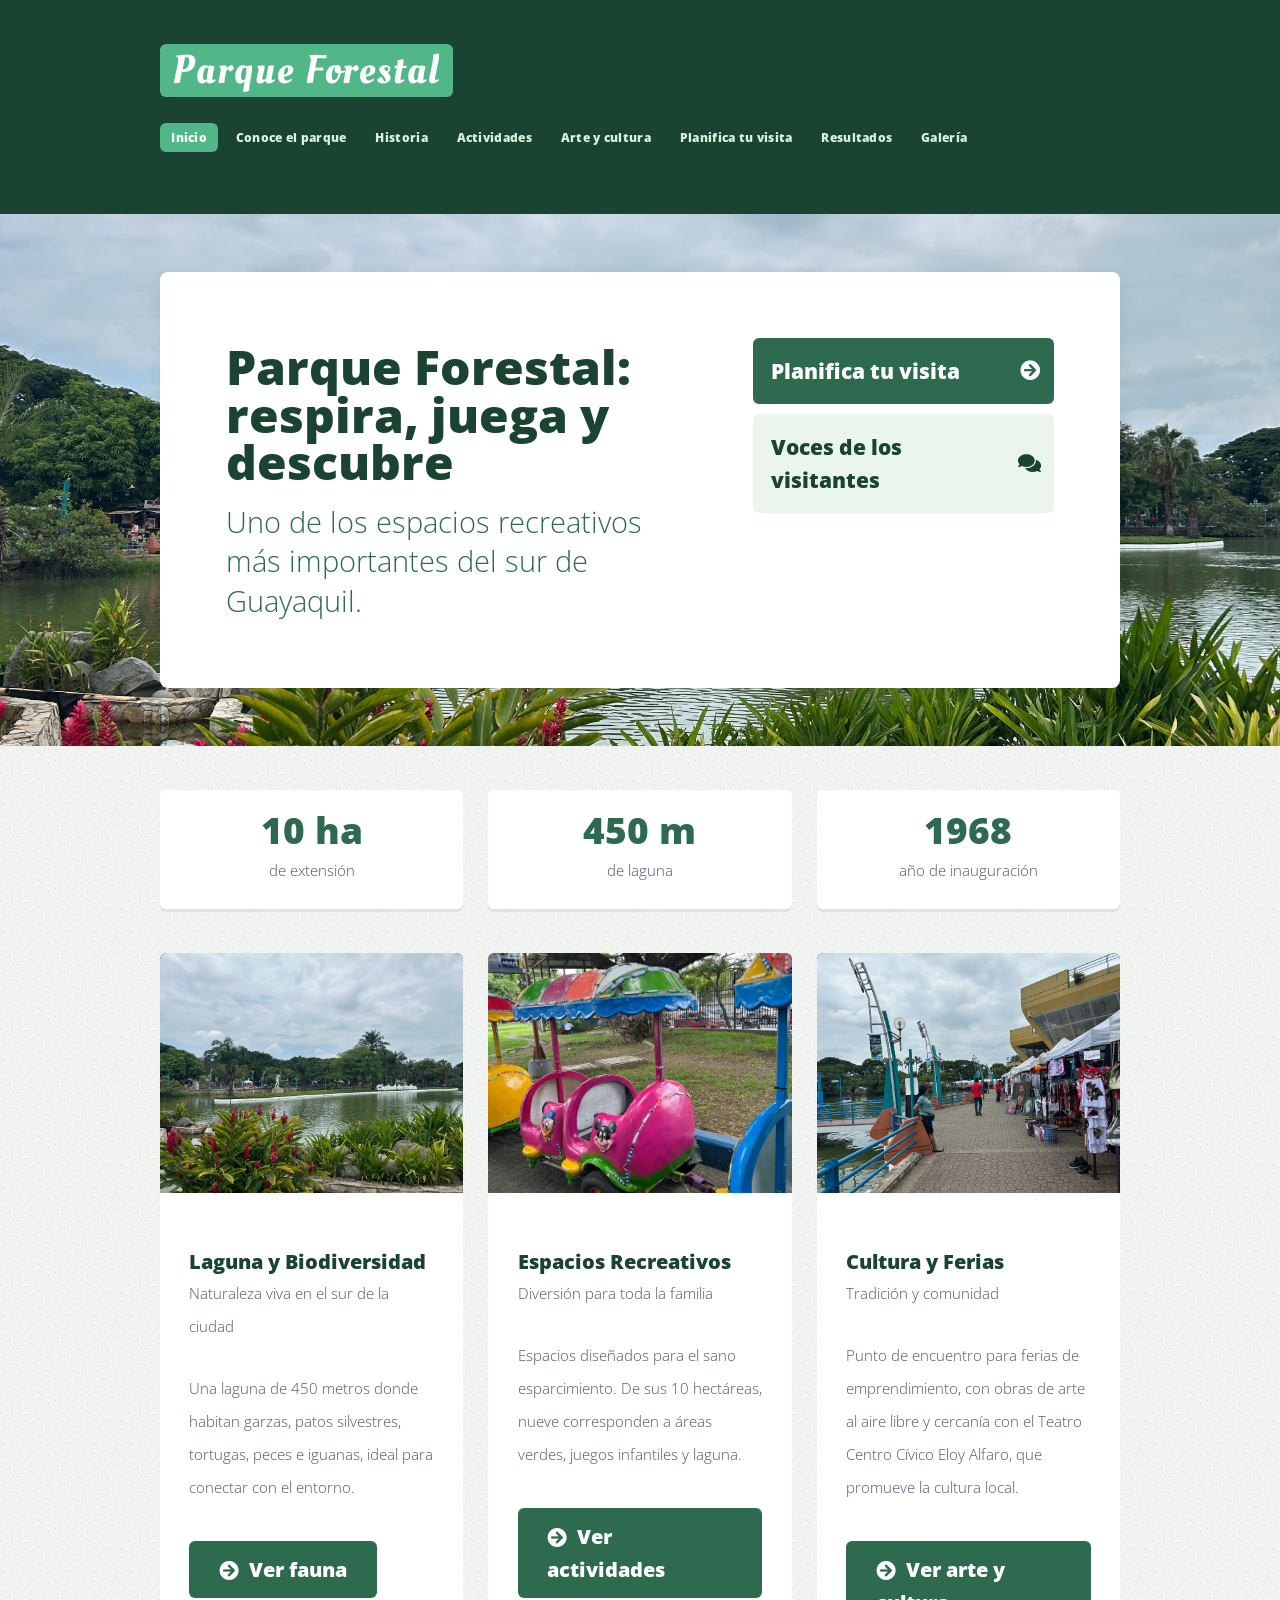
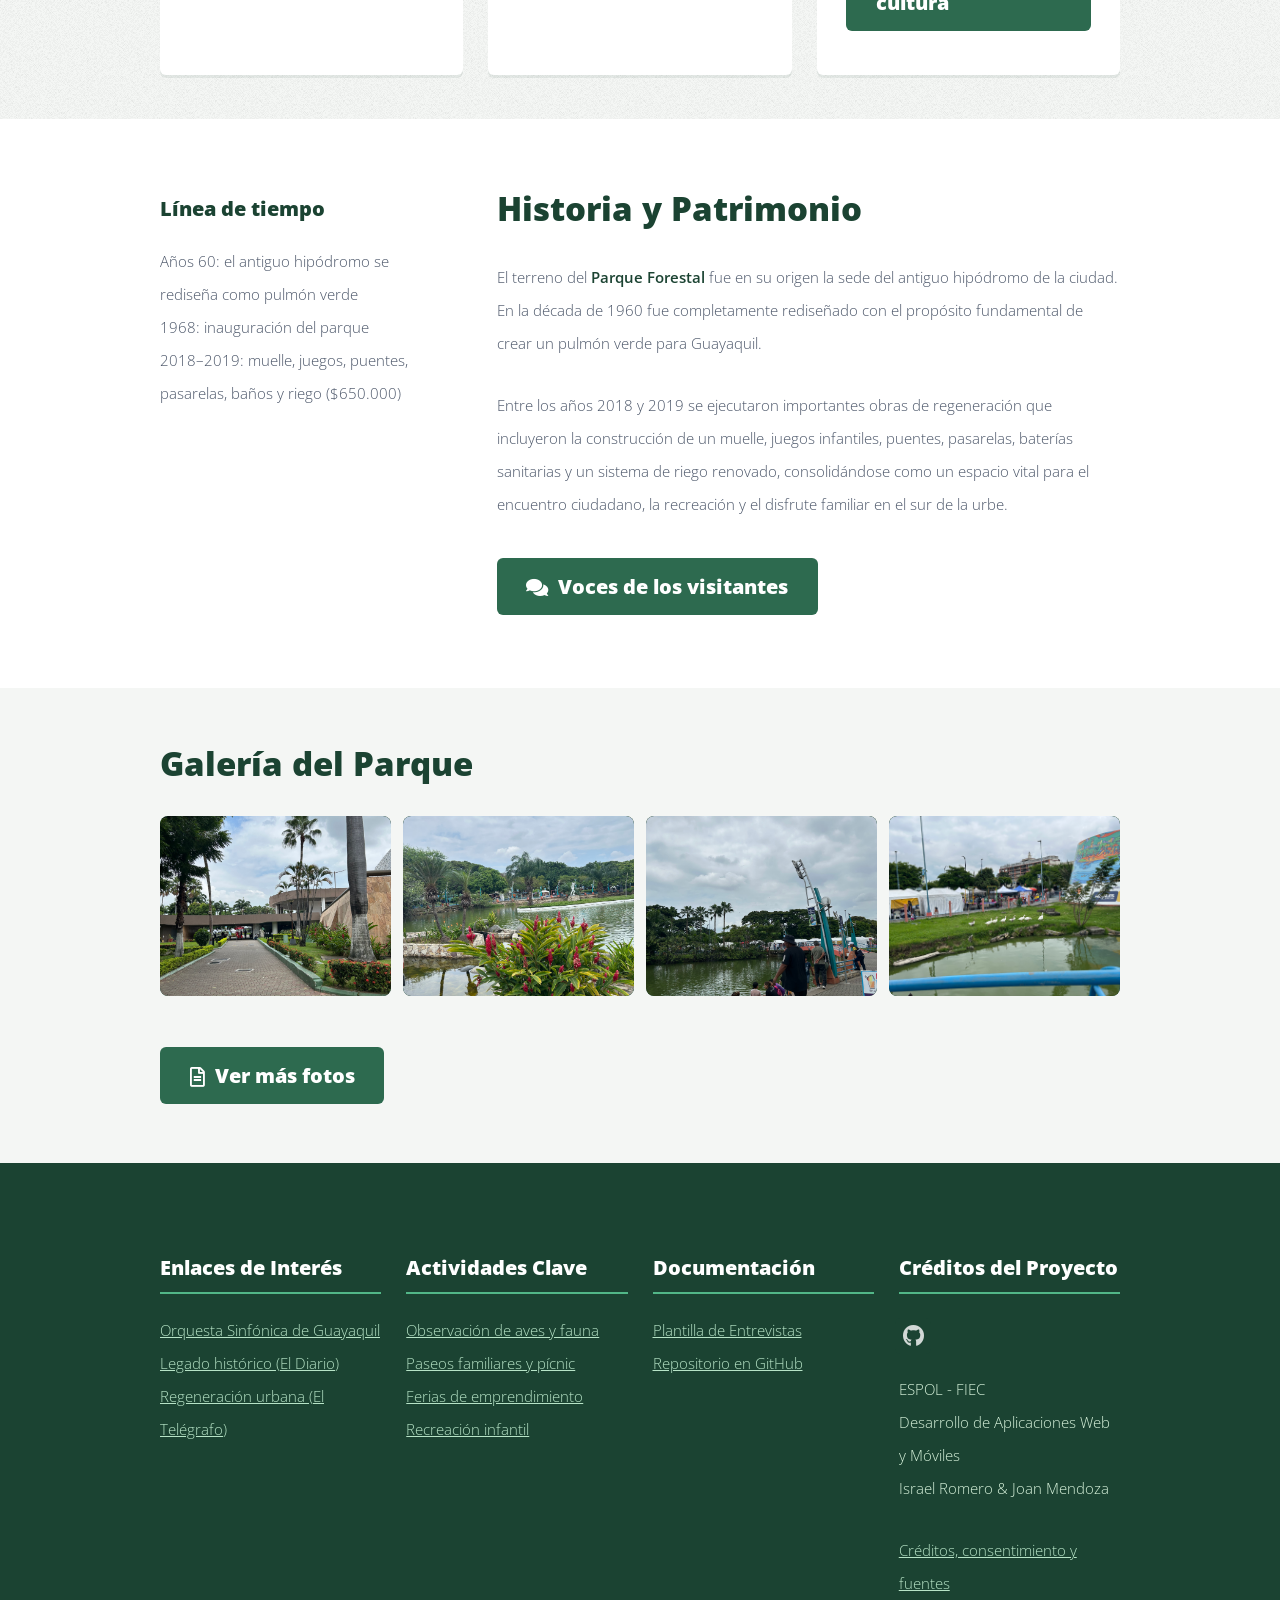
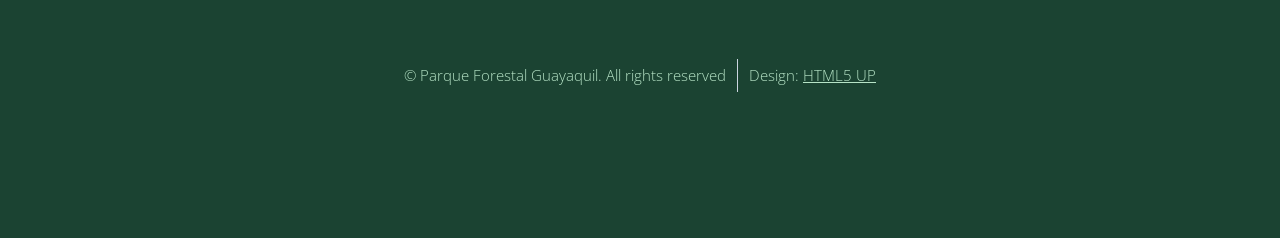
<file: index.html>
<!DOCTYPE HTML>
<!--
	Verti by HTML5 UP
	html5up.net | @ajlkn
	Free for personal and commercial use under the CCA 3.0 license (html5up.net/license)
-->
<html lang="es">
	<head>
		<title>Parque Forestal | Guayaquil</title>
		<meta charset="utf-8" />
		<meta name="viewport" content="width=device-width, initial-scale=1, user-scalable=no" />
		<link rel="stylesheet" href="assets/css/main.css" />
		<link rel="stylesheet" href="assets/css/custom.css" />
	</head>
	<body class="is-preload homepage">
		<div id="page-wrapper">

			<!-- Header -->
				<div id="header-wrapper">
					<header id="header" class="container">

						<!-- Logo -->
							<div id="logo">
								<h1><a href="index.html">Parque Forestal</a></h1>
							</div>

						<!-- Nav -->
							<nav id="nav">
								<ul>
									<li class="current"><a href="index.html">Inicio</a></li>
									<li><a href="index.html#features-wrapper">Conoce el parque</a></li>
									<li><a href="index.html#historia">Historia</a></li>
									<li><a href="actividades.html">Actividades</a>
										<ul>
											<li><a href="actividades.html#juegos">Juegos infantiles</a></li>
											<li><a href="actividades.html#fauna">Observación de fauna</a></li>
											<li><a href="actividades.html#picnic">Picnic y caminatas</a></li>
											<li><a href="actividades.html#feria">Feria de emprendedores</a></li>
										</ul></li>
									<li><a href="arte-cultura.html">Arte y cultura</a></li>
									<li><a href="planifica-tu-visita.html">Planifica tu visita</a></li>
									<li><a href="resultados.html">Resultados</a>
										<ul>
											<li><a href="resultados.html#cifras">El parque en cifras</a></li>
											<li><a href="resultados.html#voces">Voces de los visitantes</a></li>
										</ul></li>
									<li><a href="index.html#gallery-wrapper">Galería</a></li>
								</ul>
							</nav>
					</header>
				</div>

			<!-- Banner -->
				<div id="banner-wrapper">
					<div id="banner" class="box container">
						<div class="row">
							<div class="col-7 col-12-medium">
								<h2>Parque Forestal: respira, juega y descubre</h2>
								<p>Uno de los espacios recreativos más importantes del sur de Guayaquil.</p>
							</div>
							<div class="col-5 col-12-medium">
								<ul>
									<li><a href="planifica-tu-visita.html" class="button large icon solid fa-arrow-circle-right">Planifica tu visita</a></li>
									<li><a href="resultados.html#voces" class="button alt large icon solid fa-comments">Voces de los visitantes</a></li>
								</ul>
							</div>
						</div>
					</div>
				</div>

				<div id="cifras-wrapper"><div class="container"><div class="row">
					<div class="col-4 col-12-small"><section class="box"><h2>10 ha</h2><p>de extensión</p></section></div>
					<div class="col-4 col-12-small"><section class="box"><h2>450 m</h2><p>de laguna</p></section></div>
					<div class="col-4 col-12-small"><section class="box"><h2>1968</h2><p>año de inauguración</p></section></div>
				</div></div></div>

			<!-- Features -->
				<div id="features-wrapper">
					<div class="container">
						<div class="row">
							<div class="col-4 col-12-medium">

								<!-- Box -->
									<section class="box feature">
										<a href="actividades.html#fauna" class="image featured"><img src="images/lagunaBiodiversidad.png" alt="Laguna y Biodiversidad" /></a>
										<div class="inner">
											<header>
												<h2>Laguna y Biodiversidad</h2>
												<p>Naturaleza viva en el sur de la ciudad</p>
											</header>
											<p>Una laguna de 450 metros donde habitan garzas, patos silvestres, tortugas, peces e iguanas, ideal para conectar con el entorno.</p>
											<footer>
												<a href="actividades.html#fauna" class="button icon solid fa-arrow-circle-right">Ver fauna</a>
											</footer>
										</div>
									</section>
							</div>
							<div class="col-4 col-12-medium">

								<!-- Box -->
									<section class="box feature">
										<a href="actividades.html" class="image featured"><img src="images/espaciosRecreativos.png" alt="Áreas Infantiles y Recreación" /></a>
										<div class="inner">
											<header>
												<h2>Espacios Recreativos</h2>
												<p>Diversión para toda la familia</p>
											</header>
											<p>Espacios diseñados para el sano esparcimiento. De sus 10 hectáreas, nueve corresponden a áreas verdes, juegos infantiles y laguna.</p>
											<footer>
												<a href="actividades.html" class="button icon solid fa-arrow-circle-right">Ver actividades</a>
											</footer>
										</div>
									</section>

							</div>
							<div class="col-4 col-12-medium">

								<!-- Box -->
									<section class="box feature">
										<a href="arte-cultura.html" class="image featured"><img src="images/culturaFeria.png" alt="Arte, Cultura y Ferias" /></a>
										<div class="inner">
											<header>
												<h2>Cultura y Ferias</h2>
												<p>Tradición y comunidad</p>
											</header>
											<p>Punto de encuentro para ferias de emprendimiento, con obras de arte al aire libre y cercanía con el Teatro Centro Cívico Eloy Alfaro, que promueve la cultura local.</p>
											<footer>
												<a href="arte-cultura.html" class="button icon solid fa-arrow-circle-right">Ver arte y cultura</a>
											</footer>
										</div>
									</section>
							</div>
						</div>
					</div>
				</div>

			<!-- Main: Historia y Patrimonio -->
				<div id="main-wrapper">
					<div class="container">
						<div class="row gtr-200">
							<div class="col-4 col-12-medium">
								<div id="sidebar">

									<!-- Sidebar -->
										<section>
											<h3>Línea de tiempo</h3>
											<ul class="style2">
												<li>Años 60: el antiguo hipódromo se rediseña como pulmón verde</li>
												<li>1968: inauguración del parque</li>
												<li>2018–2019: muelle, juegos, puentes, pasarelas, baños y riego ($650.000)</li>
											</ul>
										</section>
								</div>
							</div>
							<div class="col-8 col-12-medium imp-medium">
								<div id="content">

									<!-- Content -->
										<section id="historia" class="last">
											<h2>Historia y Patrimonio</h2>
											<p>El terreno del <strong>Parque Forestal</strong> fue en su origen la sede del antiguo hipódromo de la ciudad. En la década de 1960 fue completamente rediseñado con el propósito fundamental de crear un pulmón verde para Guayaquil.</p>
											<p>Entre los años 2018 y 2019 se ejecutaron importantes obras de regeneración que incluyeron la construcción de un muelle, juegos infantiles, puentes, pasarelas, baterías sanitarias y un sistema de riego renovado, consolidándose como un espacio vital para el encuentro ciudadano, la recreación y el disfrute familiar en el sur de la urbe.</p>
											<footer>
												<a href="resultados.html#voces" class="button icon solid fa-comments">Voces de los visitantes</a>
											</footer>
										</section>

								</div>
							</div>
						</div>
					</div>
				</div>

				<div id="gallery-wrapper">
					<div class="container">
						<div class="row">
							<div class="col-12">
								<section class="widget thumbnails last">
									<h2>Galería del Parque</h2>
									<div class="grid">
										<div class="row gtr-50">
											<div class="col-3 col-6-medium"><a href="#foto1" class="image fit"><img src="images/galeriaOne.png" alt="Vista del parque" /></a></div>
											<div class="col-3 col-6-medium"><a href="#foto2" class="image fit"><img src="images/galeriaTwo.png" alt="Flora del parque" /></a></div>
											<div class="col-3 col-6-medium"><a href="#foto3" class="image fit"><img src="images/galeriaThree.png" alt="Áreas verdes" /></a></div>
											<div class="col-3 col-6-medium"><a href="#foto4" class="image fit"><img src="images/galeriaFour.png" alt="Fauna del parque" /></a></div>
										</div>
									</div>
									<a href="https://drive.google.com/drive/folders/1hmR8hURdBeHsbynlRwT2KclKO_pnuddm" target="_blank" rel="noopener" class="button icon fa-file-alt">Ver más fotos</a>
								</section>
							</div>
						</div>
					</div>

					<div id="foto1" class="lightbox">
						<a href="#gallery-wrapper" class="cerrar" aria-label="Cerrar">×</a>
						<figure>
							<img src="images/galeriaOne.png" alt="Vista del parque" />
							<figcaption>Vista del parque. Foto: Joan Mendoza, 11 de octubre.</figcaption>
						</figure>
					</div>
					<div id="foto2" class="lightbox">
						<a href="#gallery-wrapper" class="cerrar" aria-label="Cerrar">×</a>
						<figure>
							<img src="images/galeriaTwo.png" alt="Fauna del parque" />
							<figcaption>Fauna del parque. Foto: Joan Mendoza, 11 de octubre.</figcaption>
						</figure>
					</div>
					<div id="foto3" class="lightbox">
						<a href="#gallery-wrapper" class="cerrar" aria-label="Cerrar">×</a>
						<figure>
							<img src="images/galeriaThree.png" alt="Áreas verdes" />
							<figcaption>Áreas verdes. Foto: Joan Mendoza, 11 de octubre.</figcaption>
						</figure>
					</div>
					<div id="foto4" class="lightbox">
						<a href="#gallery-wrapper" class="cerrar" aria-label="Cerrar">×</a>
						<figure>
							<img src="images/galeriaFour.png" alt="Zona de juegos" />
							<figcaption>Zona de juegos. Foto: Joan Mendoza, 11 de octubre.</figcaption>
						</figure>
					</div>
				</div>

			<!-- Footer -->
				<div id="footer-wrapper">
					<footer id="footer" class="container">
						<div class="row">
							<div class="col-3 col-6-medium col-12-small">

								<!-- Links -->
									<section class="widget links">
										<h3>Enlaces de Interés</h3>
										<ul class="style2">
											<li><a href="https://www.culturaypatrimonio.gob.ec/orquesta-sinfonica-de-guayaquil-continua-celebrando-a-la-cultura/" target="_blank">Orquesta Sinfónica de Guayaquil</a></li>
											<li><a href="https://www.eldiario.ec/guayaquil/esculturas-bustos-y-naturaleza-el-legado-historico-del-parque-forestal-de-guayaquil-09102025/" target="_blank">Legado histórico (El Diario)</a></li>
											<li><a href="https://www.eltelegrafo.com.ec/noticias/ecuador/220/estado-parqueforestal-ministeriodecultura" target="_blank">Regeneración urbana (El Telégrafo)</a></li>
										</ul>
									</section>

							</div>
							<div class="col-3 col-6-medium col-12-small">

								<!-- Links -->
									<section class="widget links">
										<h3>Actividades Clave</h3>
										<ul class="style2">
											<li><a href="actividades.html#fauna">Observación de aves y fauna</a></li>
											<li><a href="actividades.html#picnic">Paseos familiares y pícnic</a></li>
											<li><a href="actividades.html#feria">Ferias de emprendimiento</a></li>
											<li><a href="actividades.html#juegos">Recreación infantil</a></li>
										</ul>
									</section>

							</div>
							<div class="col-3 col-6-medium col-12-small">

								<!-- Links -->
									<section class="widget links">
										<h3>Documentación</h3>
										<ul class="style2">
											<li><a href="https://drive.google.com/file/d/1EBYKV9MV5P-700V6gTw7AdXbWXUujnQy/view?usp=sharing" target="_blank">Plantilla de Entrevistas</a></li>
											<li><a href="https://github.com/Madakase/parque-forestal-guayaquil" target="_blank">Repositorio en GitHub</a></li>
										</ul>
									</section>

							</div>
							<div class="col-3 col-6-medium col-12-small">

								<!-- Contact -->
									<section class="widget contact last">
										<h3>Créditos del Proyecto</h3>
										<ul>
											<li><a href="https://github.com/Madakase/parque-forestal-guayaquil" target="_blank" rel="noopener" class="icon brands fa-github"><span class="label">GitHub</span></a></li>
										</ul>
										<p>ESPOL - FIEC<br />
										Desarrollo de Aplicaciones Web y Móviles<br />
										Israel Romero &amp; Joan Mendoza</p>
										<p><a href="creditos.html">Créditos, consentimiento y fuentes</a></p>
									</section>

							</div>
						</div>
						<div class="row">
							<div class="col-12">
								<div id="copyright">
									<ul class="menu">
										<li>&copy; Parque Forestal Guayaquil. All rights reserved</li><li>Design: <a href="http://html5up.net">HTML5 UP</a></li>
									</ul>
								</div>
							</div>
						</div>
					</footer>
				</div>

			</div>

		<!-- Scripts -->

			<script src="assets/js/jquery.min.js"></script>
			<script src="assets/js/jquery.dropotron.min.js"></script>
			<script src="assets/js/browser.min.js"></script>
			<script src="assets/js/breakpoints.min.js"></script>
			<script src="assets/js/util.js"></script>
			<script src="assets/js/main.js"></script>

	</body>
</html>
</file>
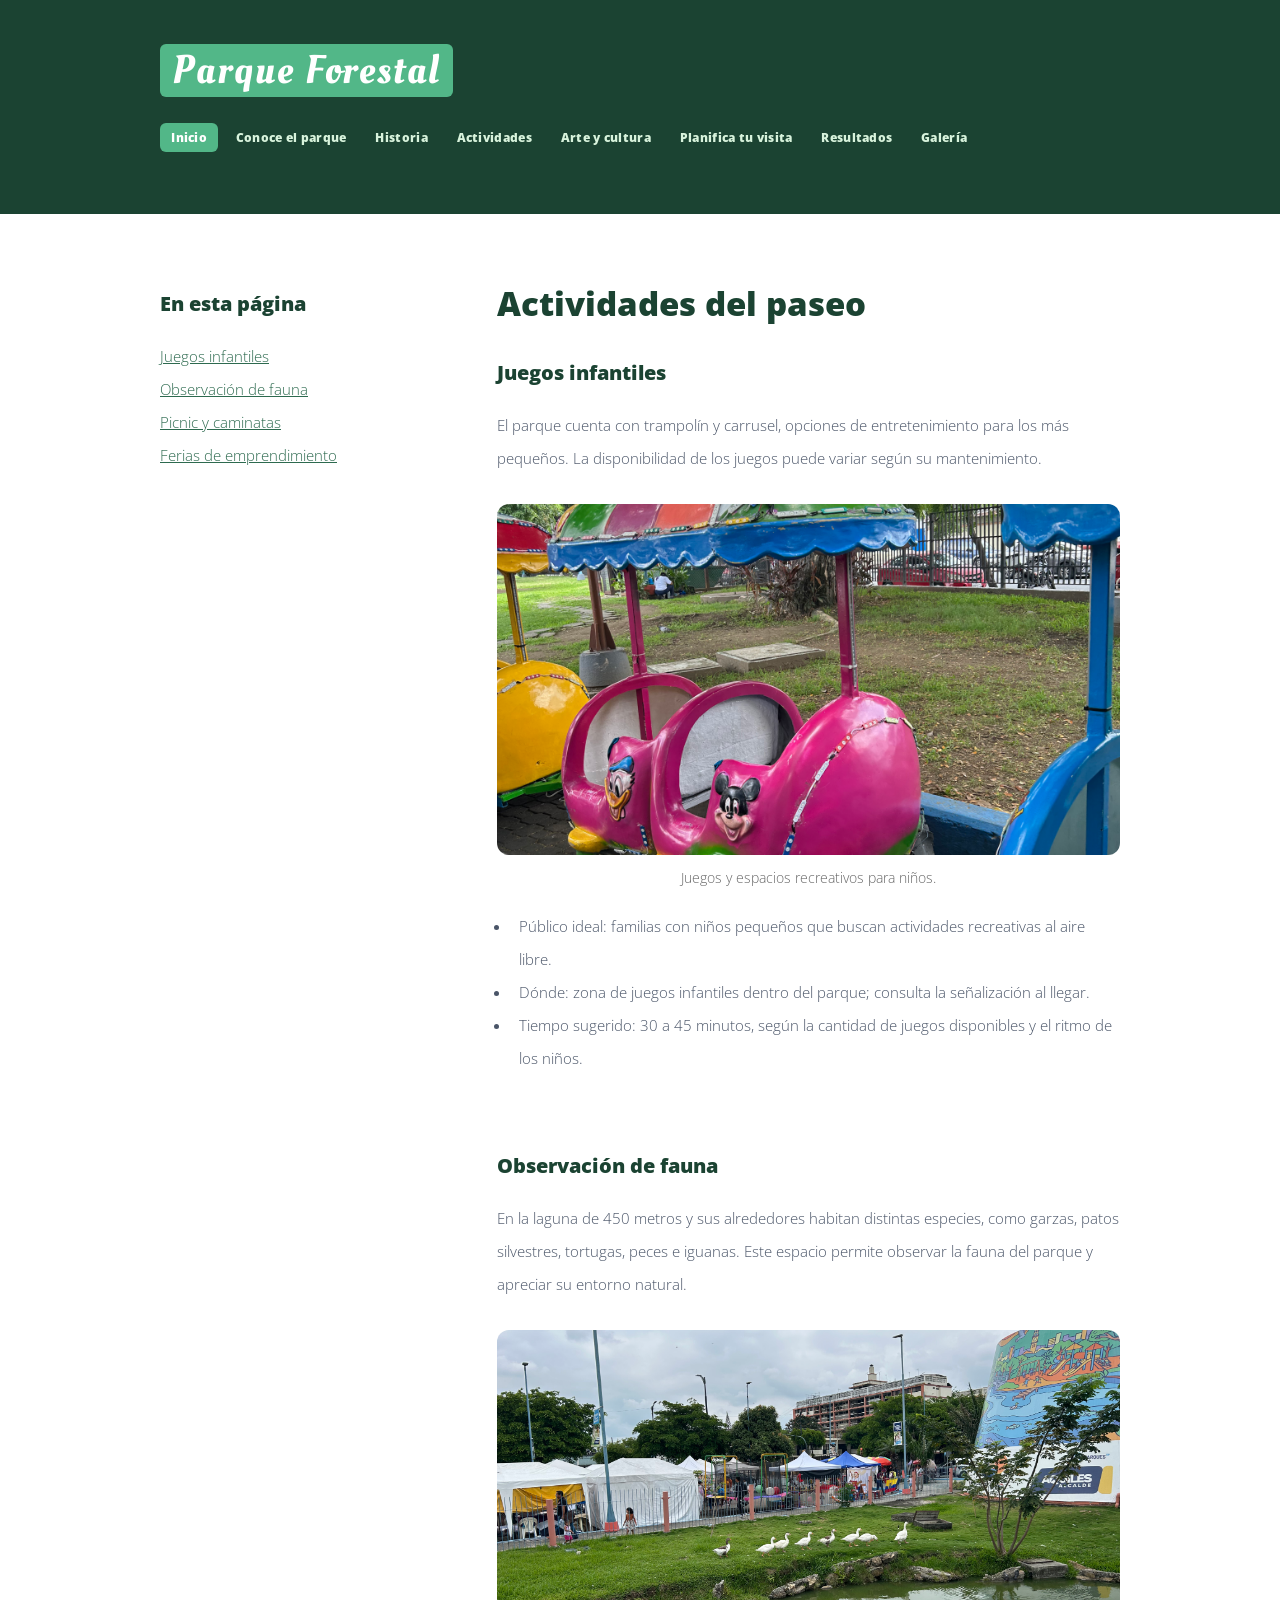
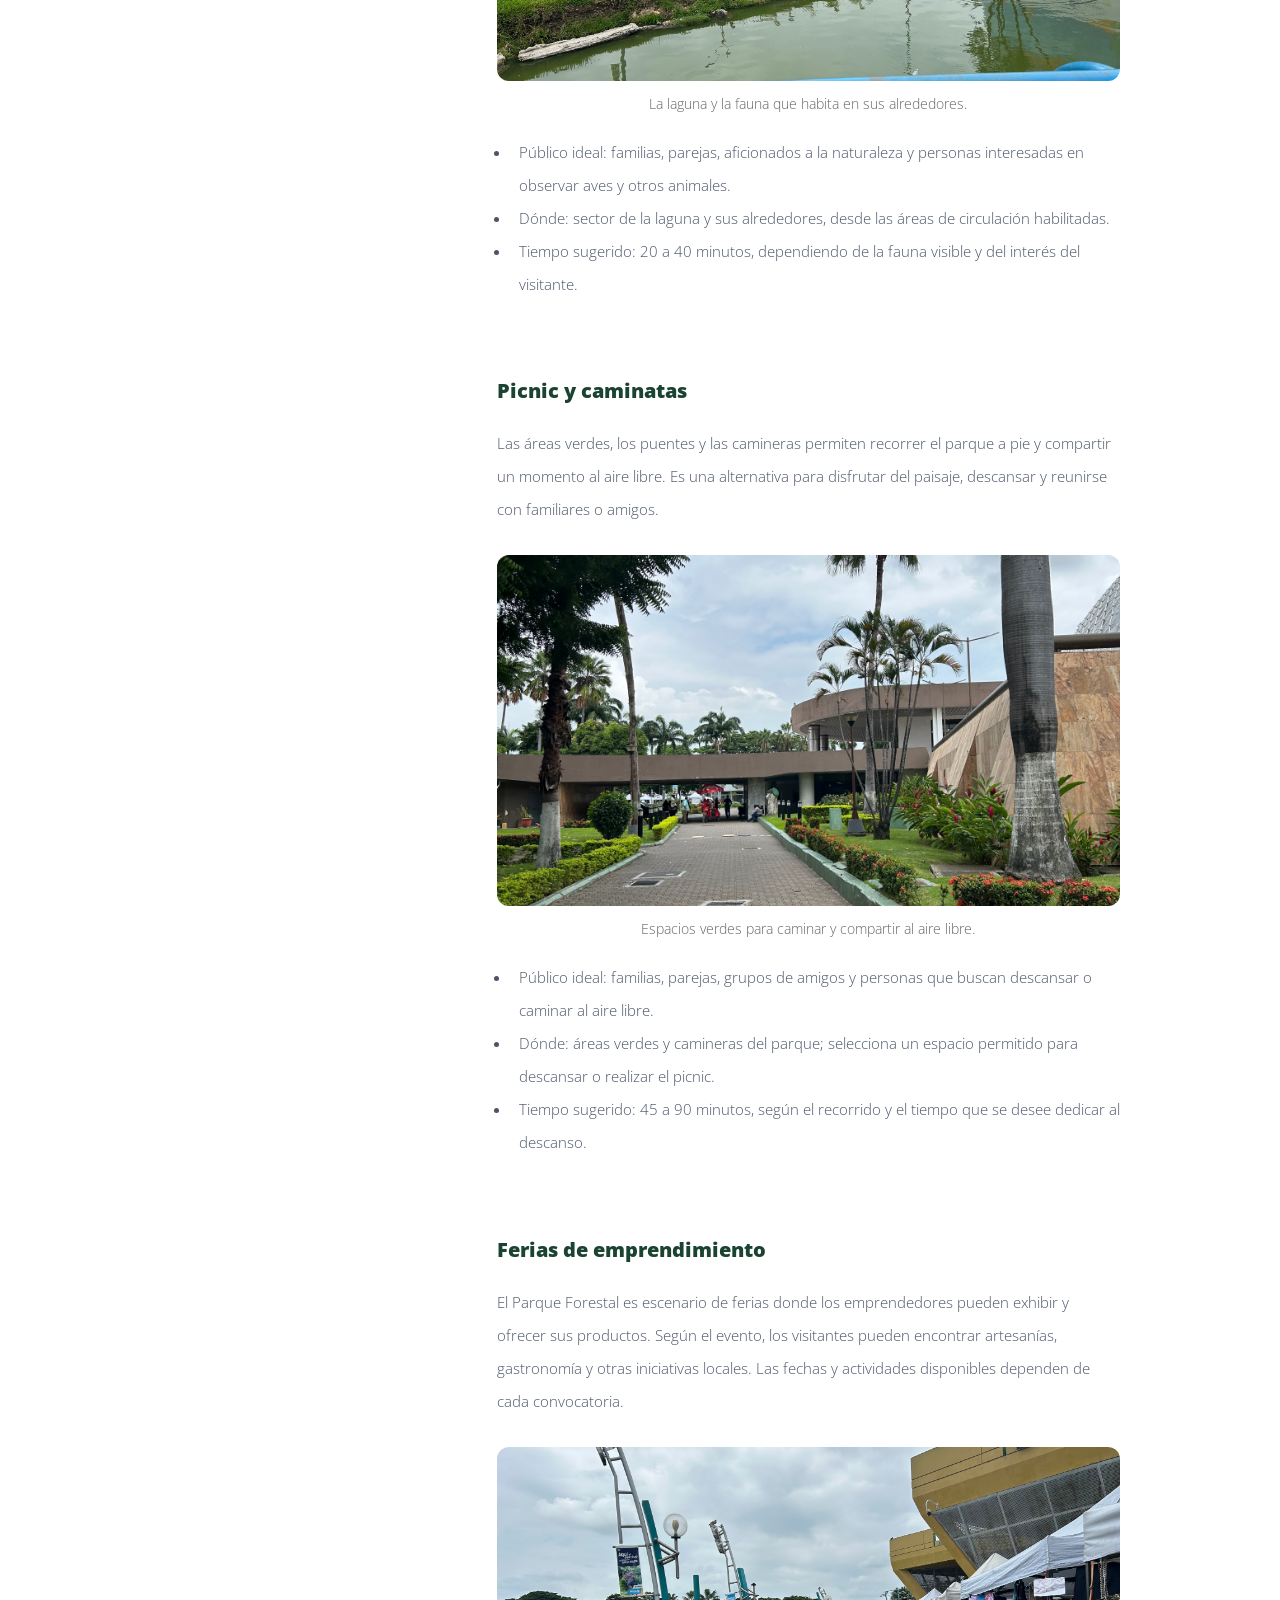
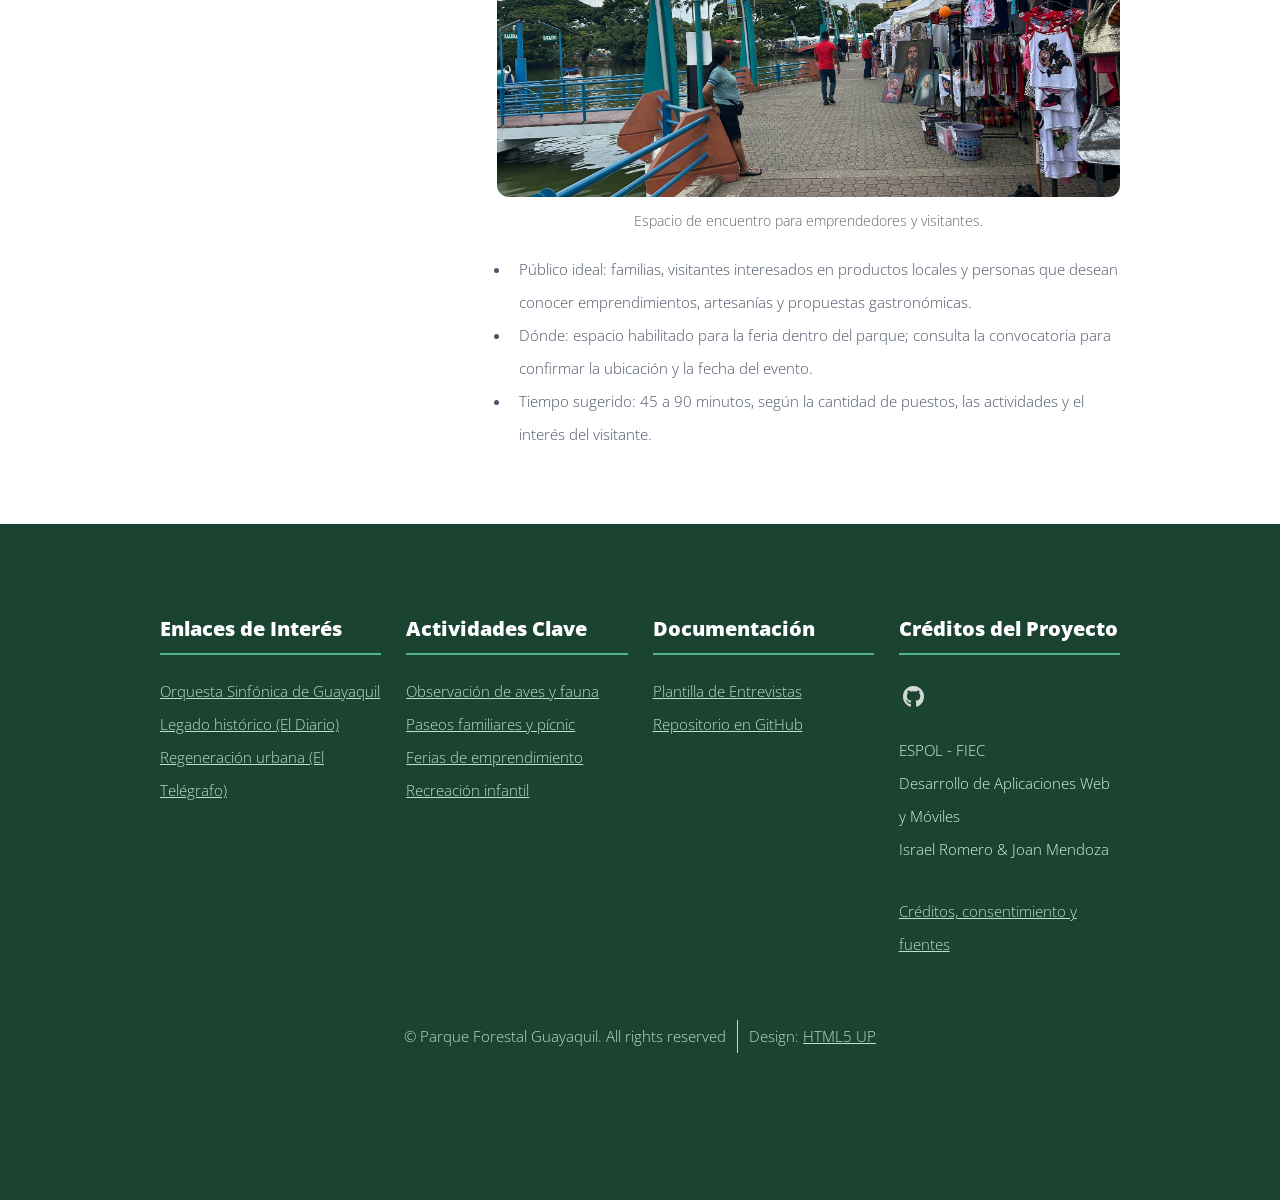
<file: actividades.html>
<!DOCTYPE HTML>
<!--
	Verti by HTML5 UP
	html5up.net | @ajlkn
	Free for personal and commercial use under the CCA 3.0 license (html5up.net/license)
-->
<html lang="es">
	<head>
		<title>Actividades | Parque Forestal </title>
		<meta charset="utf-8" />
		<meta name="viewport" content="width=device-width, initial-scale=1, user-scalable=no" />
		<link rel="stylesheet" href="assets/css/main.css" />
		<link rel="stylesheet" href="assets/css/custom.css" />
	</head>
	<body class="is-preload left-sidebar">
		<div id="page-wrapper">

			<!-- Header -->
				<div id="header-wrapper">
					<header id="header" class="container">

						<!-- Logo -->
							<div id="logo">
								<h1><a href="index.html">Parque Forestal</a></h1>
							</div>

						<!-- Nav -->
							<nav id="nav">
								<ul>
									<li class="current"><a href="index.html">Inicio</a></li>
									<li><a href="index.html#features-wrapper">Conoce el parque</a></li>
									<li><a href="index.html#historia">Historia</a></li>
									<li><a href="actividades.html">Actividades</a>
										<ul>
											<li><a href="actividades.html#juegos">Juegos infantiles</a></li>
											<li><a href="actividades.html#fauna">Observación de fauna</a></li>
											<li><a href="actividades.html#picnic">Picnic y caminatas</a></li>
											<li><a href="actividades.html#feria">Feria de emprendedores</a></li>
										</ul></li>
									<li><a href="arte-cultura.html">Arte y cultura</a></li>
									<li><a href="planifica-tu-visita.html">Planifica tu visita</a></li>
									<li><a href="resultados.html">Resultados</a>
										<ul>
											<li><a href="resultados.html#cifras">El parque en cifras</a></li>
											<li><a href="resultados.html#voces">Voces de los visitantes</a></li>
											
										</ul></li>
									<li><a href="index.html#gallery-wrapper">Galería</a></li>
								</ul>
							</nav>

					</header>
				</div>

			<!-- Main -->
				<div id="main-wrapper">
					<div class="container">
						<div class="row gtr-200">
							<div class="col-4 col-12-medium">
								<div id="sidebar">

									<!-- Sidebar -->
										<section>
											<h3>En esta página</h3>
											<ul class="style2">
												<li><a href="#juegos">Juegos infantiles</a></li>
												<li><a href="#fauna">Observación de fauna</a></li>
												<li><a href="#picnic">Picnic y caminatas</a></li>
												<li><a href="#feria">Ferias de emprendimiento</a></li>
											</ul>
										</section>

								</div>
							</div>
							<div class="col-8 col-12-medium imp-medium">
								<div id="content">

									<!-- Content -->
										<article>

											<h2>Actividades del paseo</h2>

											<section id="juegos">
												<h3>Juegos infantiles</h3>
												<p>
													El parque cuenta con trampolín y carrusel, opciones de
													entretenimiento para los más pequeños. La disponibilidad
													de los juegos puede variar según su mantenimiento.
												</p>

												<figure style="max-width:760px; margin:1rem auto;">
													<img
														src="images/espaciosRecreativos.png"
														alt="Juegos infantiles del Parque Forestal"
														loading="lazy"
														style="display:block; width:100%; aspect-ratio:16 / 9;
															object-fit:cover; border-radius:12px;"
													>
													<figcaption style="text-align:center; font-size:0.9rem;
																	color:#666; margin-top:0.4rem;">
														Juegos y espacios recreativos para niños.
													</figcaption>
												</figure>

												<ul>
													<li>
														Público ideal: familias con niños pequeños que buscan
														actividades recreativas al aire libre.
													</li>
													<li>
														Dónde: zona de juegos infantiles dentro del parque;
														consulta la señalización al llegar.
													</li>
													<li>
														Tiempo sugerido: 30 a 45 minutos, según la cantidad de
														juegos disponibles y el ritmo de los niños.
													</li>
												</ul>
											</section>

											<section id="fauna">
												<h3>Observación de fauna</h3>
												<p>
													En la laguna de 450 metros y sus alrededores habitan
													distintas especies, como garzas, patos silvestres,
													tortugas, peces e iguanas. Este espacio permite observar
													la fauna del parque y apreciar su entorno natural.
												</p>

												<figure style="max-width:760px; margin:1rem auto;">
													<img
														src="images/galeriaFour.png"
														alt="Fauna presente en la laguna del Parque Forestal"
														loading="lazy"
														style="display:block; width:100%; aspect-ratio:16 / 9;
															object-fit:cover; border-radius:12px;"
													>
													<figcaption style="text-align:center; font-size:0.9rem;
																	color:#666; margin-top:0.4rem;">
														La laguna y la fauna que habita en sus alrededores.
													</figcaption>
												</figure>

												<ul>
													<li>
														Público ideal: familias, parejas, aficionados a la
														naturaleza y personas interesadas en observar aves
														y otros animales.
													</li>
													<li>
														Dónde: sector de la laguna y sus alrededores, desde
														las áreas de circulación habilitadas.
													</li>
													<li>
														Tiempo sugerido: 20 a 40 minutos, dependiendo de la
														fauna visible y del interés del visitante.
													</li>
												</ul>
											</section>

											<section id="picnic">
												<h3>Picnic y caminatas</h3>
												<p>
													Las áreas verdes, los puentes y las camineras permiten
													recorrer el parque a pie y compartir un momento al aire
													libre. Es una alternativa para disfrutar del paisaje,
													descansar y reunirse con familiares o amigos.
												</p>

												<figure style="max-width:760px; margin:1rem auto;">
													<img
														src="images/galeriaOne.png"
														alt="Áreas verdes y senderos del Parque Forestal"
														loading="lazy"
														style="display:block; width:100%; aspect-ratio:16 / 9;
															object-fit:cover; border-radius:12px;"
													>
													<figcaption style="text-align:center; font-size:0.9rem;
																	color:#666; margin-top:0.4rem;">
														Espacios verdes para caminar y compartir al aire libre.
													</figcaption>
												</figure>

												<ul>
													<li>
														Público ideal: familias, parejas, grupos de amigos
														y personas que buscan descansar o caminar al aire libre.
													</li>
													<li>
														Dónde: áreas verdes y camineras del parque; selecciona
														un espacio permitido para descansar o realizar el picnic.
													</li>
													<li>
														Tiempo sugerido: 45 a 90 minutos, según el recorrido
														y el tiempo que se desee dedicar al descanso.
													</li>
												</ul>
											</section>

											<section id="feria">
												<h3>Ferias de emprendimiento</h3>
												<p>
													El Parque Forestal es escenario de ferias donde los
													emprendedores pueden exhibir y ofrecer sus productos.
													Según el evento, los visitantes pueden encontrar
													artesanías, gastronomía y otras iniciativas locales.
													Las fechas y actividades disponibles dependen de cada
													convocatoria.
												</p>

												<figure style="max-width:760px; margin:1rem auto;">
													<img
														src="images/culturaFeria.png"
														alt="Feria de emprendimientos en el Parque Forestal"
														loading="lazy"
														style="display:block; width:100%; aspect-ratio:16 / 9;
															object-fit:cover; border-radius:12px;"
													>
													<figcaption style="text-align:center; font-size:0.9rem;
																	color:#666; margin-top:0.4rem;">
														Espacio de encuentro para emprendedores y visitantes.
													</figcaption>
												</figure>

												<ul>
													<li>
														Público ideal: familias, visitantes interesados en
														productos locales y personas que desean conocer
														emprendimientos, artesanías y propuestas gastronómicas.
													</li>
													<li>
														Dónde: espacio habilitado para la feria dentro del
														parque; consulta la convocatoria para confirmar la
														ubicación y la fecha del evento.
													</li>
													<li>
														Tiempo sugerido: 45 a 90 minutos, según la cantidad
														de puestos, las actividades y el interés del visitante.
													</li>
												</ul>
											</section>

										</article>
								</div>
							</div>
						</div>
					</div>
				</div>

			<!-- Footer -->
				<div id="footer-wrapper">
					<footer id="footer" class="container">
						<div class="row">
							<div class="col-3 col-6-medium col-12-small">

								<!-- Links -->
									<section class="widget links">
										<h3>Enlaces de Interés</h3>
										<ul class="style2">
											<li><a href="https://www.culturaypatrimonio.gob.ec/orquesta-sinfonica-de-guayaquil-continua-celebrando-a-la-cultura/" target="_blank">Orquesta Sinfónica de Guayaquil</a></li>
											<li><a href="https://www.eldiario.ec/guayaquil/esculturas-bustos-y-naturaleza-el-legado-historico-del-parque-forestal-de-guayaquil-09102025/" target="_blank">Legado histórico (El Diario)</a></li>
											<li><a href="https://www.eltelegrafo.com.ec/noticias/ecuador/220/estado-parqueforestal-ministeriodecultura" target="_blank">Regeneración urbana (El Telégrafo)</a></li>
										</ul>
									</section>

							</div>
							<div class="col-3 col-6-medium col-12-small">

								<!-- Links -->
									<section class="widget links">
										<h3>Actividades Clave</h3>
										<ul class="style2">
											<li><a href="actividades.html#fauna">Observación de aves y fauna</a></li>
											<li><a href="actividades.html#picnic">Paseos familiares y pícnic</a></li>
											<li><a href="actividades.html#feria">Ferias de emprendimiento</a></li>
											<li><a href="actividades.html#juegos">Recreación infantil</a></li>
										</ul>
									</section>

							</div>
							<div class="col-3 col-6-medium col-12-small">

								<!-- Links -->
									<section class="widget links">
										<h3>Documentación</h3>
										<ul class="style2">
											<li><a href="https://drive.google.com/file/d/1EBYKV9MV5P-700V6gTw7AdXbWXUujnQy/view?usp=sharing" target="_blank">Plantilla de Entrevistas</a></li>
											<li><a href="https://github.com/Madakase/parque-forestal-guayaquil" target="_blank">Repositorio en GitHub</a></li>
										</ul>
									</section>

							</div>
							<div class="col-3 col-6-medium col-12-small">

								<!-- Contact -->
									<section class="widget contact last">
										<h3>Créditos del Proyecto</h3>
										<ul>
											<li><a href="https://github.com/Madakase/parque-forestal-guayaquil" target="_blank" rel="noopener" class="icon brands fa-github"><span class="label">GitHub</span></a></li>
										</ul>
										<p>ESPOL - FIEC<br />
										Desarrollo de Aplicaciones Web y Móviles<br />
										Israel Romero &amp; Joan Mendoza</p>
										<p><a href="creditos.html">Créditos, consentimiento y fuentes</a></p>
									</section>

							</div>
						</div>
						<div class="row">
							<div class="col-12">
								<div id="copyright">
									<ul class="menu">
										<li>&copy; Parque Forestal Guayaquil. All rights reserved</li><li>Design: <a href="http://html5up.net">HTML5 UP</a></li>
									</ul>
								</div>
							</div>
						</div>
					</footer>
				</div>

			</div>

		<!-- Scripts -->

			<script src="assets/js/jquery.min.js"></script>
			<script src="assets/js/jquery.dropotron.min.js"></script>
			<script src="assets/js/browser.min.js"></script>
			<script src="assets/js/breakpoints.min.js"></script>
			<script src="assets/js/util.js"></script>
			<script src="assets/js/main.js"></script>

	</body>
</html>
</file>
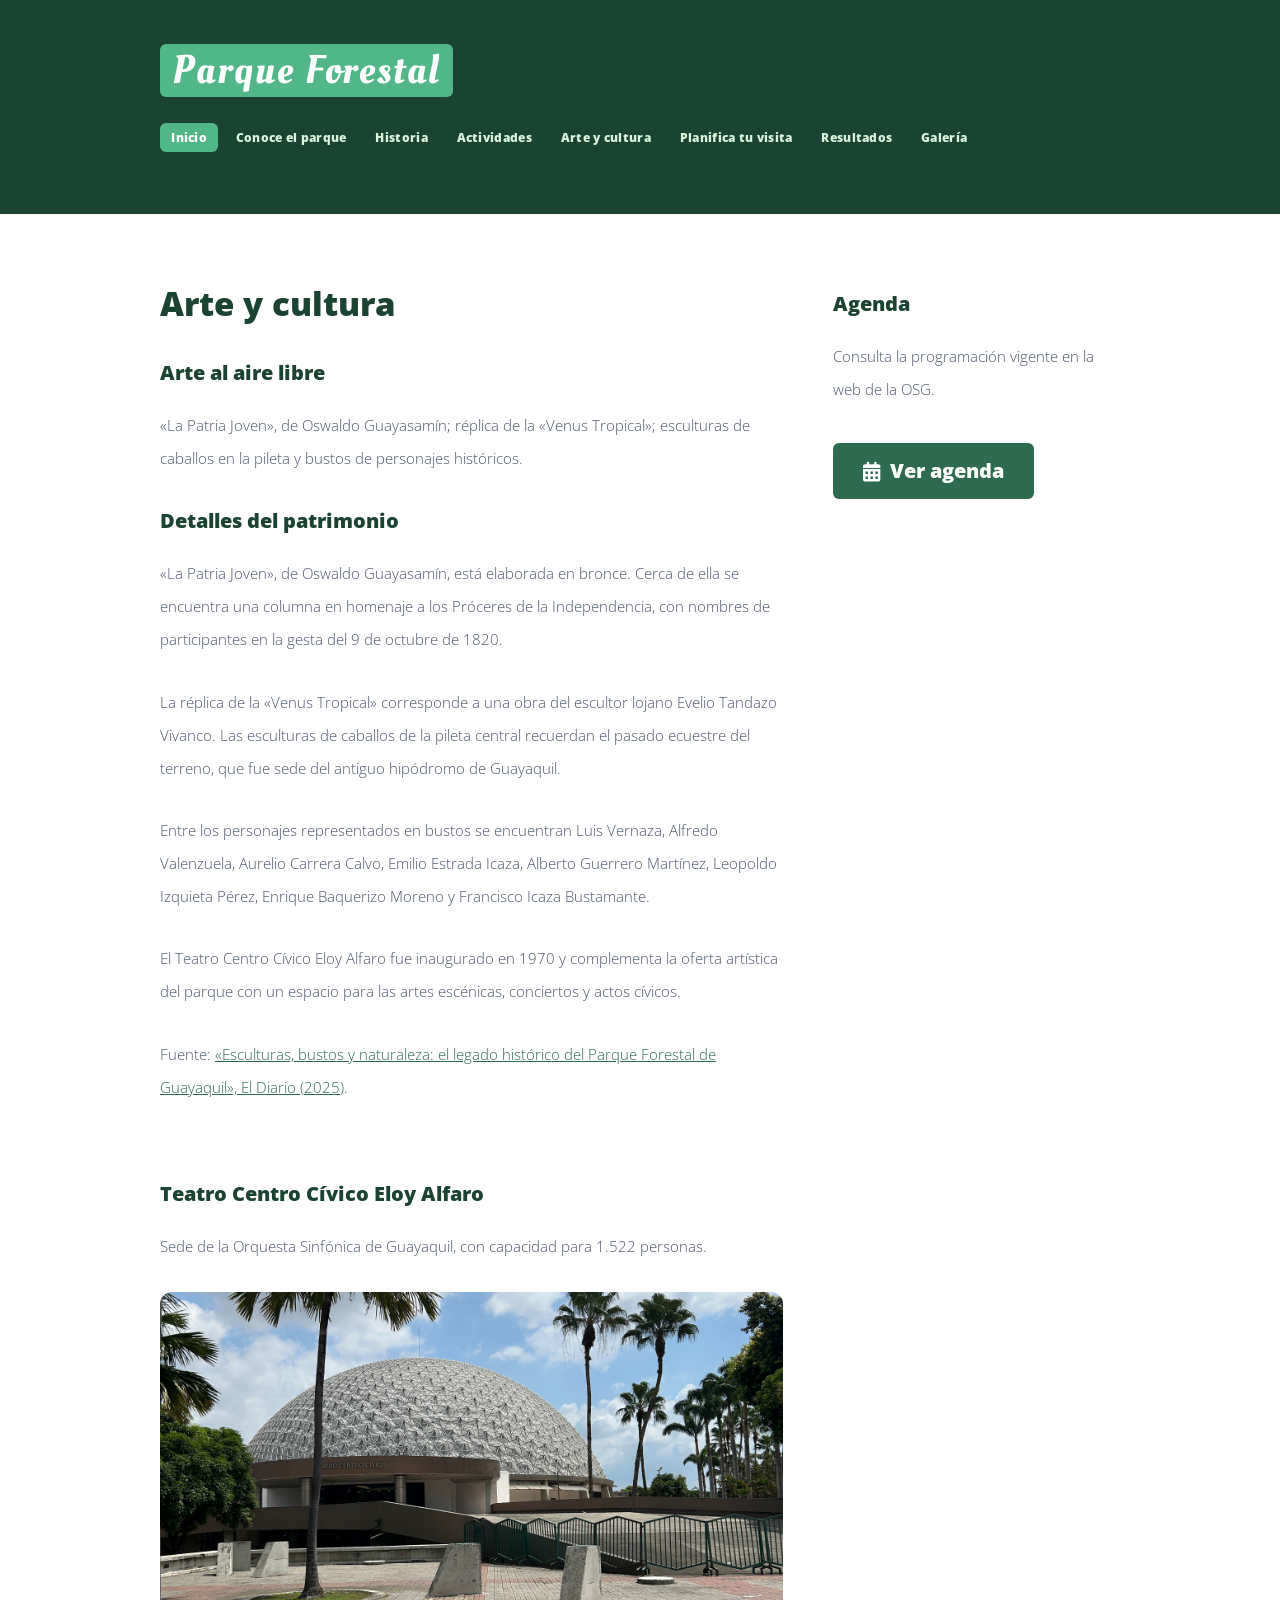
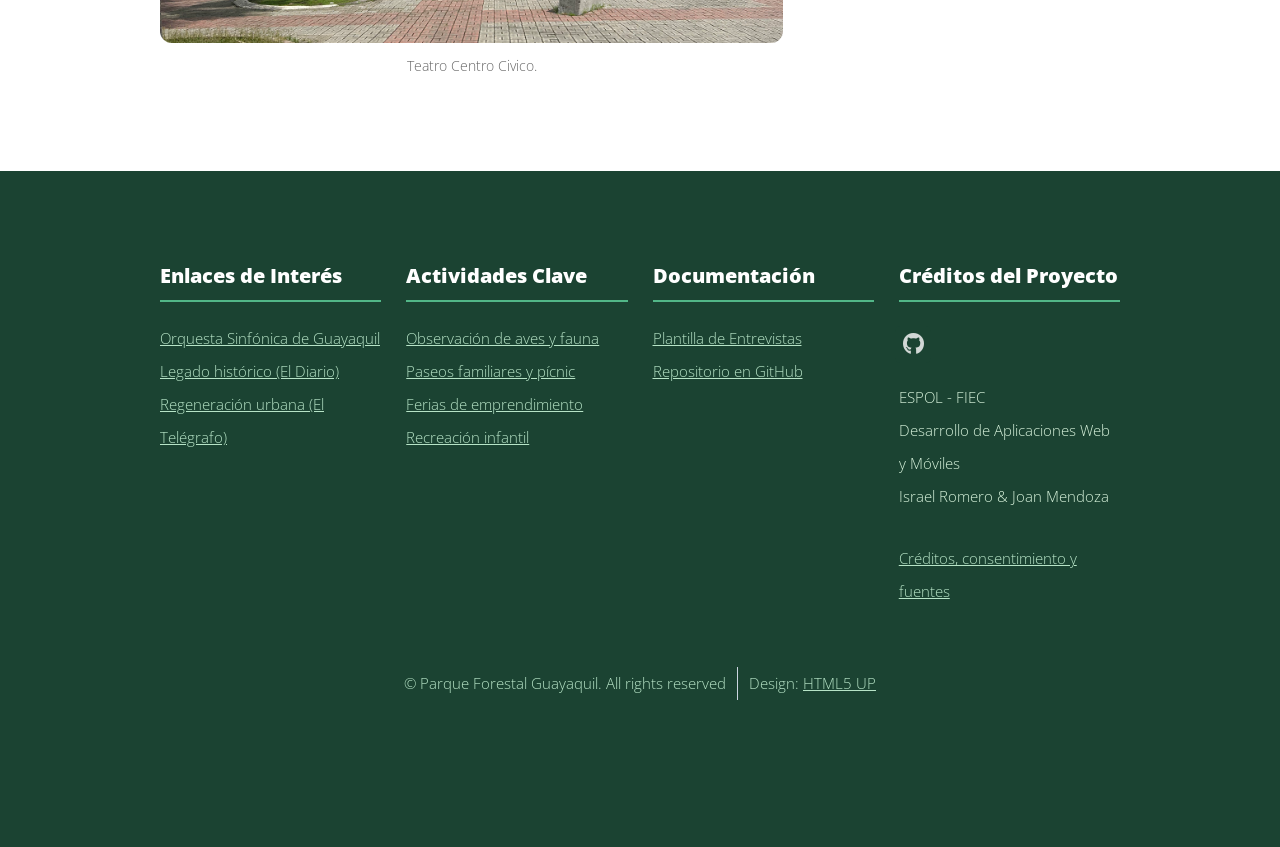
<file: arte-cultura.html>
<!DOCTYPE HTML>
<!--
	Verti by HTML5 UP
	html5up.net | @ajlkn
	Free for personal and commercial use under the CCA 3.0 license (html5up.net/license)
-->
<html lang="es">
	<head>
		<title>Arte y Cultura | Parque Forestal</title>
		<meta charset="utf-8" />
		<meta name="viewport" content="width=device-width, initial-scale=1, user-scalable=no" />
		<link rel="stylesheet" href="assets/css/main.css" />
		<link rel="stylesheet" href="assets/css/custom.css" />
	</head>
	<body class="is-preload right-sidebar">
		<div id="page-wrapper">

			<!-- Header -->
				<div id="header-wrapper">
					<header id="header" class="container">

						<!-- Logo -->
							<div id="logo">
								<h1><a href="index.html">Parque Forestal</a></h1>
							</div>

						<!-- Nav -->
							<nav id="nav">
								<ul>
									<li class="current"><a href="index.html">Inicio</a></li>
									<li><a href="index.html#features-wrapper">Conoce el parque</a></li>
									<li><a href="index.html#historia">Historia</a></li>
									<li><a href="actividades.html">Actividades</a>
										<ul>
											<li><a href="actividades.html#juegos">Juegos infantiles</a></li>
											<li><a href="actividades.html#fauna">Observación de fauna</a></li>
											<li><a href="actividades.html#picnic">Picnic y caminatas</a></li>
											<li><a href="actividades.html#feria">Feria de emprendedores</a></li>
										</ul></li>
									<li><a href="arte-cultura.html">Arte y cultura</a></li>
									<li><a href="planifica-tu-visita.html">Planifica tu visita</a></li>
									<li><a href="resultados.html">Resultados</a>
										<ul>
											<li><a href="resultados.html#cifras">El parque en cifras</a></li>
											<li><a href="resultados.html#voces">Voces de los visitantes</a></li>
										</ul></li>
									<li><a href="index.html#gallery-wrapper">Galería</a></li>
								</ul>
							</nav>

					</header>
				</div>

			<!-- Main -->
				<div id="main-wrapper">
					<div class="container">
						<div class="row gtr-200">
							<div class="col-8 col-12-medium">
								<div id="content">

									<!-- Content -->
										<article>

											<h2>Arte y cultura</h2>

											<h3>Arte al aire libre</h3>
											<p>«La Patria Joven», de Oswaldo Guayasamín; réplica de la «Venus Tropical»; esculturas de caballos en la pileta y bustos de personajes históricos.</p>
											<section class="detalle-patrimonial">
												<h3>Detalles del patrimonio</h3>
												<p>«La Patria Joven», de Oswaldo Guayasamín, está elaborada en bronce. Cerca de ella se encuentra una columna en homenaje a los Próceres de la Independencia, con nombres de participantes en la gesta del 9 de octubre de 1820.</p>
												<p>La réplica de la «Venus Tropical» corresponde a una obra del escultor lojano Evelio Tandazo Vivanco. Las esculturas de caballos de la pileta central recuerdan el pasado ecuestre del terreno, que fue sede del antiguo hipódromo de Guayaquil.</p>
												<p>Entre los personajes representados en bustos se encuentran Luis Vernaza, Alfredo Valenzuela, Aurelio Carrera Calvo, Emilio Estrada Icaza, Alberto Guerrero Martínez, Leopoldo Izquieta Pérez, Enrique Baquerizo Moreno y Francisco Icaza Bustamante.</p>
												<p>El Teatro Centro Cívico Eloy Alfaro fue inaugurado en 1970 y complementa la oferta artística del parque con un espacio para las artes escénicas, conciertos y actos cívicos.</p>
												<p>Fuente: <a href="https://www.eldiario.ec/guayaquil/esculturas-bustos-y-naturaleza-el-legado-historico-del-parque-forestal-de-guayaquil-09102025/" target="_blank" rel="noopener">«Esculturas, bustos y naturaleza: el legado histórico del Parque Forestal de Guayaquil», El Diario (2025)</a>.</p>
											</section>

											<h3>Teatro Centro Cívico Eloy Alfaro</h3>
											<p>Sede de la Orquesta Sinfónica de Guayaquil, con capacidad para 1.522 personas.</p>

											<figure style="max-width:760px; margin:1rem auto;">
													<img
														src="images/teatroCivico.png"
														alt="Teatro Centro Cívico"
														loading="lazy"
														style="display:block; width:100%; aspect-ratio:16 / 9;
															object-fit:cover; border-radius:12px;"
													>
													<figcaption style="text-align:center; font-size:0.9rem;
																	color:#666; margin-top:0.4rem;">
														Teatro Centro Civico.
													</figcaption>
												</figure>

										</article>
								</div>
							</div>
							<div class="col-4 col-12-medium">
								<div id="sidebar">

									<!-- Sidebar -->
										<section>
											<h3>Agenda</h3>
											<p>Consulta la programación vigente en la web de la OSG.</p>
											<footer>
												<a href="https://osg.gob.ec/eventos/" target="_blank" rel="noopener" class="button icon solid fa-calendar-alt">Ver agenda</a>
											</footer>
										</section>

								</div>
							</div>
						</div>
					</div>
				</div>

			<!-- Footer -->
				<div id="footer-wrapper">
					<footer id="footer" class="container">
						<div class="row">
							<div class="col-3 col-6-medium col-12-small">

								<!-- Links -->
									<section class="widget links">
										<h3>Enlaces de Interés</h3>
										<ul class="style2">
											<li><a href="https://www.culturaypatrimonio.gob.ec/orquesta-sinfonica-de-guayaquil-continua-celebrando-a-la-cultura/" target="_blank">Orquesta Sinfónica de Guayaquil</a></li>
											<li><a href="https://www.eldiario.ec/guayaquil/esculturas-bustos-y-naturaleza-el-legado-historico-del-parque-forestal-de-guayaquil-09102025/" target="_blank">Legado histórico (El Diario)</a></li>
											<li><a href="https://www.eltelegrafo.com.ec/noticias/ecuador/220/estado-parqueforestal-ministeriodecultura" target="_blank">Regeneración urbana (El Telégrafo)</a></li>
										</ul>
									</section>

							</div>
							<div class="col-3 col-6-medium col-12-small">

								<!-- Links -->
									<section class="widget links">
										<h3>Actividades Clave</h3>
										<ul class="style2">
											<li><a href="actividades.html#fauna">Observación de aves y fauna</a></li>
											<li><a href="actividades.html#picnic">Paseos familiares y pícnic</a></li>
											<li><a href="actividades.html#feria">Ferias de emprendimiento</a></li>
											<li><a href="actividades.html#juegos">Recreación infantil</a></li>
										</ul>
									</section>

							</div>
							<div class="col-3 col-6-medium col-12-small">

								<!-- Links -->
									<section class="widget links">
										<h3>Documentación</h3>
										<ul class="style2">
											<li><a href="https://drive.google.com/file/d/1EBYKV9MV5P-700V6gTw7AdXbWXUujnQy/view?usp=sharing" target="_blank">Plantilla de Entrevistas</a></li>
											<li><a href="https://github.com/Madakase/parque-forestal-guayaquil" target="_blank">Repositorio en GitHub</a></li>
										</ul>
									</section>

							</div>
							<div class="col-3 col-6-medium col-12-small">

								<!-- Contact -->
									<section class="widget contact last">
										<h3>Créditos del Proyecto</h3>
										<ul>
											<li><a href="https://github.com/Madakase/parque-forestal-guayaquil" target="_blank" rel="noopener" class="icon brands fa-github"><span class="label">GitHub</span></a></li>
										</ul>
										<p>ESPOL - FIEC<br />
										Desarrollo de Aplicaciones Web y Móviles<br />
										Israel Romero &amp; Joan Mendoza</p>
										<p><a href="creditos.html">Créditos, consentimiento y fuentes</a></p>
									</section>

							</div>
						</div>
						<div class="row">
							<div class="col-12">
								<div id="copyright">
									<ul class="menu">
										<li>&copy; Parque Forestal Guayaquil. All rights reserved</li><li>Design: <a href="http://html5up.net">HTML5 UP</a></li>
									</ul>
								</div>
							</div>
						</div>
					</footer>
				</div>
			</div>

		<!-- Scripts -->

			<script src="assets/js/jquery.min.js"></script>
			<script src="assets/js/jquery.dropotron.min.js"></script>
			<script src="assets/js/browser.min.js"></script>
			<script src="assets/js/breakpoints.min.js"></script>
			<script src="assets/js/util.js"></script>
			<script src="assets/js/main.js"></script>

	</body>
</html>
</file>
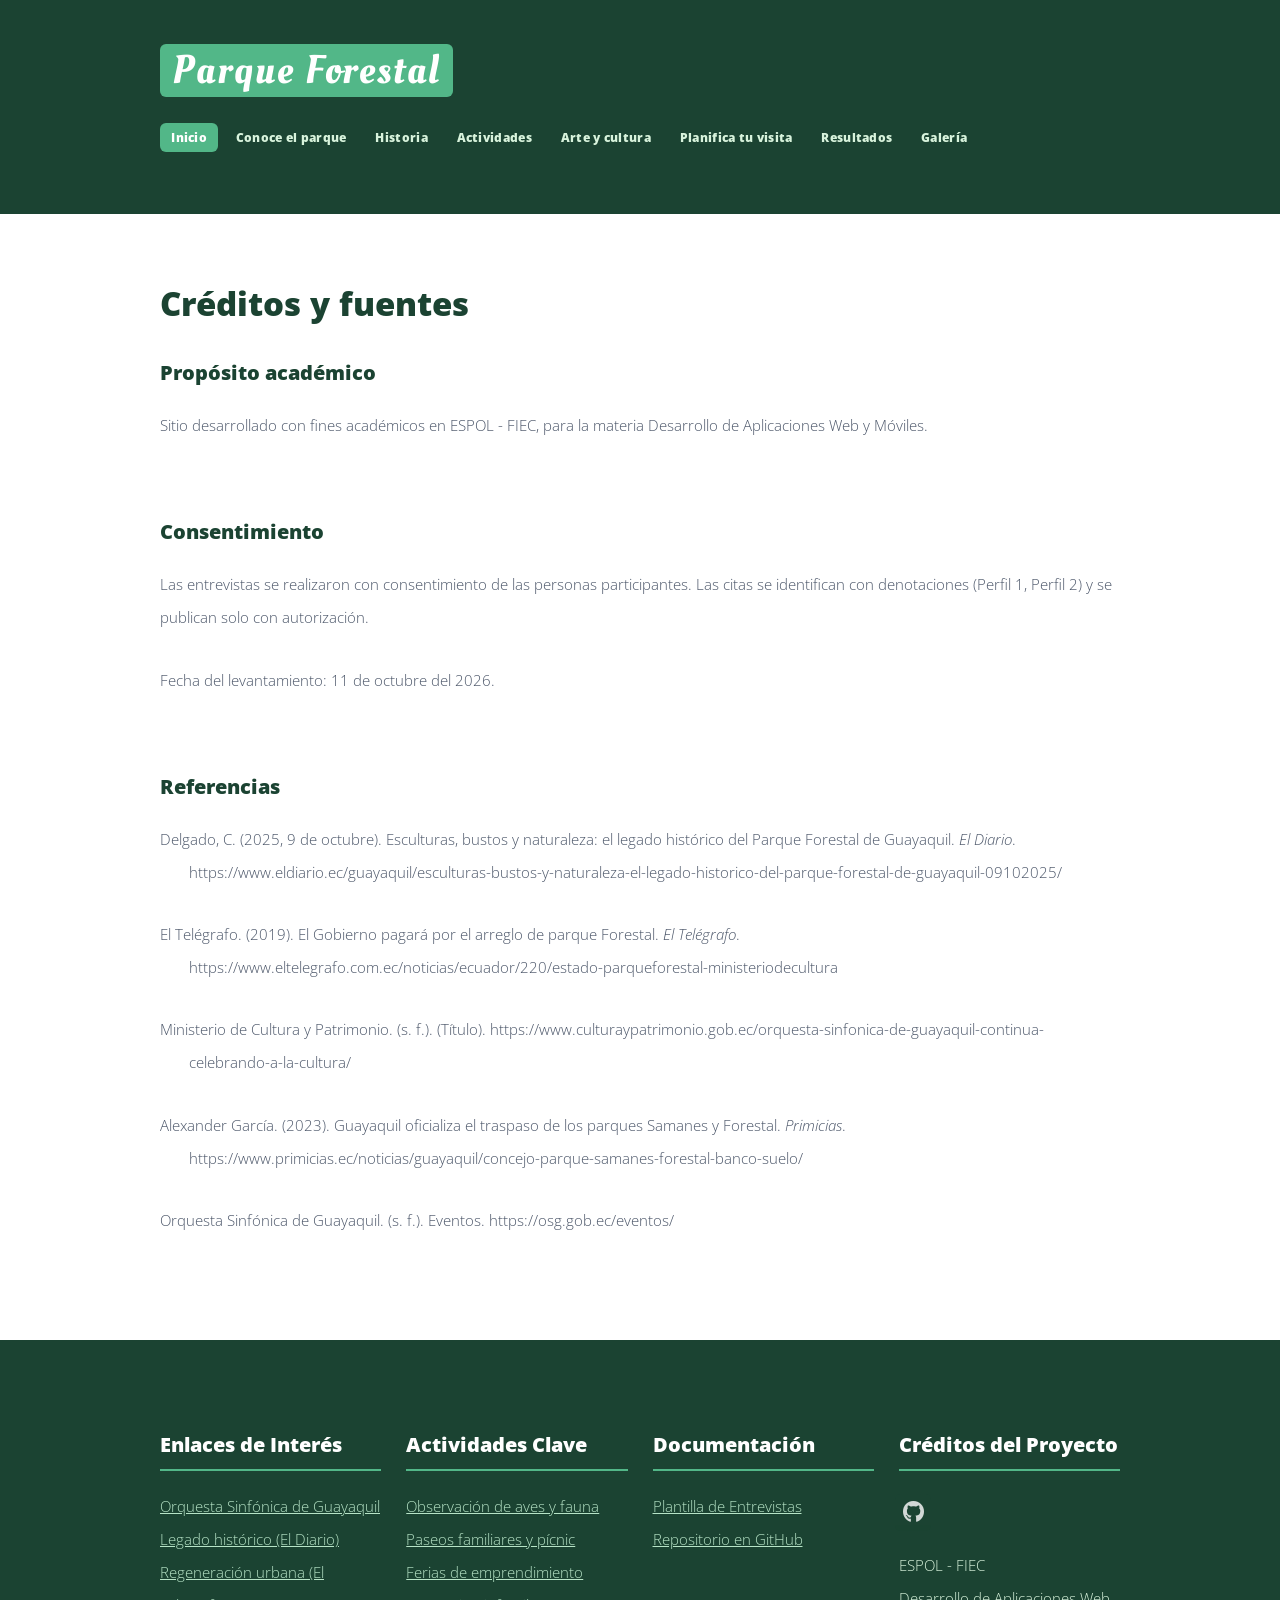
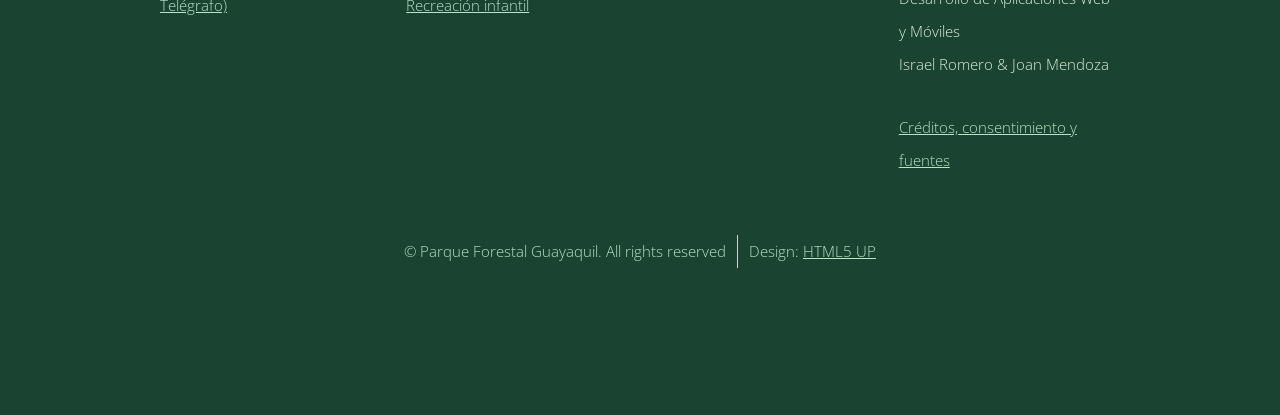
<file: creditos.html>
<!DOCTYPE HTML>
<!--
	Verti by HTML5 UP
	html5up.net | @ajlkn
	Free for personal and commercial use under the CCA 3.0 license (html5up.net/license)
-->
<html lang="es">
	<head>
		<title>Creditos | Parque Forestal</title>
		<meta charset="utf-8" />
		<meta name="viewport" content="width=device-width, initial-scale=1, user-scalable=no" />
		<link rel="stylesheet" href="assets/css/main.css" />
		<link rel="stylesheet" href="assets/css/custom.css" />
	</head>
	<body class="is-preload no-sidebar">
		<div id="page-wrapper">

			<!-- Header -->
				<div id="header-wrapper">
					<header id="header" class="container">

						<!-- Logo -->
							<div id="logo">
								<h1><a href="index.html">Parque Forestal</a></h1>
								
							</div>

						<!-- Nav -->
							<nav id="nav">
								<ul>
									<li class="current"><a href="index.html">Inicio</a></li>
									<li><a href="index.html#features-wrapper">Conoce el parque</a></li>
									<li><a href="index.html#historia">Historia</a></li>
									<li><a href="actividades.html">Actividades</a>
										<ul>
											<li><a href="actividades.html#juegos">Juegos infantiles</a></li>
											<li><a href="actividades.html#fauna">Observación de fauna</a></li>
											<li><a href="actividades.html#picnic">Picnic y caminatas</a></li>
											<li><a href="actividades.html#feria">Feria de emprendedores</a></li>
										</ul></li>
									<li><a href="arte-cultura.html">Arte y cultura</a></li>
									<li><a href="planifica-tu-visita.html">Planifica tu visita</a></li>
									<li><a href="resultados.html">Resultados</a>
										<ul>
											<li><a href="resultados.html#cifras">El parque en cifras</a></li>
											<li><a href="resultados.html#voces">Voces de los visitantes</a></li>
										</ul></li>
									<li><a href="index.html#gallery-wrapper">Galería</a></li>
								</ul>
							</nav>

					</header>
				</div>

			<!-- Main -->
				<div id="main-wrapper">
					<div class="container">
						<div id="content">

							<!-- Content -->
								<article>

									<h2>Créditos y fuentes</h2>

									<section id="proposito">
										<h3>Propósito académico</h3>
										<p>Sitio desarrollado con fines académicos en ESPOL - FIEC, para la materia Desarrollo de Aplicaciones Web y Móviles.</p>
									</section>

									<section id="consentimiento">
										<h3>Consentimiento</h3>
										<p>Las entrevistas se realizaron con consentimiento de las personas participantes. Las citas se identifican con denotaciones (Perfil 1, Perfil 2) y se publican solo con autorización.</p>
										<p>Fecha del levantamiento: 11 de octubre del 2026.</p>
									</section>

									<section id="referencias" class="last">
										<h3>Referencias</h3>
										<div class="referencias">
											<p>Delgado, C. (2025, 9 de octubre). Esculturas, bustos y naturaleza: el legado histórico del Parque Forestal de Guayaquil. <em>El Diario</em>. https://www.eldiario.ec/guayaquil/esculturas-bustos-y-naturaleza-el-legado-historico-del-parque-forestal-de-guayaquil-09102025/</p>
											<p>El Telégrafo. (2019). El Gobierno pagará por el arreglo de parque Forestal. <em>El Telégrafo</em>. https://www.eltelegrafo.com.ec/noticias/ecuador/220/estado-parqueforestal-ministeriodecultura</p>
											<p>Ministerio de Cultura y Patrimonio. (s. f.). (Título). https://www.culturaypatrimonio.gob.ec/orquesta-sinfonica-de-guayaquil-continua-celebrando-a-la-cultura/</p>
											<p>Alexander García. (2023). Guayaquil oficializa el traspaso de los parques Samanes y Forestal. <em>Primicias</em>. https://www.primicias.ec/noticias/guayaquil/concejo-parque-samanes-forestal-banco-suelo/</p>
											<p>Orquesta Sinfónica de Guayaquil. (s. f.). Eventos. https://osg.gob.ec/eventos/</p>
										</div>
									</section>

								</article>

						</div>
					</div>
				</div>

			<!-- Footer -->
				<div id="footer-wrapper">
					<footer id="footer" class="container">
						<div class="row">
							<div class="col-3 col-6-medium col-12-small">

								<!-- Links -->
									<section class="widget links">
										<h3>Enlaces de Interés</h3>
										<ul class="style2">
											<li><a href="https://www.culturaypatrimonio.gob.ec/orquesta-sinfonica-de-guayaquil-continua-celebrando-a-la-cultura/" target="_blank">Orquesta Sinfónica de Guayaquil</a></li>
											<li><a href="https://www.eldiario.ec/guayaquil/esculturas-bustos-y-naturaleza-el-legado-historico-del-parque-forestal-de-guayaquil-09102025/" target="_blank">Legado histórico (El Diario)</a></li>
											<li><a href="https://www.eltelegrafo.com.ec/noticias/ecuador/220/estado-parqueforestal-ministeriodecultura" target="_blank">Regeneración urbana (El Telégrafo)</a></li>
										</ul>
									</section>

							</div>
							<div class="col-3 col-6-medium col-12-small">

								<!-- Links -->
									<section class="widget links">
										<h3>Actividades Clave</h3>
										<ul class="style2">
											<li><a href="actividades.html#fauna">Observación de aves y fauna</a></li>
											<li><a href="actividades.html#picnic">Paseos familiares y pícnic</a></li>
											<li><a href="actividades.html#feria">Ferias de emprendimiento</a></li>
											<li><a href="actividades.html#juegos">Recreación infantil</a></li>
										</ul>
									</section>

							</div>
							<div class="col-3 col-6-medium col-12-small">

								<!-- Links -->
									<section class="widget links">
										<h3>Documentación</h3>
										<ul class="style2">
											<li><a href="https://drive.google.com/file/d/1EBYKV9MV5P-700V6gTw7AdXbWXUujnQy/view?usp=sharing" target="_blank">Plantilla de Entrevistas</a></li>
											<li><a href="https://github.com/Madakase/parque-forestal-guayaquil" target="_blank">Repositorio en GitHub</a></li>
										</ul>
									</section>

							</div>
							<div class="col-3 col-6-medium col-12-small">

								<!-- Contact -->
									<section class="widget contact last">
										<h3>Créditos del Proyecto</h3>
										<ul>
											<li><a href="https://github.com/Madakase/parque-forestal-guayaquil" target="_blank" rel="noopener" class="icon brands fa-github"><span class="label">GitHub</span></a></li>
										</ul>
										<p>ESPOL - FIEC<br />
										Desarrollo de Aplicaciones Web y Móviles<br />
										Israel Romero &amp; Joan Mendoza</p>
										<p><a href="creditos.html">Créditos, consentimiento y fuentes</a></p>
									</section>

							</div>
						</div>
						<div class="row">
							<div class="col-12">
								<div id="copyright">
									<ul class="menu">
										<li>&copy; Parque Forestal Guayaquil. All rights reserved</li><li>Design: <a href="http://html5up.net">HTML5 UP</a></li>
									</ul>
								</div>
							</div>
						</div>
					</footer>
				</div>

			</div>

		<!-- Scripts -->

			<script src="assets/js/jquery.min.js"></script>
			<script src="assets/js/jquery.dropotron.min.js"></script>
			<script src="assets/js/browser.min.js"></script>
			<script src="assets/js/breakpoints.min.js"></script>
			<script src="assets/js/util.js"></script>
			<script src="assets/js/main.js"></script>

	</body>
</html>
</file>
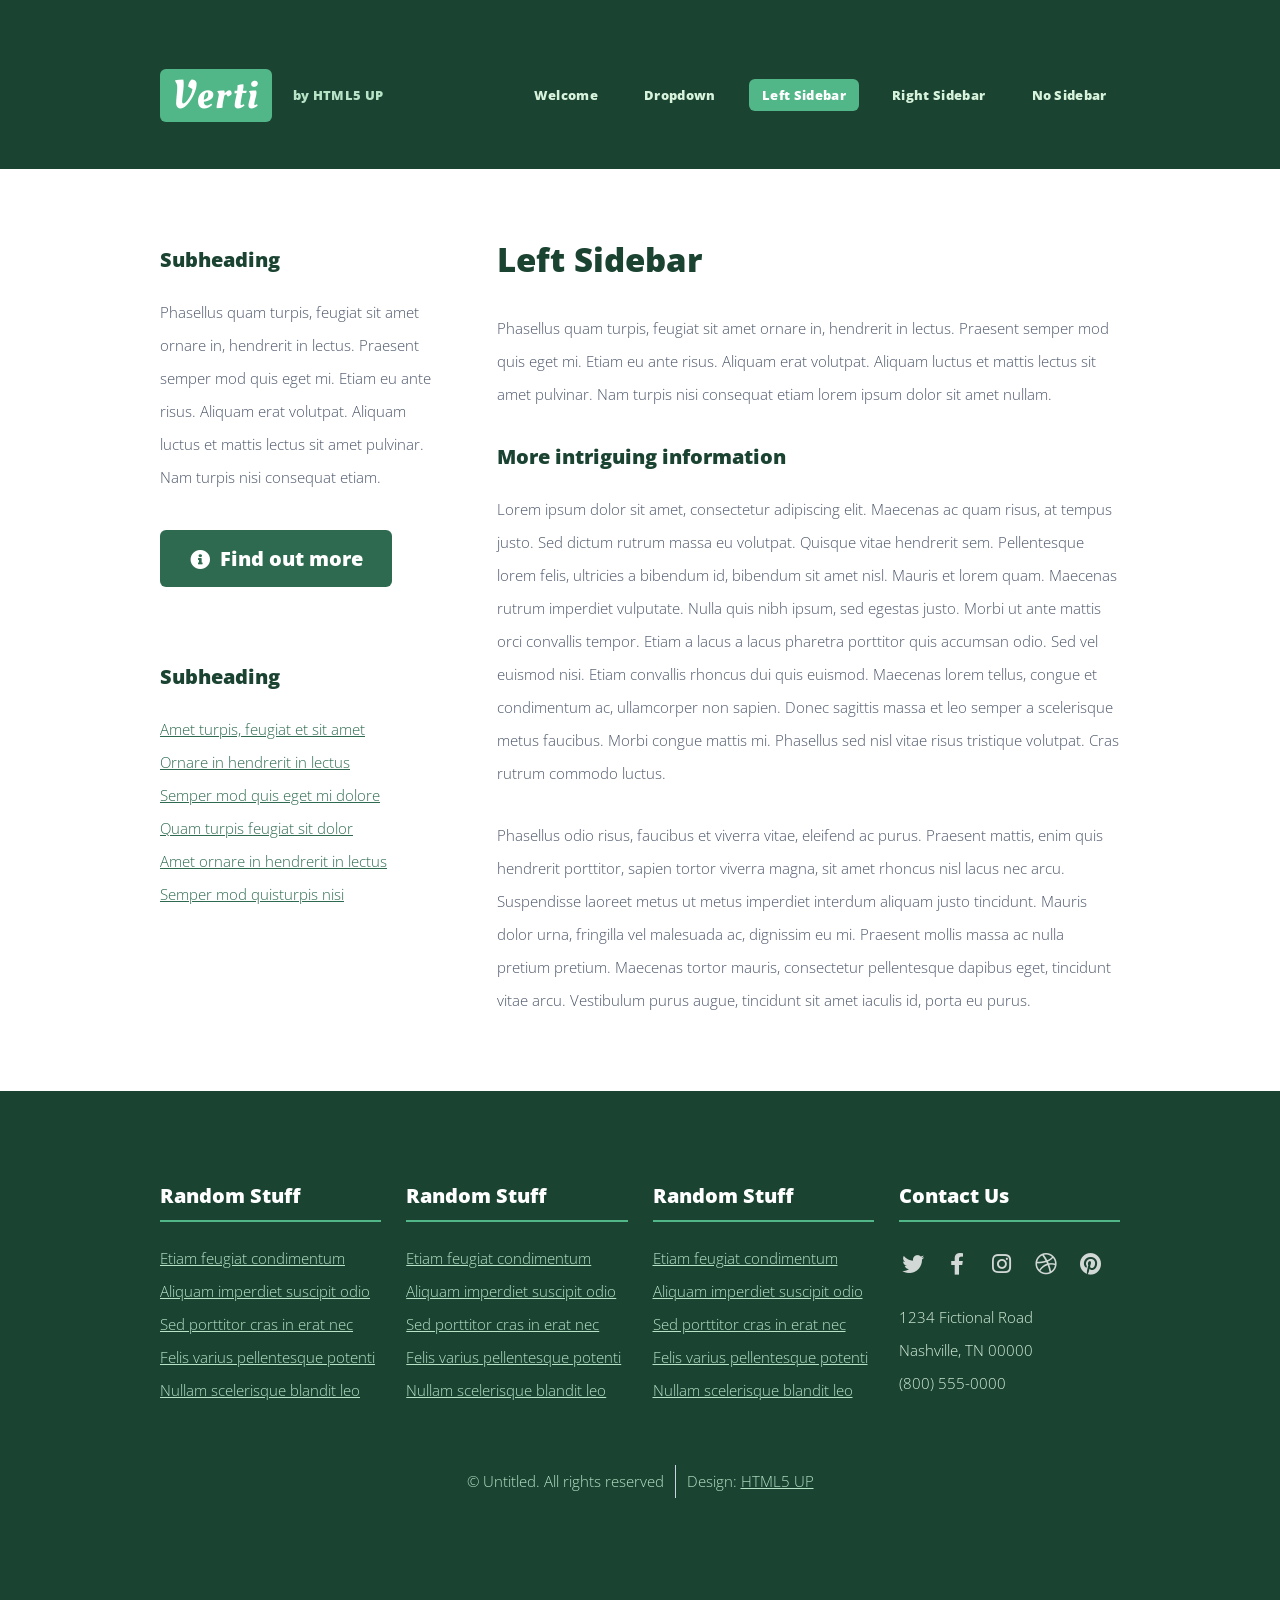
<file: left-sidebar.html>
<!DOCTYPE HTML>
<!--
	Verti by HTML5 UP
	html5up.net | @ajlkn
	Free for personal and commercial use under the CCA 3.0 license (html5up.net/license)
-->
<html>
	<head>
		<title>Verti by HTML5 UP</title>
		<meta charset="utf-8" />
		<meta name="viewport" content="width=device-width, initial-scale=1, user-scalable=no" />
		<link rel="stylesheet" href="assets/css/main.css" />
	</head>
	<body class="is-preload left-sidebar">
		<div id="page-wrapper">

			<!-- Header -->
				<div id="header-wrapper">
					<header id="header" class="container">

						<!-- Logo -->
							<div id="logo">
								<h1><a href="index.html">Verti</a></h1>
								<span>by HTML5 UP</span>
							</div>

						<!-- Nav -->
							<nav id="nav">
								<ul>
									<li><a href="index.html">Welcome</a></li>
									<li>
										<a href="#">Dropdown</a>
										<ul>
											<li><a href="#">Lorem ipsum dolor</a></li>
											<li><a href="#">Magna phasellus</a></li>
											<li>
												<a href="#">Phasellus consequat</a>
												<ul>
													<li><a href="#">Lorem ipsum dolor</a></li>
													<li><a href="#">Phasellus consequat</a></li>
													<li><a href="#">Magna phasellus</a></li>
													<li><a href="#">Etiam dolore nisl</a></li>
												</ul>
											</li>
											<li><a href="#">Veroeros feugiat</a></li>
										</ul>
									</li>
									<li class="current"><a href="left-sidebar.html">Left Sidebar</a></li>
									<li><a href="right-sidebar.html">Right Sidebar</a></li>
									<li><a href="no-sidebar.html">No Sidebar</a></li>
								</ul>
							</nav>

					</header>
				</div>

			<!-- Main -->
				<div id="main-wrapper">
					<div class="container">
						<div class="row gtr-200">
							<div class="col-4 col-12-medium">
								<div id="sidebar">

									<!-- Sidebar -->
										<section>
											<h3>Subheading</h3>
											<p>Phasellus quam turpis, feugiat sit amet ornare in, hendrerit in lectus.
											Praesent semper mod quis eget mi. Etiam eu ante risus. Aliquam erat volutpat.
											Aliquam luctus et mattis lectus sit amet pulvinar. Nam turpis nisi
											consequat etiam.</p>
											<footer>
												<a href="#" class="button icon solid fa-info-circle">Find out more</a>
											</footer>
										</section>

										<section>
											<h3>Subheading</h3>
											<ul class="style2">
												<li><a href="#">Amet turpis, feugiat et sit amet</a></li>
												<li><a href="#">Ornare in hendrerit in lectus</a></li>
												<li><a href="#">Semper mod quis eget mi dolore</a></li>
												<li><a href="#">Quam turpis feugiat sit dolor</a></li>
												<li><a href="#">Amet ornare in hendrerit in lectus</a></li>
												<li><a href="#">Semper mod quisturpis nisi</a></li>
											</ul>
										</section>

								</div>
							</div>
							<div class="col-8 col-12-medium imp-medium">
								<div id="content">

									<!-- Content -->
										<article>

											<h2>Left Sidebar</h2>

											<p>Phasellus quam turpis, feugiat sit amet ornare in, hendrerit in lectus.
											Praesent semper mod quis eget mi. Etiam eu ante risus. Aliquam erat volutpat.
											Aliquam luctus et mattis lectus sit amet pulvinar. Nam turpis nisi
											consequat etiam lorem ipsum dolor sit amet nullam.</p>

											<h3>More intriguing information</h3>
											<p>Lorem ipsum dolor sit amet, consectetur adipiscing elit. Maecenas ac quam risus, at tempus
											justo. Sed dictum rutrum massa eu volutpat. Quisque vitae hendrerit sem. Pellentesque lorem felis,
											ultricies a bibendum id, bibendum sit amet nisl. Mauris et lorem quam. Maecenas rutrum imperdiet
											vulputate. Nulla quis nibh ipsum, sed egestas justo. Morbi ut ante mattis orci convallis tempor.
											Etiam a lacus a lacus pharetra porttitor quis accumsan odio. Sed vel euismod nisi. Etiam convallis
											rhoncus dui quis euismod. Maecenas lorem tellus, congue et condimentum ac, ullamcorper non sapien.
											Donec sagittis massa et leo semper a scelerisque metus faucibus. Morbi congue mattis mi.
											Phasellus sed nisl vitae risus tristique volutpat. Cras rutrum commodo luctus.</p>

											<p>Phasellus odio risus, faucibus et viverra vitae, eleifend ac purus. Praesent mattis, enim
											quis hendrerit porttitor, sapien tortor viverra magna, sit amet rhoncus nisl lacus nec arcu.
											Suspendisse laoreet metus ut metus imperdiet interdum aliquam justo tincidunt. Mauris dolor urna,
											fringilla vel malesuada ac, dignissim eu mi. Praesent mollis massa ac nulla pretium pretium.
											Maecenas tortor mauris, consectetur pellentesque dapibus eget, tincidunt vitae arcu.
											Vestibulum purus augue, tincidunt sit amet iaculis id, porta eu purus.</p>

										</article>

								</div>
							</div>
						</div>
					</div>
				</div>

			<!-- Footer -->
				<div id="footer-wrapper">
					<footer id="footer" class="container">
						<div class="row">
							<div class="col-3 col-6-medium col-12-small">

								<!-- Links -->
									<section class="widget links">
										<h3>Random Stuff</h3>
										<ul class="style2">
											<li><a href="#">Etiam feugiat condimentum</a></li>
											<li><a href="#">Aliquam imperdiet suscipit odio</a></li>
											<li><a href="#">Sed porttitor cras in erat nec</a></li>
											<li><a href="#">Felis varius pellentesque potenti</a></li>
											<li><a href="#">Nullam scelerisque blandit leo</a></li>
										</ul>
									</section>

							</div>
							<div class="col-3 col-6-medium col-12-small">

								<!-- Links -->
									<section class="widget links">
										<h3>Random Stuff</h3>
										<ul class="style2">
											<li><a href="#">Etiam feugiat condimentum</a></li>
											<li><a href="#">Aliquam imperdiet suscipit odio</a></li>
											<li><a href="#">Sed porttitor cras in erat nec</a></li>
											<li><a href="#">Felis varius pellentesque potenti</a></li>
											<li><a href="#">Nullam scelerisque blandit leo</a></li>
										</ul>
									</section>

							</div>
							<div class="col-3 col-6-medium col-12-small">

								<!-- Links -->
									<section class="widget links">
										<h3>Random Stuff</h3>
										<ul class="style2">
											<li><a href="#">Etiam feugiat condimentum</a></li>
											<li><a href="#">Aliquam imperdiet suscipit odio</a></li>
											<li><a href="#">Sed porttitor cras in erat nec</a></li>
											<li><a href="#">Felis varius pellentesque potenti</a></li>
											<li><a href="#">Nullam scelerisque blandit leo</a></li>
										</ul>
									</section>

							</div>
							<div class="col-3 col-6-medium col-12-small">

								<!-- Contact -->
									<section class="widget contact">
										<h3>Contact Us</h3>
										<ul>
											<li><a href="#" class="icon brands fa-twitter"><span class="label">Twitter</span></a></li>
											<li><a href="#" class="icon brands fa-facebook-f"><span class="label">Facebook</span></a></li>
											<li><a href="#" class="icon brands fa-instagram"><span class="label">Instagram</span></a></li>
											<li><a href="#" class="icon brands fa-dribbble"><span class="label">Dribbble</span></a></li>
											<li><a href="#" class="icon brands fa-pinterest"><span class="label">Pinterest</span></a></li>
										</ul>
										<p>1234 Fictional Road<br />
										Nashville, TN 00000<br />
										(800) 555-0000</p>
									</section>

							</div>
						</div>
						<div class="row">
							<div class="col-12">
								<div id="copyright">
									<ul class="menu">
										<li>&copy; Untitled. All rights reserved</li><li>Design: <a href="http://html5up.net">HTML5 UP</a></li>
									</ul>
								</div>
							</div>
						</div>
					</footer>
				</div>

			</div>

		<!-- Scripts -->

			<script src="assets/js/jquery.min.js"></script>
			<script src="assets/js/jquery.dropotron.min.js"></script>
			<script src="assets/js/browser.min.js"></script>
			<script src="assets/js/breakpoints.min.js"></script>
			<script src="assets/js/util.js"></script>
			<script src="assets/js/main.js"></script>

	</body>
</html>
</file>
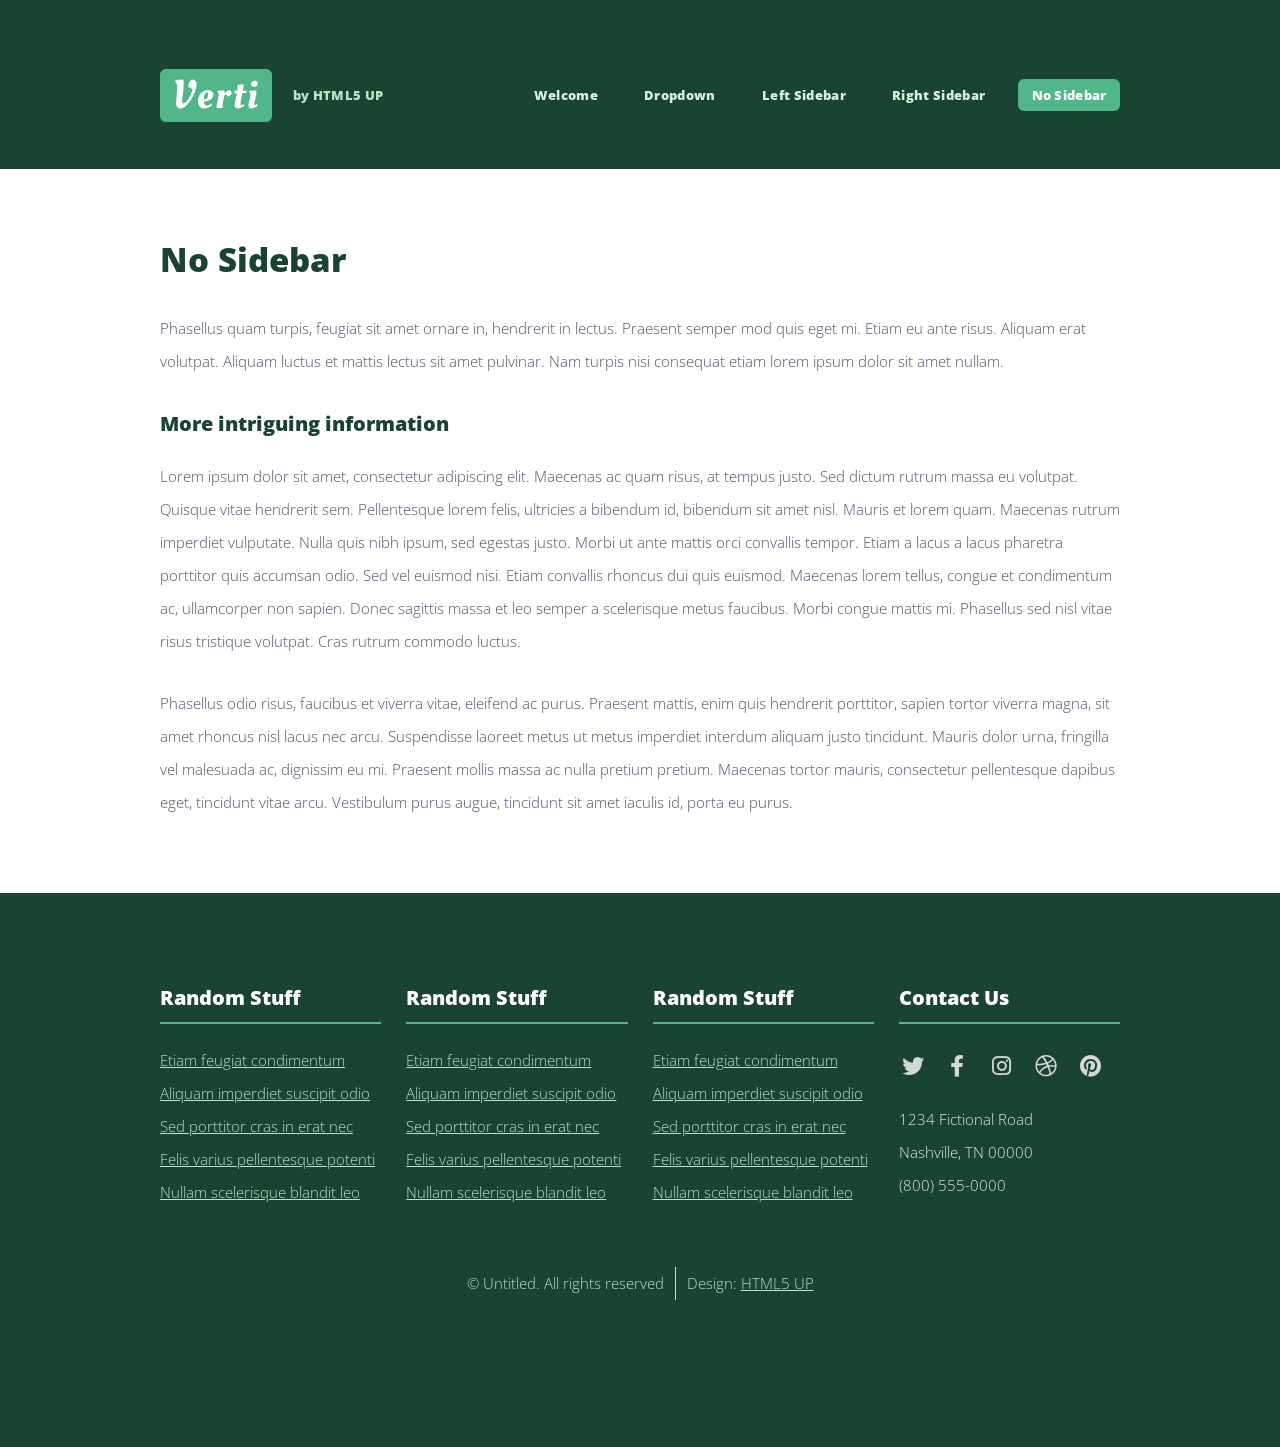
<file: no-sidebar.html>
<!DOCTYPE HTML>
<!--
	Verti by HTML5 UP
	html5up.net | @ajlkn
	Free for personal and commercial use under the CCA 3.0 license (html5up.net/license)
-->
<html>
	<head>
		<title>Verti by HTML5 UP</title>
		<meta charset="utf-8" />
		<meta name="viewport" content="width=device-width, initial-scale=1, user-scalable=no" />
		<link rel="stylesheet" href="assets/css/main.css" />
	</head>
	<body class="is-preload no-sidebar">
		<div id="page-wrapper">

			<!-- Header -->
				<div id="header-wrapper">
					<header id="header" class="container">

						<!-- Logo -->
							<div id="logo">
								<h1><a href="index.html">Verti</a></h1>
								<span>by HTML5 UP</span>
							</div>

						<!-- Nav -->
							<nav id="nav">
								<ul>
									<li><a href="index.html">Welcome</a></li>
									<li>
										<a href="#">Dropdown</a>
										<ul>
											<li><a href="#">Lorem ipsum dolor</a></li>
											<li><a href="#">Magna phasellus</a></li>
											<li>
												<a href="#">Phasellus consequat</a>
												<ul>
													<li><a href="#">Lorem ipsum dolor</a></li>
													<li><a href="#">Phasellus consequat</a></li>
													<li><a href="#">Magna phasellus</a></li>
													<li><a href="#">Etiam dolore nisl</a></li>
												</ul>
											</li>
											<li><a href="#">Veroeros feugiat</a></li>
										</ul>
									</li>
									<li><a href="left-sidebar.html">Left Sidebar</a></li>
									<li><a href="right-sidebar.html">Right Sidebar</a></li>
									<li class="current"><a href="no-sidebar.html">No Sidebar</a></li>
								</ul>
							</nav>

					</header>
				</div>

			<!-- Main -->
				<div id="main-wrapper">
					<div class="container">
						<div id="content">

							<!-- Content -->
								<article>

									<h2>No Sidebar</h2>

									<p>Phasellus quam turpis, feugiat sit amet ornare in, hendrerit in lectus.
									Praesent semper mod quis eget mi. Etiam eu ante risus. Aliquam erat volutpat.
									Aliquam luctus et mattis lectus sit amet pulvinar. Nam turpis nisi
									consequat etiam lorem ipsum dolor sit amet nullam.</p>

									<h3>More intriguing information</h3>
									<p>Lorem ipsum dolor sit amet, consectetur adipiscing elit. Maecenas ac quam risus, at tempus
									justo. Sed dictum rutrum massa eu volutpat. Quisque vitae hendrerit sem. Pellentesque lorem felis,
									ultricies a bibendum id, bibendum sit amet nisl. Mauris et lorem quam. Maecenas rutrum imperdiet
									vulputate. Nulla quis nibh ipsum, sed egestas justo. Morbi ut ante mattis orci convallis tempor.
									Etiam a lacus a lacus pharetra porttitor quis accumsan odio. Sed vel euismod nisi. Etiam convallis
									rhoncus dui quis euismod. Maecenas lorem tellus, congue et condimentum ac, ullamcorper non sapien.
									Donec sagittis massa et leo semper a scelerisque metus faucibus. Morbi congue mattis mi.
									Phasellus sed nisl vitae risus tristique volutpat. Cras rutrum commodo luctus.</p>

									<p>Phasellus odio risus, faucibus et viverra vitae, eleifend ac purus. Praesent mattis, enim
									quis hendrerit porttitor, sapien tortor viverra magna, sit amet rhoncus nisl lacus nec arcu.
									Suspendisse laoreet metus ut metus imperdiet interdum aliquam justo tincidunt. Mauris dolor urna,
									fringilla vel malesuada ac, dignissim eu mi. Praesent mollis massa ac nulla pretium pretium.
									Maecenas tortor mauris, consectetur pellentesque dapibus eget, tincidunt vitae arcu.
									Vestibulum purus augue, tincidunt sit amet iaculis id, porta eu purus.</p>

								</article>

						</div>
					</div>
				</div>

			<!-- Footer -->
				<div id="footer-wrapper">
					<footer id="footer" class="container">
						<div class="row">
							<div class="col-3 col-6-medium col-12-small">

								<!-- Links -->
									<section class="widget links">
										<h3>Random Stuff</h3>
										<ul class="style2">
											<li><a href="#">Etiam feugiat condimentum</a></li>
											<li><a href="#">Aliquam imperdiet suscipit odio</a></li>
											<li><a href="#">Sed porttitor cras in erat nec</a></li>
											<li><a href="#">Felis varius pellentesque potenti</a></li>
											<li><a href="#">Nullam scelerisque blandit leo</a></li>
										</ul>
									</section>

							</div>
							<div class="col-3 col-6-medium col-12-small">

								<!-- Links -->
									<section class="widget links">
										<h3>Random Stuff</h3>
										<ul class="style2">
											<li><a href="#">Etiam feugiat condimentum</a></li>
											<li><a href="#">Aliquam imperdiet suscipit odio</a></li>
											<li><a href="#">Sed porttitor cras in erat nec</a></li>
											<li><a href="#">Felis varius pellentesque potenti</a></li>
											<li><a href="#">Nullam scelerisque blandit leo</a></li>
										</ul>
									</section>

							</div>
							<div class="col-3 col-6-medium col-12-small">

								<!-- Links -->
									<section class="widget links">
										<h3>Random Stuff</h3>
										<ul class="style2">
											<li><a href="#">Etiam feugiat condimentum</a></li>
											<li><a href="#">Aliquam imperdiet suscipit odio</a></li>
											<li><a href="#">Sed porttitor cras in erat nec</a></li>
											<li><a href="#">Felis varius pellentesque potenti</a></li>
											<li><a href="#">Nullam scelerisque blandit leo</a></li>
										</ul>
									</section>

							</div>
							<div class="col-3 col-6-medium col-12-small">

								<!-- Contact -->
									<section class="widget contact">
										<h3>Contact Us</h3>
										<ul>
											<li><a href="#" class="icon brands fa-twitter"><span class="label">Twitter</span></a></li>
											<li><a href="#" class="icon brands fa-facebook-f"><span class="label">Facebook</span></a></li>
											<li><a href="#" class="icon brands fa-instagram"><span class="label">Instagram</span></a></li>
											<li><a href="#" class="icon brands fa-dribbble"><span class="label">Dribbble</span></a></li>
											<li><a href="#" class="icon brands fa-pinterest"><span class="label">Pinterest</span></a></li>
										</ul>
										<p>1234 Fictional Road<br />
										Nashville, TN 00000<br />
										(800) 555-0000</p>
									</section>

							</div>
						</div>
						<div class="row">
							<div class="col-12">
								<div id="copyright">
									<ul class="menu">
										<li>&copy; Untitled. All rights reserved</li><li>Design: <a href="http://html5up.net">HTML5 UP</a></li>
									</ul>
								</div>
							</div>
						</div>
					</footer>
				</div>

			</div>

		<!-- Scripts -->

			<script src="assets/js/jquery.min.js"></script>
			<script src="assets/js/jquery.dropotron.min.js"></script>
			<script src="assets/js/browser.min.js"></script>
			<script src="assets/js/breakpoints.min.js"></script>
			<script src="assets/js/util.js"></script>
			<script src="assets/js/main.js"></script>

	</body>
</html>
</file>
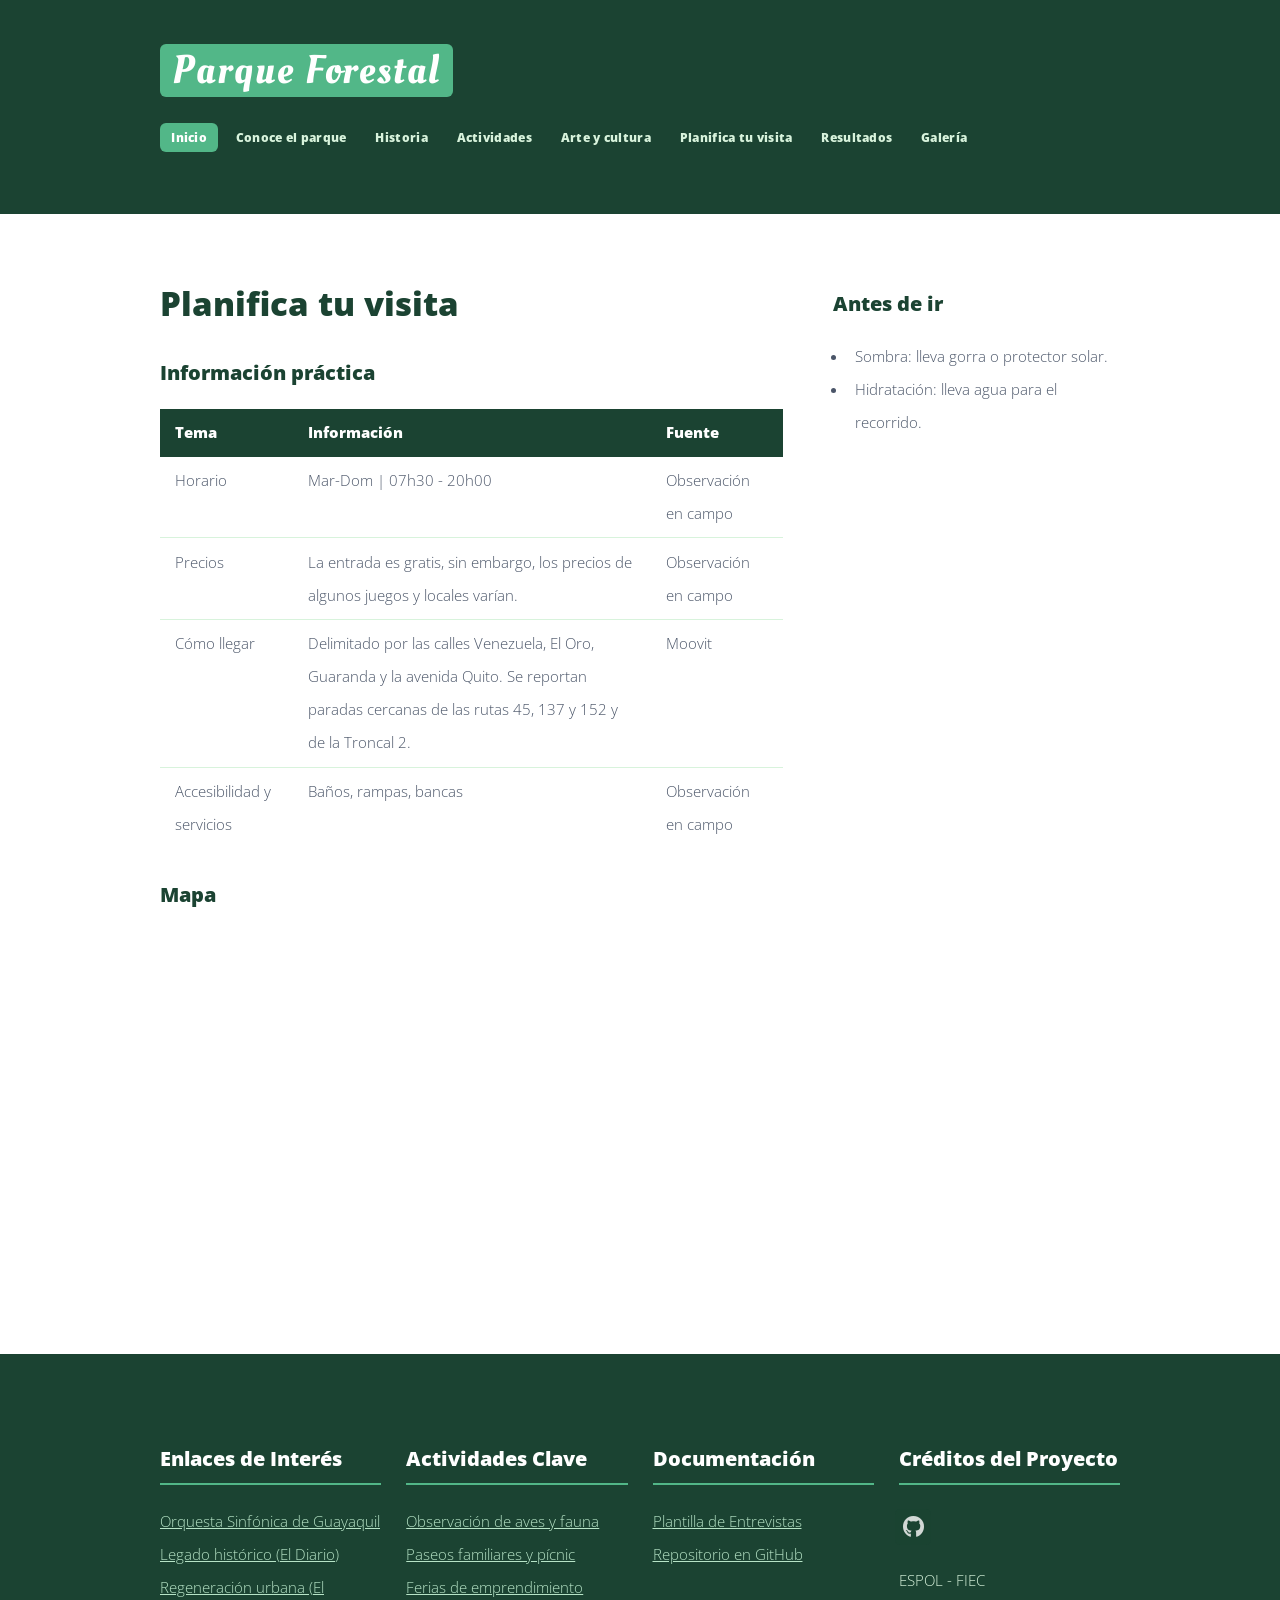
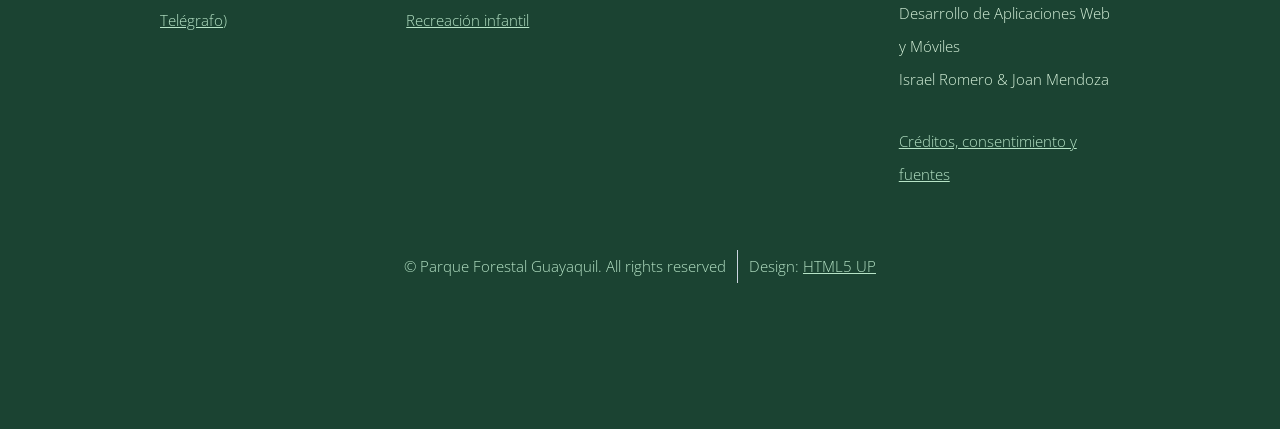
<file: planifica-tu-visita.html>
<!DOCTYPE HTML>
<!--
	Verti by HTML5 UP
	html5up.net | @ajlkn
	Free for personal and commercial use under the CCA 3.0 license (html5up.net/license)
-->
<html lang="es">
	<head>
		<title>Planifica tu visita | Parque Forestal</title>
		<meta charset="utf-8" />
		<meta name="viewport" content="width=device-width, initial-scale=1, user-scalable=no" />
		<link rel="stylesheet" href="assets/css/main.css" />
		<link rel="stylesheet" href="assets/css/custom.css" />
	</head>
	<body class="is-preload right-sidebar">
		<div id="page-wrapper">

			<!-- Header -->
				<div id="header-wrapper">
					<header id="header" class="container">

						<!-- Logo -->
							<div id="logo">
								<h1><a href="index.html">Parque Forestal</a></h1>
							</div>

						<!-- Nav -->
							<nav id="nav">
								<ul>
									<li class="current"><a href="index.html">Inicio</a></li>
									<li><a href="index.html#features-wrapper">Conoce el parque</a></li>
									<li><a href="index.html#historia">Historia</a></li>
									<li><a href="actividades.html">Actividades</a>
										<ul>
											<li><a href="actividades.html#juegos">Juegos infantiles</a></li>
											<li><a href="actividades.html#fauna">Observación de fauna</a></li>
											<li><a href="actividades.html#picnic">Picnic y caminatas</a></li>
											<li><a href="actividades.html#feria">Feria de emprendedores</a></li>
										</ul></li>
									<li><a href="arte-cultura.html">Arte y cultura</a></li>
									<li><a href="planifica-tu-visita.html">Planifica tu visita</a></li>
									<li><a href="resultados.html">Resultados</a>
										<ul>
											<li><a href="resultados.html#cifras">El parque en cifras</a></li>
											<li><a href="resultados.html#voces">Voces de los visitantes</a></li>
										</ul></li>
									<li><a href="index.html#gallery-wrapper">Galería</a></li>
								</ul>
							</nav>

					</header>
				</div>

			<!-- Main -->
				<div id="main-wrapper">
					<div class="container">
						<div class="row gtr-200">
							<div class="col-8 col-12-medium">
								<div id="content">

									<!-- Content -->
										<article>

											<h2>Planifica tu visita</h2>

											<h3>Información práctica</h3>
											<div class="tabla">
												<table>
													<thead>
														<tr><th>Tema</th><th>Información</th><th>Fuente</th></tr>
													</thead>
													<tbody>
														<tr><td>Horario</td><td>Mar-Dom | 07h30 - 20h00</td><td>Observación en campo</td></tr>
														<tr><td>Precios</td><td>La entrada es gratis, sin embargo, los precios de algunos juegos y locales varían.</td><td>Observación en campo</td></tr>
														<tr><td>Cómo llegar</td><td>Delimitado por las calles Venezuela, El Oro, Guaranda y la avenida Quito. Se reportan paradas cercanas de las rutas 45, 137 y 152 y de la Troncal 2.</td><td>Moovit</td></tr>
														<tr><td>Accesibilidad y servicios</td><td>Baños, rampas, bancas</td><td>Observación en campo</td></tr>
													</tbody>
												</table>
											</div>

											<h3>Mapa</h3>
											<iframe title="Mapa del Parque Forestal" loading="lazy" width="100%" height="350"
												src="https://www.google.com/maps?q=Parque+Forestal+Guayaquil&output=embed"></iframe>

										</article>

								</div>
							</div>
							<div class="col-4 col-12-medium">
								<div id="sidebar">

									<!-- Sidebar -->
										<section>
											<h3>Antes de ir</h3>
											<ul>
												<li>Sombra: lleva gorra o protector solar.</li>
												<li>Hidratación: lleva agua para el recorrido.</li>
											</ul>
										</section>
								</div>
							</div>
						</div>
					</div>
				</div>

			<!-- Footer -->
				<div id="footer-wrapper">
					<footer id="footer" class="container">
						<div class="row">
							<div class="col-3 col-6-medium col-12-small">

								<!-- Links -->
									<section class="widget links">
										<h3>Enlaces de Interés</h3>
										<ul class="style2">
											<li><a href="https://www.culturaypatrimonio.gob.ec/orquesta-sinfonica-de-guayaquil-continua-celebrando-a-la-cultura/" target="_blank">Orquesta Sinfónica de Guayaquil</a></li>
											<li><a href="https://www.eldiario.ec/guayaquil/esculturas-bustos-y-naturaleza-el-legado-historico-del-parque-forestal-de-guayaquil-09102025/" target="_blank">Legado histórico (El Diario)</a></li>
											<li><a href="https://www.eltelegrafo.com.ec/noticias/ecuador/220/estado-parqueforestal-ministeriodecultura" target="_blank">Regeneración urbana (El Telégrafo)</a></li>
										</ul>
									</section>

							</div>
							<div class="col-3 col-6-medium col-12-small">

								<!-- Links -->
									<section class="widget links">
										<h3>Actividades Clave</h3>
										<ul class="style2">
											<li><a href="actividades.html#fauna">Observación de aves y fauna</a></li>
											<li><a href="actividades.html#picnic">Paseos familiares y pícnic</a></li>
											<li><a href="actividades.html#feria">Ferias de emprendimiento</a></li>
											<li><a href="actividades.html#juegos">Recreación infantil</a></li>
										</ul>
									</section>

							</div>
							<div class="col-3 col-6-medium col-12-small">

								<!-- Links -->
									<section class="widget links">
										<h3>Documentación</h3>
										<ul class="style2">
											<li><a href="https://drive.google.com/file/d/1EBYKV9MV5P-700V6gTw7AdXbWXUujnQy/view?usp=sharing" target="_blank">Plantilla de Entrevistas</a></li>
											<li><a href="https://github.com/Madakase/parque-forestal-guayaquil" target="_blank">Repositorio en GitHub</a></li>
										</ul>
									</section>

							</div>
							<div class="col-3 col-6-medium col-12-small">

								<!-- Contact -->
									<section class="widget contact last">
										<h3>Créditos del Proyecto</h3>
										<ul>
											<li><a href="https://github.com/Madakase/parque-forestal-guayaquil" target="_blank" rel="noopener" class="icon brands fa-github"><span class="label">GitHub</span></a></li>
										</ul>
										<p>ESPOL - FIEC<br />
										Desarrollo de Aplicaciones Web y Móviles<br />
										Israel Romero &amp; Joan Mendoza</p>
										<p><a href="creditos.html">Créditos, consentimiento y fuentes</a></p>
									</section>

							</div>
						</div>
						<div class="row">
							<div class="col-12">
								<div id="copyright">
									<ul class="menu">
										<li>&copy; Parque Forestal Guayaquil. All rights reserved</li><li>Design: <a href="http://html5up.net">HTML5 UP</a></li>
									</ul>
								</div>
							</div>
						</div>
					</footer>
				</div>

			</div>

		<!-- Scripts -->

			<script src="assets/js/jquery.min.js"></script>
			<script src="assets/js/jquery.dropotron.min.js"></script>
			<script src="assets/js/browser.min.js"></script>
			<script src="assets/js/breakpoints.min.js"></script>
			<script src="assets/js/util.js"></script>
			<script src="assets/js/main.js"></script>

	</body>
</html>
</file>
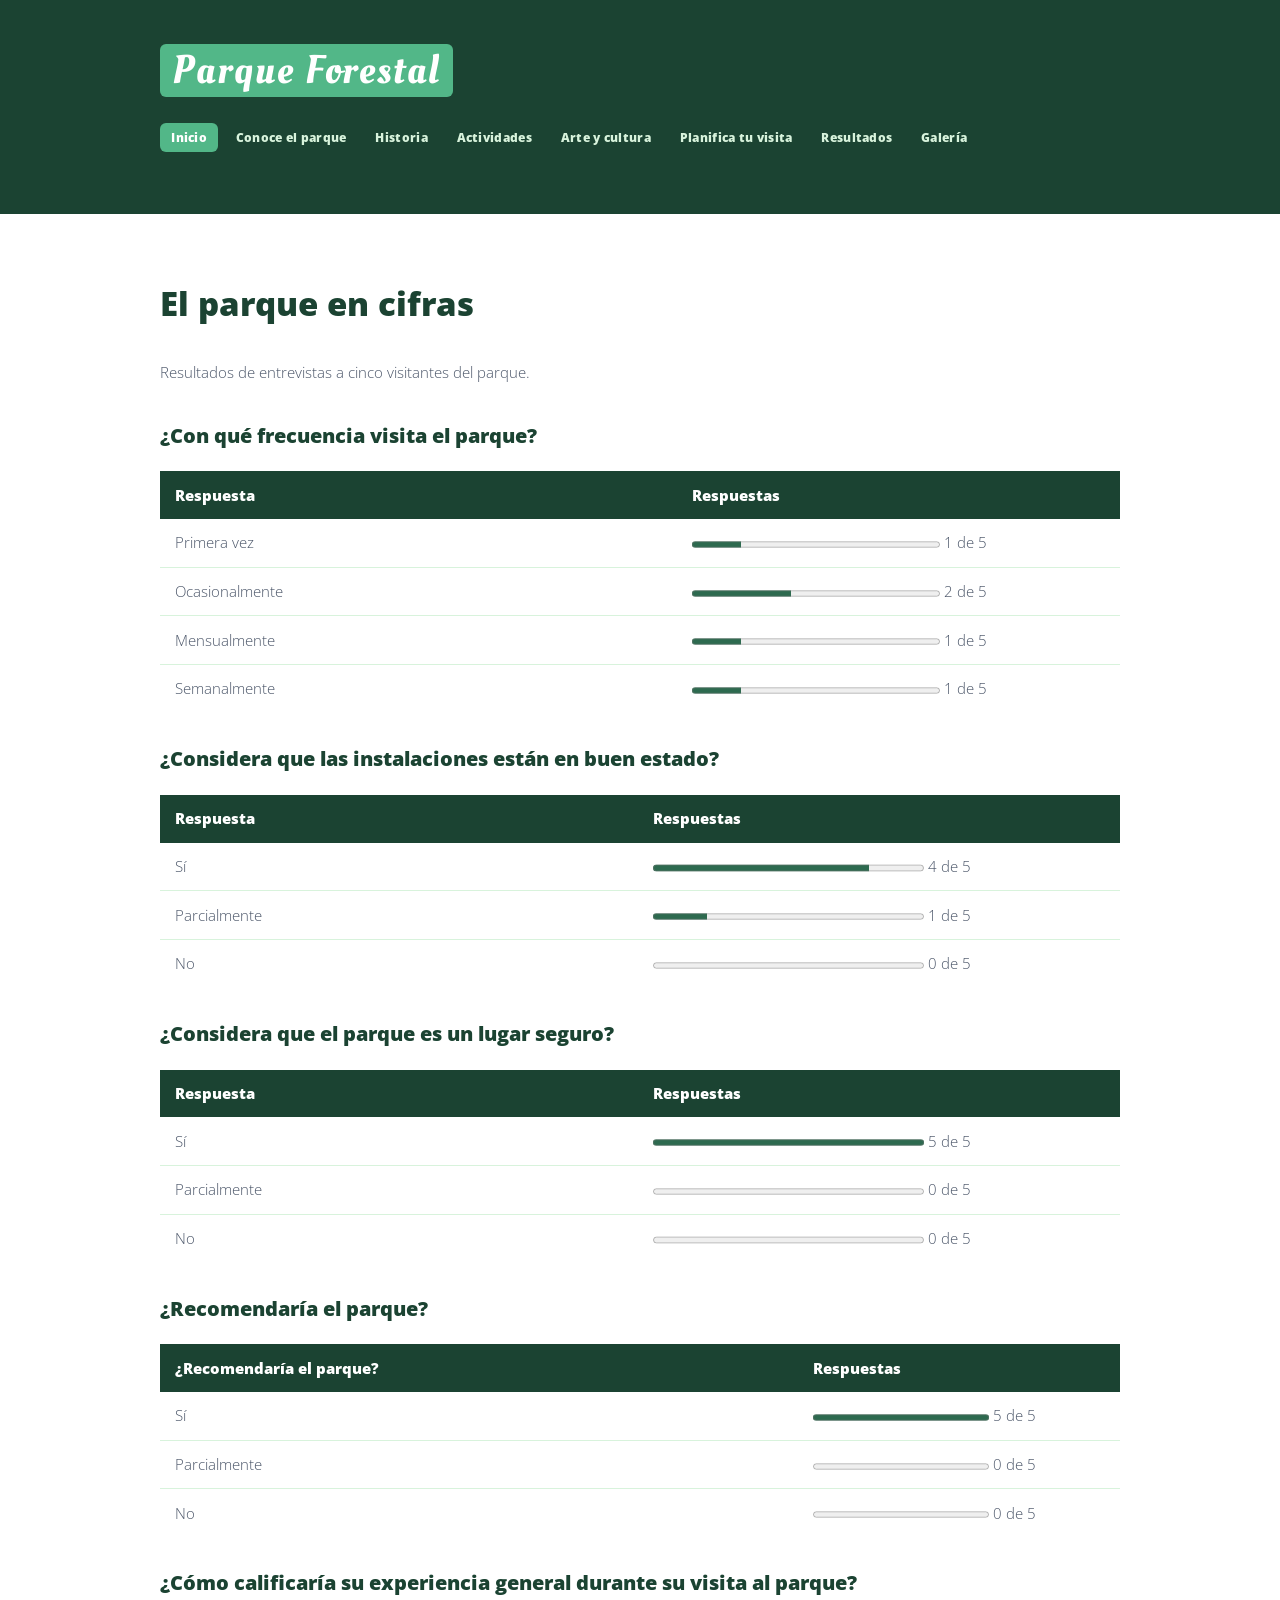
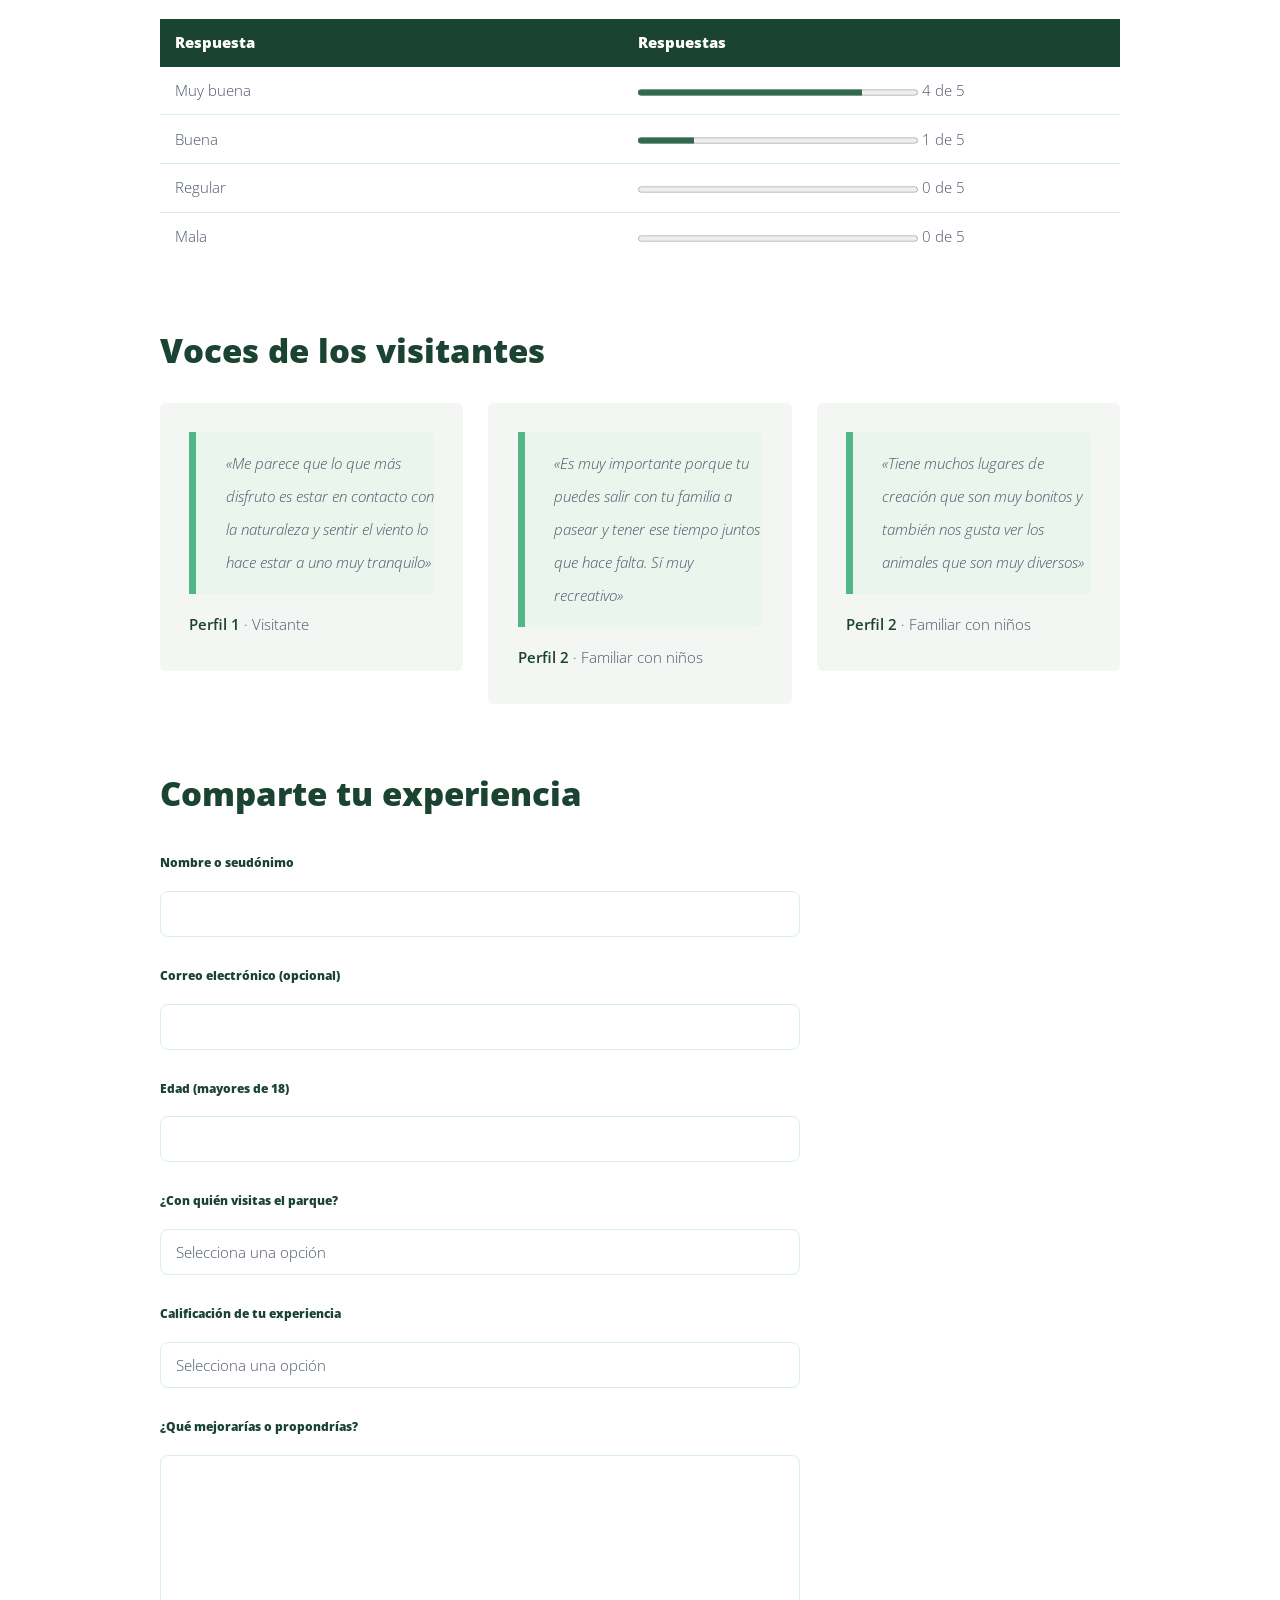
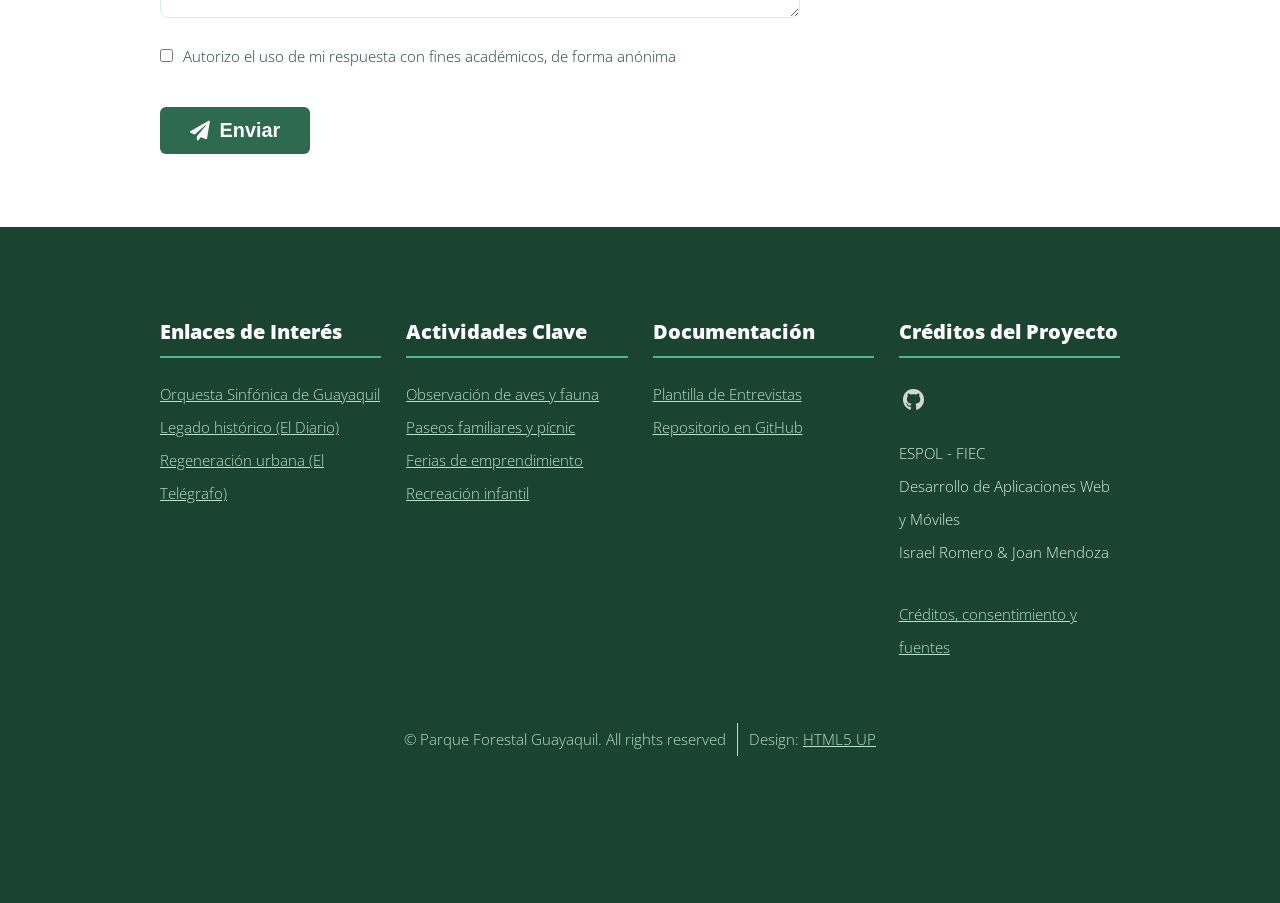
<file: resultados.html>
<!DOCTYPE HTML>
<!--
	Verti by HTML5 UP
	html5up.net | @ajlkn
	Free for personal and commercial use under the CCA 3.0 license (html5up.net/license)
-->
<html lang="es">
	<head>
		<title>Experiencias | Parque Forestal</title>
		<meta charset="utf-8" />
		<meta name="viewport" content="width=device-width, initial-scale=1, user-scalable=no" />
		<link rel="stylesheet" href="assets/css/main.css" />
		<link rel="stylesheet" href="assets/css/custom.css" />
	</head>
	<body class="is-preload no-sidebar">
		<div id="page-wrapper">

			<!-- Header -->
				<div id="header-wrapper">
					<header id="header" class="container">

						<!-- Logo -->
							<div id="logo">
								<h1><a href="index.html">Parque Forestal</a></h1>
							</div>

						<!-- Nav -->
							<nav id="nav">
								<ul>
									<li class="current"><a href="index.html">Inicio</a></li>
									<li><a href="index.html#features-wrapper">Conoce el parque</a></li>
									<li><a href="index.html#historia">Historia</a></li>
									<li><a href="actividades.html">Actividades</a>
										<ul>
											<li><a href="actividades.html#juegos">Juegos infantiles</a></li>
											<li><a href="actividades.html#fauna">Observación de fauna</a></li>
											<li><a href="actividades.html#picnic">Picnic y caminatas</a></li>
											<li><a href="actividades.html#feria">Feria de emprendedores</a></li>
										</ul></li>
									<li><a href="arte-cultura.html">Arte y cultura</a></li>
									<li><a href="planifica-tu-visita.html">Planifica tu visita</a></li>
									<li><a href="resultados.html">Resultados</a>
										<ul>
											<li><a href="resultados.html#cifras">El parque en cifras</a></li>
											<li><a href="resultados.html#voces">Voces de los visitantes</a></li>
										</ul></li>
									<li><a href="index.html#gallery-wrapper">Galería</a></li>
								</ul>
							</nav>

					</header>
				</div>

			<!-- Main -->
				<div id="main-wrapper">
					<div class="container">
						<div id="content">

							<!-- Content -->
								<article>

									<section id="cifras">
										<h2>El parque en cifras</h2>
										<p>Resultados de entrevistas a cinco visitantes del parque.</p>

										<h3>¿Con qué frecuencia visita el parque?</h3>
										<div class="tabla">
											<table>
												<thead><tr><th>Respuesta</th><th>Respuestas</th></tr></thead>
												<tbody>
													<tr><td>Primera vez</td><td><progress value="1" max="5"></progress> 1 de 5</td></tr>
													<tr><td>Ocasionalmente</td><td><progress value="2" max="5"></progress> 2 de 5</td></tr>
													<tr><td>Mensualmente</td><td><progress value="1" max="5"></progress> 1 de 5</td></tr>
													<tr><td>Semanalmente</td><td><progress value="1" max="5"></progress> 1 de 5</td></tr>
												</tbody>
											</table>
										</div>

										<h3>¿Considera que las instalaciones están en buen estado?</h3>
										<div class="tabla">
											<table>
												<thead><tr><th>Respuesta</th><th>Respuestas</th></tr></thead>
												<tbody>
													<tr><td>Sí</td><td><progress value="4" max="5"></progress> 4 de 5</td></tr>
													<tr><td>Parcialmente</td><td><progress value="1" max="5"></progress> 1 de 5</td></tr>
													<tr><td>No</td><td><progress value="0" max="5"></progress> 0 de 5</td></tr>
												</tbody>
											</table>
										</div>

										<h3>¿Considera que el parque es un lugar seguro?</h3>
										<div class="tabla">
											<table>
												<thead><tr><th>Respuesta</th><th>Respuestas</th></tr></thead>
												<tbody>
													<tr><td>Sí</td><td><progress value="5" max="5"></progress> 5 de 5</td></tr>
													<tr><td>Parcialmente</td><td><progress value="0" max="5"></progress> 0 de 5</td></tr>
													<tr><td>No</td><td><progress value="0" max="5"></progress> 0 de 5</td></tr>
												</tbody>
											</table>
										</div>

										<h3>¿Recomendaría el parque?</h3>
										<div class="tabla">
											<table>
												<thead><tr><th>¿Recomendaría el parque?</th><th>Respuestas</th></tr></thead>
												<tbody>
													<tr><td>Sí</td><td><progress value="5" max="5"></progress> 5 de 5</td></tr>
													<tr><td>Parcialmente</td><td><progress value="0" max="5"></progress> 0 de 5</td></tr>
													<tr><td>No</td><td><progress value="0" max="5"></progress> 0 de 5</td></tr>
												</tbody>
											</table>
										</div>

										<h3>¿Cómo calificaría su experiencia general durante su visita al parque?</h3>
										<div class="tabla">
											<table>
												<thead><tr><th>Respuesta</th><th>Respuestas</th></tr></thead>
												<tbody>
													<tr><td>Muy buena</td><td><progress value="4" max="5"></progress> 4 de 5</td></tr>
													<tr><td>Buena</td><td><progress value="1" max="5"></progress> 1 de 5</td></tr>
													<tr><td>Regular</td><td><progress value="0" max="5"></progress> 0 de 5</td></tr>
													<tr><td>Mala</td><td><progress value="0" max="5"></progress> 0 de 5</td></tr>
												</tbody>
											</table>
										</div>
									</section>

									<section id="voces">
										<h2>Voces de los visitantes</h2>
										<div class="row">
											<div class="col-4 col-12-medium">
												<section class="box">
													<blockquote>«Me parece que lo que
más disfruto es estar en contacto con la naturaleza y sentir el viento lo hace estar a uno muy
tranquilo»</blockquote>
													<p><strong>Perfil 1</strong> · Visitante</p>
												</section>
											</div>
											<div class="col-4 col-12-medium">
												<section class="box">
													<blockquote>«Es muy importante porque tu puedes salir con
tu familia a pasear y tener ese tiempo juntos que hace falta. Sí muy recreativo»</blockquote>
													<p><strong>Perfil 2</strong> · Familiar con niños</p>
												</section>
											</div>
											<div class="col-4 col-12-medium">
												<section class="box">
													<blockquote>«Tiene muchos lugares de creación que son muy bonitos y también nos gusta ver los animales que son muy diversos»</blockquote>
													<p><strong>Perfil 2</strong> · Familiar con niños</p>
												</section>
											</div>
										</div>
									</section>

									<section id="opinion" class="last">
										<h2>Comparte tu experiencia</h2>
										<form method="get" class="formulario">
											<label for="nombre">Nombre o seudónimo</label>
											<input type="text" id="nombre" name="nombre" required minlength="2" maxlength="40" autocomplete="given-name">

											<label for="correo">Correo electrónico (opcional)</label>
											<input type="email" id="correo" name="correo" autocomplete="email">

											<label for="edad">Edad (mayores de 18)</label>
											<input type="number" id="edad" name="edad" min="18" max="99" required>

											<label for="perfil">¿Con quién visitas el parque?</label>
											<select id="perfil" name="perfil" required>
												<option value="">Selecciona una opción</option>
												<option value="solo">Solo/a</option>
												<option value="pareja">En pareja</option>
												<option value="familia">En familia con niños</option>
												<option value="amigos">Con amigos</option>
												<option value="turista">Soy turista</option>
											</select>

											<label for="calificacion">Calificación de tu experiencia</label>
											<select id="calificacion" name="calificacion" required>
												<option value="">Selecciona una opción</option>
												<option value="muy-buena">Muy buena</option>
												<option value="buena">Buena</option>
												<option value="regular">Regular</option>
												<option value="mala">Mala</option>
											</select>

											<label for="comentario">¿Qué mejorarías o propondrías?</label>
											<textarea id="comentario" name="comentario" rows="4" minlength="10" maxlength="500" required></textarea>

											<label class="casilla">
												<input type="checkbox" name="acepto" required> Autorizo el uso de mi respuesta con fines académicos, de forma anónima
											</label>

											<button type="submit" class="button icon solid fa-paper-plane">Enviar</button>
										</form>
									</section>

								</article>

						</div>
					</div>
				</div>

			<!-- Footer -->
				<div id="footer-wrapper">
					<footer id="footer" class="container">
						<div class="row">
							<div class="col-3 col-6-medium col-12-small">

								<!-- Links -->
									<section class="widget links">
										<h3>Enlaces de Interés</h3>
										<ul class="style2">
											<li><a href="https://www.culturaypatrimonio.gob.ec/orquesta-sinfonica-de-guayaquil-continua-celebrando-a-la-cultura/" target="_blank">Orquesta Sinfónica de Guayaquil</a></li>
											<li><a href="https://www.eldiario.ec/guayaquil/esculturas-bustos-y-naturaleza-el-legado-historico-del-parque-forestal-de-guayaquil-09102025/" target="_blank">Legado histórico (El Diario)</a></li>
											<li><a href="https://www.eltelegrafo.com.ec/noticias/ecuador/220/estado-parqueforestal-ministeriodecultura" target="_blank">Regeneración urbana (El Telégrafo)</a></li>
										</ul>
									</section>

							</div>
							<div class="col-3 col-6-medium col-12-small">

								<!-- Links -->
									<section class="widget links">
										<h3>Actividades Clave</h3>
										<ul class="style2">
											<li><a href="actividades.html#fauna">Observación de aves y fauna</a></li>
											<li><a href="actividades.html#picnic">Paseos familiares y pícnic</a></li>
											<li><a href="actividades.html#feria">Ferias de emprendimiento</a></li>
											<li><a href="actividades.html#juegos">Recreación infantil</a></li>
										</ul>
									</section>

							</div>
							<div class="col-3 col-6-medium col-12-small">

								<!-- Links -->
									<section class="widget links">
										<h3>Documentación</h3>
										<ul class="style2">
											<li><a href="https://drive.google.com/file/d/1EBYKV9MV5P-700V6gTw7AdXbWXUujnQy/view?usp=sharing" target="_blank">Plantilla de Entrevistas</a></li>
											<li><a href="https://github.com/Madakase/parque-forestal-guayaquil" target="_blank">Repositorio en GitHub</a></li>
										</ul>
									</section>

							</div>
							<div class="col-3 col-6-medium col-12-small">

								<!-- Contact -->
									<section class="widget contact last">
										<h3>Créditos del Proyecto</h3>
										<ul>
											<li><a href="https://github.com/Madakase/parque-forestal-guayaquil" target="_blank" rel="noopener" class="icon brands fa-github"><span class="label">GitHub</span></a></li>
										</ul>
										<p>ESPOL - FIEC<br />
										Desarrollo de Aplicaciones Web y Móviles<br />
										Israel Romero &amp; Joan Mendoza</p>
										<p><a href="creditos.html">Créditos, consentimiento y fuentes</a></p>
									</section>

							</div>
						</div>
						<div class="row">
							<div class="col-12">
								<div id="copyright">
									<ul class="menu">
										<li>&copy; Parque Forestal Guayaquil. All rights reserved</li><li>Design: <a href="http://html5up.net">HTML5 UP</a></li>
									</ul>
								</div>
							</div>
						</div>
					</footer>
				</div>

			</div>

		<!-- Scripts -->

			<script src="assets/js/jquery.min.js"></script>
			<script src="assets/js/jquery.dropotron.min.js"></script>
			<script src="assets/js/browser.min.js"></script>
			<script src="assets/js/breakpoints.min.js"></script>
			<script src="assets/js/util.js"></script>
			<script src="assets/js/main.js"></script>

	</body>
</html>
</file>
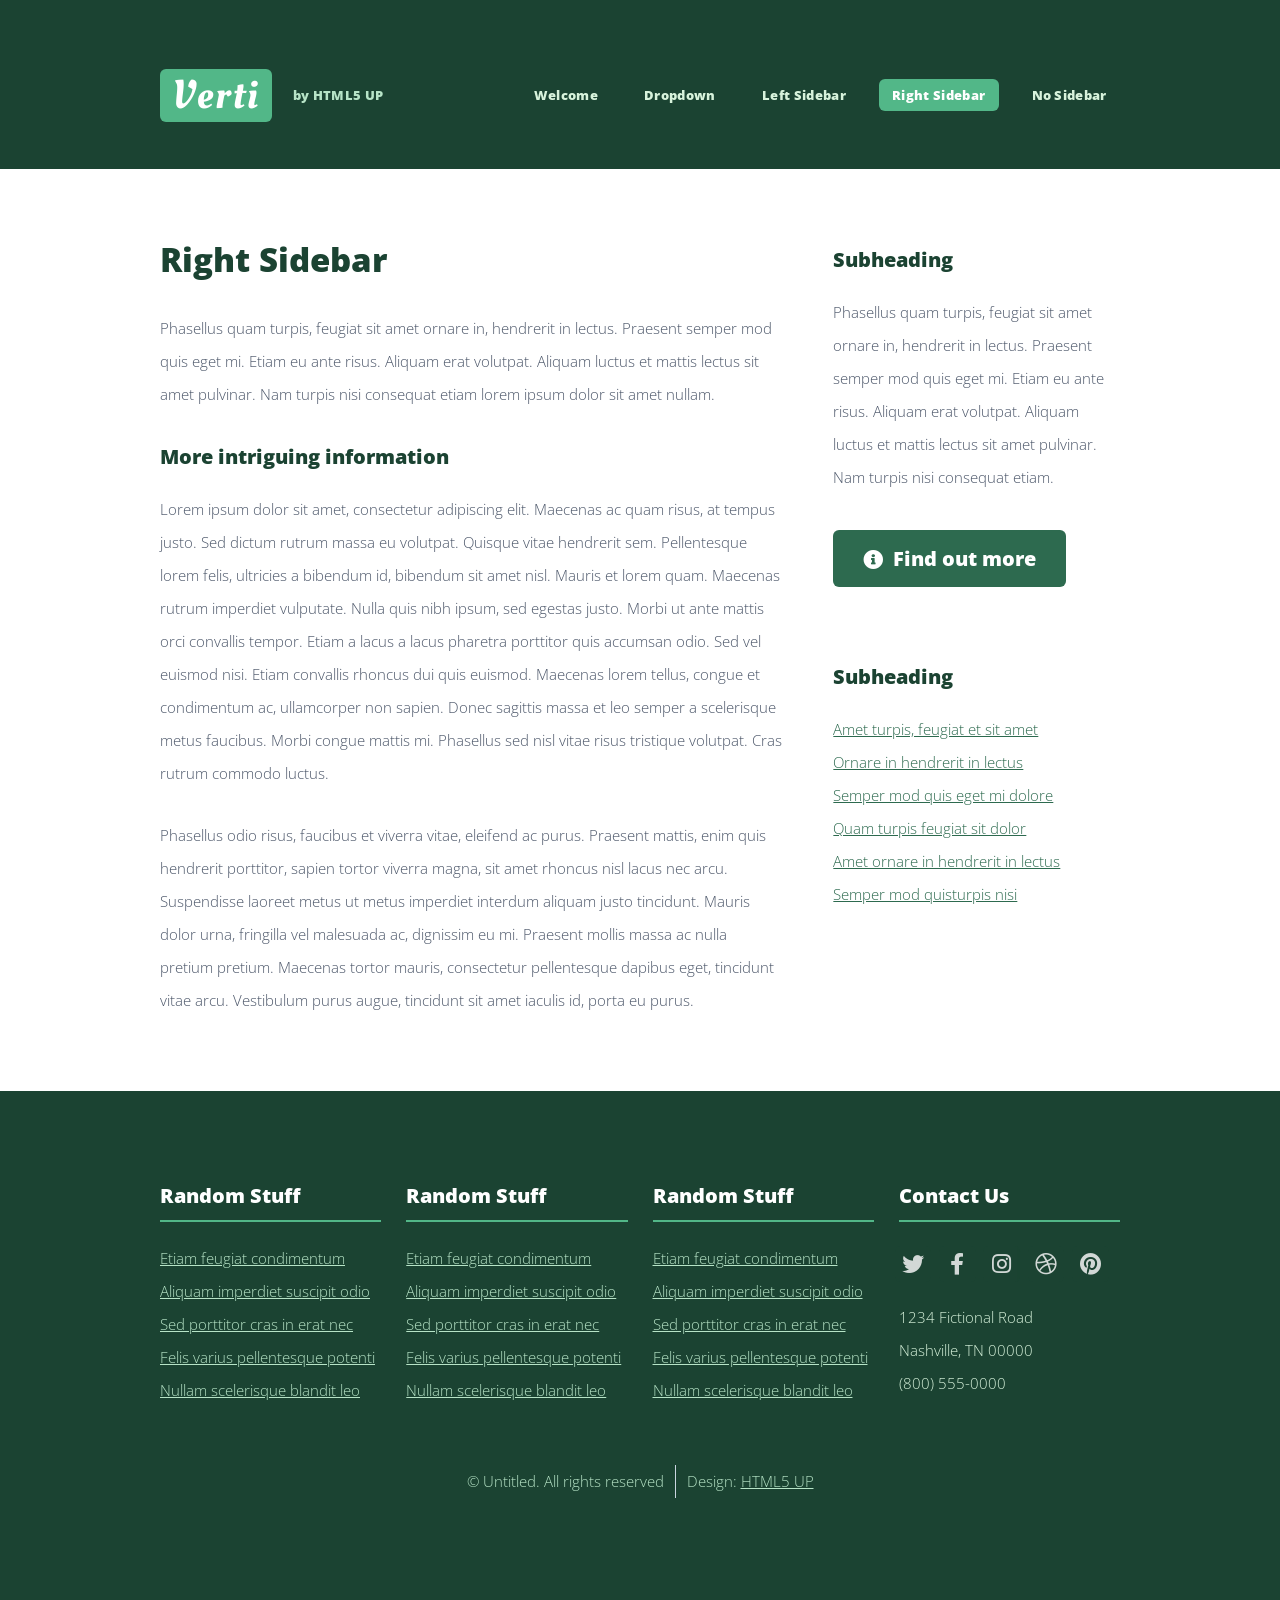
<file: right-sidebar.html>
<!DOCTYPE HTML>
<!--
	Verti by HTML5 UP
	html5up.net | @ajlkn
	Free for personal and commercial use under the CCA 3.0 license (html5up.net/license)
-->
<html>
	<head>
		<title>Verti by HTML5 UP</title>
		<meta charset="utf-8" />
		<meta name="viewport" content="width=device-width, initial-scale=1, user-scalable=no" />
		<link rel="stylesheet" href="assets/css/main.css" />
	</head>
	<body class="is-preload right-sidebar">
		<div id="page-wrapper">

			<!-- Header -->
				<div id="header-wrapper">
					<header id="header" class="container">

						<!-- Logo -->
							<div id="logo">
								<h1><a href="index.html">Verti</a></h1>
								<span>by HTML5 UP</span>
							</div>

						<!-- Nav -->
							<nav id="nav">
								<ul>
									<li><a href="index.html">Welcome</a></li>
									<li>
										<a href="#">Dropdown</a>
										<ul>
											<li><a href="#">Lorem ipsum dolor</a></li>
											<li><a href="#">Magna phasellus</a></li>
											<li>
												<a href="#">Phasellus consequat</a>
												<ul>
													<li><a href="#">Lorem ipsum dolor</a></li>
													<li><a href="#">Phasellus consequat</a></li>
													<li><a href="#">Magna phasellus</a></li>
													<li><a href="#">Etiam dolore nisl</a></li>
												</ul>
											</li>
											<li><a href="#">Veroeros feugiat</a></li>
										</ul>
									</li>
									<li><a href="left-sidebar.html">Left Sidebar</a></li>
									<li class="current"><a href="right-sidebar.html">Right Sidebar</a></li>
									<li><a href="no-sidebar.html">No Sidebar</a></li>
								</ul>
							</nav>

					</header>
				</div>

			<!-- Main -->
				<div id="main-wrapper">
					<div class="container">
						<div class="row gtr-200">
							<div class="col-8 col-12-medium">
								<div id="content">

									<!-- Content -->
										<article>

											<h2>Right Sidebar</h2>

											<p>Phasellus quam turpis, feugiat sit amet ornare in, hendrerit in lectus.
											Praesent semper mod quis eget mi. Etiam eu ante risus. Aliquam erat volutpat.
											Aliquam luctus et mattis lectus sit amet pulvinar. Nam turpis nisi
											consequat etiam lorem ipsum dolor sit amet nullam.</p>

											<h3>More intriguing information</h3>
											<p>Lorem ipsum dolor sit amet, consectetur adipiscing elit. Maecenas ac quam risus, at tempus
											justo. Sed dictum rutrum massa eu volutpat. Quisque vitae hendrerit sem. Pellentesque lorem felis,
											ultricies a bibendum id, bibendum sit amet nisl. Mauris et lorem quam. Maecenas rutrum imperdiet
											vulputate. Nulla quis nibh ipsum, sed egestas justo. Morbi ut ante mattis orci convallis tempor.
											Etiam a lacus a lacus pharetra porttitor quis accumsan odio. Sed vel euismod nisi. Etiam convallis
											rhoncus dui quis euismod. Maecenas lorem tellus, congue et condimentum ac, ullamcorper non sapien.
											Donec sagittis massa et leo semper a scelerisque metus faucibus. Morbi congue mattis mi.
											Phasellus sed nisl vitae risus tristique volutpat. Cras rutrum commodo luctus.</p>

											<p>Phasellus odio risus, faucibus et viverra vitae, eleifend ac purus. Praesent mattis, enim
											quis hendrerit porttitor, sapien tortor viverra magna, sit amet rhoncus nisl lacus nec arcu.
											Suspendisse laoreet metus ut metus imperdiet interdum aliquam justo tincidunt. Mauris dolor urna,
											fringilla vel malesuada ac, dignissim eu mi. Praesent mollis massa ac nulla pretium pretium.
											Maecenas tortor mauris, consectetur pellentesque dapibus eget, tincidunt vitae arcu.
											Vestibulum purus augue, tincidunt sit amet iaculis id, porta eu purus.</p>

										</article>

								</div>
							</div>
							<div class="col-4 col-12-medium">
								<div id="sidebar">

									<!-- Sidebar -->
										<section>
											<h3>Subheading</h3>
											<p>Phasellus quam turpis, feugiat sit amet ornare in, hendrerit in lectus.
											Praesent semper mod quis eget mi. Etiam eu ante risus. Aliquam erat volutpat.
											Aliquam luctus et mattis lectus sit amet pulvinar. Nam turpis nisi
											consequat etiam.</p>
											<footer>
												<a href="#" class="button icon solid fa-info-circle">Find out more</a>
											</footer>
										</section>

										<section>
											<h3>Subheading</h3>
											<ul class="style2">
												<li><a href="#">Amet turpis, feugiat et sit amet</a></li>
												<li><a href="#">Ornare in hendrerit in lectus</a></li>
												<li><a href="#">Semper mod quis eget mi dolore</a></li>
												<li><a href="#">Quam turpis feugiat sit dolor</a></li>
												<li><a href="#">Amet ornare in hendrerit in lectus</a></li>
												<li><a href="#">Semper mod quisturpis nisi</a></li>
											</ul>
										</section>

								</div>
							</div>
						</div>
					</div>
				</div>

			<!-- Footer -->
				<div id="footer-wrapper">
					<footer id="footer" class="container">
						<div class="row">
							<div class="col-3 col-6-medium col-12-small">

								<!-- Links -->
									<section class="widget links">
										<h3>Random Stuff</h3>
										<ul class="style2">
											<li><a href="#">Etiam feugiat condimentum</a></li>
											<li><a href="#">Aliquam imperdiet suscipit odio</a></li>
											<li><a href="#">Sed porttitor cras in erat nec</a></li>
											<li><a href="#">Felis varius pellentesque potenti</a></li>
											<li><a href="#">Nullam scelerisque blandit leo</a></li>
										</ul>
									</section>

							</div>
							<div class="col-3 col-6-medium col-12-small">

								<!-- Links -->
									<section class="widget links">
										<h3>Random Stuff</h3>
										<ul class="style2">
											<li><a href="#">Etiam feugiat condimentum</a></li>
											<li><a href="#">Aliquam imperdiet suscipit odio</a></li>
											<li><a href="#">Sed porttitor cras in erat nec</a></li>
											<li><a href="#">Felis varius pellentesque potenti</a></li>
											<li><a href="#">Nullam scelerisque blandit leo</a></li>
										</ul>
									</section>

							</div>
							<div class="col-3 col-6-medium col-12-small">

								<!-- Links -->
									<section class="widget links">
										<h3>Random Stuff</h3>
										<ul class="style2">
											<li><a href="#">Etiam feugiat condimentum</a></li>
											<li><a href="#">Aliquam imperdiet suscipit odio</a></li>
											<li><a href="#">Sed porttitor cras in erat nec</a></li>
											<li><a href="#">Felis varius pellentesque potenti</a></li>
											<li><a href="#">Nullam scelerisque blandit leo</a></li>
										</ul>
									</section>

							</div>
							<div class="col-3 col-6-medium col-12-small">

								<!-- Contact -->
									<section class="widget contact">
										<h3>Contact Us</h3>
										<ul>
											<li><a href="#" class="icon brands fa-twitter"><span class="label">Twitter</span></a></li>
											<li><a href="#" class="icon brands fa-facebook-f"><span class="label">Facebook</span></a></li>
											<li><a href="#" class="icon brands fa-instagram"><span class="label">Instagram</span></a></li>
											<li><a href="#" class="icon brands fa-dribbble"><span class="label">Dribbble</span></a></li>
											<li><a href="#" class="icon brands fa-pinterest"><span class="label">Pinterest</span></a></li>
										</ul>
										<p>1234 Fictional Road<br />
										Nashville, TN 00000<br />
										(800) 555-0000</p>
									</section>

							</div>
						</div>
						<div class="row">
							<div class="col-12">
								<div id="copyright">
									<ul class="menu">
										<li>&copy; Untitled. All rights reserved</li><li>Design: <a href="http://html5up.net">HTML5 UP</a></li>
									</ul>
								</div>
							</div>
						</div>
					</footer>
				</div>

			</div>

		<!-- Scripts -->

			<script src="assets/js/jquery.min.js"></script>
			<script src="assets/js/jquery.dropotron.min.js"></script>
			<script src="assets/js/browser.min.js"></script>
			<script src="assets/js/breakpoints.min.js"></script>
			<script src="assets/js/util.js"></script>
			<script src="assets/js/main.js"></script>

	</body>
</html>
</file>
<file: assets/css/custom.css>
html { scroll-behavior: smooth; }
@media (prefers-reduced-motion: reduce) { html { scroll-behavior: auto; } }

#banner-wrapper { background: url("../../images/lagunaBiodiversidad.png") center / cover no-repeat; }
#banner .button.large { font-size: 1.4em; padding-right: 2.2em; }
#cifras-wrapper { padding: 3em 0 0 0; }
#cifras-wrapper .box { text-align: center; padding: 1.5em 1em; }
#cifras-wrapper .box h2 { font-size: 2.5em; margin: 0 0 0.15em 0; color: #2d6a4f; }
#cifras-wrapper .box p { margin: 0; }
@media screen and (min-width: 737px) { #banner-wrapper { padding: 4em 0; } }
@media screen and (max-width: 736px) {
	#banner-wrapper { padding: 15px; }
	#banner ul { margin-top: 1.5em; }
	#cifras-wrapper { padding: 0 15px 1.5em 15px; }
}

@media screen and (min-width: 981px) {
	#header-wrapper { padding: 3em 0 2em 0; }
	#nav { position: static; margin-top: 1.5em; font-size: 0.85em; }
	#nav ul { display: flex; flex-wrap: wrap; }
	#nav ul li { float: none; padding-left: 0; margin-right: 0.5em; line-height: 3.5em; }
	#nav ul li a { white-space: nowrap; padding: 0.5em 0.9em; }
}

.tabla { overflow-x: auto; margin-bottom: 2em; }
.tabla table { margin-bottom: 0; }
article iframe { display: block; width: 100%; border: 0; border-radius: 8px; }

progress { width: 60%; height: 0.9em; vertical-align: middle; accent-color: #2d6a4f; }
@media screen and (max-width: 736px) { progress { width: 40%; } }

#main-wrapper .box { background: #f4f6f4; box-shadow: none; }
#voces blockquote { margin-bottom: 1em; }
#voces .box p { margin: 0; }

#gallery-wrapper { background: #f4f6f4; padding: 4em 0; }
@media screen and (max-width: 736px) { #gallery-wrapper { padding: 40px 15px; } }

.lightbox { display: none; position: fixed; inset: 0; z-index: 10000; background: rgba(0, 0, 0, .85);
	flex-direction: column; align-items: center; justify-content: center; color: #fff; }
.lightbox:target { display: flex; }
.lightbox figure { margin: 0; text-align: center; }
.lightbox img { max-width: 90vw; max-height: 80vh; border-radius: 8px; }
.lightbox figcaption { padding-top: 1em; font-size: .8em; line-height: 1.5em; }
.lightbox .cerrar { position: absolute; top: 1rem; right: 1.5rem; color: #fff; font-size: 2rem; text-decoration: none; }

.referencias p { padding-left: 2em; text-indent: -2em; }

/* Para formulario */
.formulario { max-width: 640px; }
.formulario input[type="number"] {
	display: block; width: 100%; line-height: 3em; padding: 0 1em;
	border-radius: 8px; border: solid 1px #d8f3dc;
}
.formulario select { background-color: #fff; }
.formulario input, .formulario select, .formulario textarea { margin-bottom: 1.5em; }
.formulario .casilla { font-weight: 300; font-size: 1em; }
.formulario input[type="checkbox"] {
	-webkit-appearance: auto; appearance: auto;
	display: inline-block; margin: 0 0.4em 0 0; accent-color: #2d6a4f;
}
.formulario .button { margin-top: 1em; }

#footer .row:first-child { position: relative; z-index: 1; } /*Arreglar footer (no se podia hacer clic en creditos)*/
</file>
<file: assets/css/main.css>
@import url("fontawesome-all.min.css");
@import url("https://fonts.googleapis.com/css?family=Oleo+Script:400|Open+Sans:300,300italic,600,600italic,800");

/*
	Verti by HTML5 UP (Tema adaptado: Parque Forestal Guayaquil)
	html5up.net | @ajlkn
	Free for personal and commercial use under the CCA 3.0 license (html5up.net/license)
*/

html, body, div, span, applet, object,
iframe, h1, h2, h3, h4, h5, h6, p, blockquote,
pre, a, abbr, acronym, address, big, cite,
code, del, dfn, em, img, ins, kbd, q, s, samp,
small, strike, strong, sub, sup, tt, var, b,
u, i, center, dl, dt, dd, ol, ul, li, fieldset,
form, label, legend, table, caption, tbody,
tfoot, thead, tr, th, td, article, aside,
canvas, details, embed, figure, figcaption,
footer, header, hgroup, menu, nav, output, ruby,
section, summary, time, mark, audio, video {
	margin: 0;
	padding: 0;
	border: 0;
	font-size: 100%;
	font: inherit;
	vertical-align: baseline;}

article, aside, details, figcaption, figure,
footer, header, hgroup, menu, nav, section {
	display: block;}

body {
	line-height: 1;
}

ol, ul {
	list-style: none;
}

blockquote, q {
	quotes: none;
}

	blockquote:before, blockquote:after, q:before, q:after {
		content: '';
		content: none;
	}

table {
	border-collapse: collapse;
	border-spacing: 0;
}

body {
	-webkit-text-size-adjust: none;
}

mark {
	background-color: transparent;
	color: inherit;
}

input::-moz-focus-inner {
	border: 0;
	padding: 0;
}

input, select, textarea {
	-moz-appearance: none;
	-webkit-appearance: none;
	-ms-appearance: none;
	appearance: none;
}

/* Basic */

	@-ms-viewport {
		width: device-width;
	}

	html {
		box-sizing: border-box;
	}

	*, *:before, *:after {
		box-sizing: inherit;
	}

	body {
		background-image: -moz-linear-gradient(top, rgba(27, 67, 50, 0.05), rgba(27, 67, 50, 0)), url("images/bg01.png");
		background-image: -webkit-linear-gradient(top, rgba(27, 67, 50, 0.05), rgba(27, 67, 50, 0)), url("images/bg01.png");
		background-image: -ms-linear-gradient(top, rgba(27, 67, 50, 0.05), rgba(27, 67, 50, 0)), url("images/bg01.png");
		background-image: linear-gradient(top, rgba(27, 67, 50, 0.05), rgba(27, 67, 50, 0)), url("images/bg01.png");
		background-color: #f4f6f4;
		background-position: top left, top left;
		background-repeat: repeat-x, repeat;
		background-size: 100% 30em, auto;
		font-family: 'Open Sans', sans-serif;
		font-size: 13pt;
		color: #4a5568;
		font-weight: 300;
		line-height: 2.25em;
	}

		body.is-preload *, body.is-preload *:before, body.is-preload *:after {
			-moz-animation: none !important;
			-webkit-animation: none !important;
			-ms-animation: none !important;
			animation: none !important;
			-moz-transition: none !important;
			-webkit-transition: none !important;
			-ms-transition: none !important;
			transition: none !important;
		}

	input, select, textarea {
		font-family: 'Open Sans', sans-serif;
		font-size: 13pt;
		color: #4a5568;
		font-weight: 300;
		line-height: 2.25em;
	}

	a {
		color: #2d6a4f;
		text-decoration: underline;
	}

		a:hover {
			text-decoration: none;
			color: #1b4332;
		}

	h1, h2, h3, h4, h5, h6 {
		color: #1b4332;
		font-weight: 800;
	}

		h1 a, h2 a, h3 a, h4 a, h5 a, h6 a {
			color: inherit;
			text-decoration: none;
			outline: 0;
		}

	h2 {
		font-size: 2.25em;
		margin: 0 0 1.1em 0;
		line-height: 1em;
	}

	h3 {
		font-size: 1.35em;
		margin: 0 0 1em 0;
	}

	b, strong {
		font-weight: 600;
		color: #1b4332;
	}

	i, em {
		font-style: italic;
	}

	br.clear {
		clear: both;
	}

	sub {
		position: relative;
		top: 0.5em;
		font-size: 0.8em;
	}

	sup {
		position: relative;
		top: -0.5em;
		font-size: 0.8em;
	}

	hr {
		border: 0;
		border-top: solid 1px #d8f3dc;
	}

	blockquote {
		border-left: solid 0.5em #52b788;
		padding: 1em 0 1em 2em;
		font-style: italic;
		background: #e9f5ed;
		border-radius: 0 6px 6px 0;
	}

	p, ul, ol, dl, table {
		margin-bottom: 2em;
	}

/* Container */

	.container {
		margin: 0 auto;
		max-width: 100%;
		width: 1400px;
	}

		@media screen and (max-width: 1680px) {

			.container {
				width: 1200px;
			}

		}

		@media screen and (max-width: 1280px) {

			.container {
				width: 960px;
			}

		}

		@media screen and (max-width: 980px) {

			.container {
				width: 90%;
			}

		}

		@media screen and (max-width: 736px) {

			.container {
				width: 100%;
			}

		}

/* Row */

	.row {
		display: flex;
		flex-wrap: wrap;
		box-sizing: border-box;
		align-items: stretch;
	}

		.row > * {
			box-sizing: border-box;
		}

		.row.gtr-uniform > * > :last-child {
			margin-bottom: 0;
		}

		.row.aln-left {
			justify-content: flex-start;
		}

		.row.aln-center {
			justify-content: center;
		}

		.row.aln-right {
			justify-content: flex-end;
		}

		.row.aln-top {
			align-items: flex-start;
		}

		.row.aln-middle {
			align-items: center;
		}

		.row.aln-bottom {
			align-items: flex-end;
		}

		.row > .imp {
			order: -1;
		}

		.row > .col-1 {
			width: 8.33333%;
		}

		.row > .off-1 {
			margin-left: 8.33333%;
		}

		.row > .col-2 {
			width: 16.66667%;
		}

		.row > .off-2 {
			margin-left: 16.66667%;
		}

		.row > .col-3 {
			width: 25%;
		}

		.row > .off-3 {
			margin-left: 25%;
		}

		.row > .col-4 {
			width: 33.33333%;
		}

		.row > .off-4 {
			margin-left: 33.33333%;
		}

		.row > .col-5 {
			width: 41.66667%;
		}

		.row > .off-5 {
			margin-left: 41.66667%;
		}

		.row > .col-6 {
			width: 50%;
		}

		.row > .off-6 {
			margin-left: 50%;
		}

		.row > .col-7 {
			width: 58.33333%;
		}

		.row > .off-7 {
			margin-left: 58.33333%;
		}

		.row > .col-8 {
			width: 66.66667%;
		}

		.row > .off-8 {
			margin-left: 66.66667%;
		}

		.row > .col-9 {
			width: 75%;
		}

		.row > .off-9 {
			margin-left: 75%;
		}

		.row > .col-10 {
			width: 83.33333%;
		}

		.row > .off-10 {
			margin-left: 83.33333%;
		}

		.row > .col-11 {
			width: 91.66667%;
		}

		.row > .off-11 {
			margin-left: 91.66667%;
		}

		.row > .col-12 {
			width: 100%;
		}

		.row > .off-12 {
			margin-left: 100%;
		}

		.row.gtr-0 {
			margin-top: 0px;
			margin-left: 0px;
		}

			.row.gtr-0 > * {
				padding: 0px 0 0 0px;
			}

			.row.gtr-0.gtr-uniform {
				margin-top: 0px;
			}

				.row.gtr-0.gtr-uniform > * {
					padding-top: 0px;
				}

		.row.gtr-25 {
			margin-top: -10px;
			margin-left: -10px;
		}

			.row.gtr-25 > * {
				padding: 10px 0 0 10px;
			}

			.row.gtr-25.gtr-uniform {
				margin-top: -10px;
			}

				.row.gtr-25.gtr-uniform > * {
					padding-top: 10px;
				}

		.row.gtr-50 {
			margin-top: -20px;
			margin-left: -20px;
		}

			.row.gtr-50 > * {
				padding: 20px 0 0 20px;
			}

			.row.gtr-50.gtr-uniform {
				margin-top: -20px;
			}

				.row.gtr-50.gtr-uniform > * {
					padding-top: 20px;
				}

		.row {
			margin-top: -40px;
			margin-left: -40px;
		}

			.row > * {
				padding: 40px 0 0 40px;
			}

			.row.gtr-uniform {
				margin-top: -40px;
			}

				.row.gtr-uniform > * {
					padding-top: 40px;
				}

		.row.gtr-150 {
			margin-top: -60px;
			margin-left: -60px;
		}

			.row.gtr-150 > * {
				padding: 60px 0 0 60px;
			}

			.row.gtr-150.gtr-uniform {
				margin-top: -60px;
			}

				.row.gtr-150.gtr-uniform > * {
					padding-top: 60px;
				}

		.row.gtr-200 {
			margin-top: -80px;
			margin-left: -80px;
		}

			.row.gtr-200 > * {
				padding: 80px 0 0 80px;
			}

			.row.gtr-200.gtr-uniform {
				margin-top: -80px;
			}

				.row.gtr-200.gtr-uniform > * {
					padding-top: 80px;
				}

		@media screen and (max-width: 1680px) {

			.row {
				display: flex;
				flex-wrap: wrap;
				box-sizing: border-box;
				align-items: stretch;
			}

				.row > * {
					box-sizing: border-box;
				}

				.row.gtr-uniform > * > :last-child {
					margin-bottom: 0;
				}

				.row.aln-left {
					justify-content: flex-start;
				}

				.row.aln-center {
					justify-content: center;
				}

				.row.aln-right {
					justify-content: flex-end;
				}

				.row.aln-top {
					align-items: flex-start;
				}

				.row.aln-middle {
					align-items: center;
				}

				.row.aln-bottom {
					align-items: flex-end;
				}

				.row > .imp-xlarge {
					order: -1;
				}

				.row > .col-1-xlarge {
					width: 8.33333%;
				}

				.row > .off-1-xlarge {
					margin-left: 8.33333%;
				}

				.row > .col-2-xlarge {
					width: 16.66667%;
				}

				.row > .off-2-xlarge {
					margin-left: 16.66667%;
				}

				.row > .col-3-xlarge {
					width: 25%;
				}

				.row > .off-3-xlarge {
					margin-left: 25%;
				}

				.row > .col-4-xlarge {
					width: 33.33333%;
				}

				.row > .off-4-xlarge {
					margin-left: 33.33333%;
				}

				.row > .col-5-xlarge {
					width: 41.66667%;
				}

				.row > .off-5-xlarge {
					margin-left: 41.66667%;
				}

				.row > .col-6-xlarge {
					width: 50%;
				}

				.row > .off-6-xlarge {
					margin-left: 50%;
				}

				.row > .col-7-xlarge {
					width: 58.33333%;
				}

				.row > .off-7-xlarge {
					margin-left: 58.33333%;
				}

				.row > .col-8-xlarge {
					width: 66.66667%;
				}

				.row > .off-8-xlarge {
					margin-left: 66.66667%;
				}

				.row > .col-9-xlarge {
					width: 75%;
				}

				.row > .off-9-xlarge {
					margin-left: 75%;
				}

				.row > .col-10-xlarge {
					width: 83.33333%;
				}

				.row > .off-10-xlarge {
					margin-left: 83.33333%;
				}

				.row > .col-11-xlarge {
					width: 91.66667%;
				}

				.row > .off-11-xlarge {
					margin-left: 91.66667%;
				}

				.row > .col-12-xlarge {
					width: 100%;
				}

				.row > .off-12-xlarge {
					margin-left: 100%;
				}

				.row.gtr-0 {
					margin-top: 0px;
					margin-left: 0px;
				}

					.row.gtr-0 > * {
						padding: 0px 0 0 0px;
					}

					.row.gtr-0.gtr-uniform {
						margin-top: 0px;
					}

						.row.gtr-0.gtr-uniform > * {
							padding-top: 0px;
						}

				.row.gtr-25 {
					margin-top: -10px;
					margin-left: -10px;
				}

					.row.gtr-25 > * {
						padding: 10px 0 0 10px;
					}

					.row.gtr-25.gtr-uniform {
						margin-top: -10px;
					}

						.row.gtr-25.gtr-uniform > * {
							padding-top: 10px;
						}

				.row.gtr-50 {
					margin-top: -20px;
					margin-left: -20px;
				}

					.row.gtr-50 > * {
						padding: 20px 0 0 20px;
					}

					.row.gtr-50.gtr-uniform {
						margin-top: -20px;
					}

						.row.gtr-50.gtr-uniform > * {
							padding-top: 20px;
						}

				.row {
					margin-top: -40px;
					margin-left: -40px;
				}

					.row > * {
						padding: 40px 0 0 40px;
					}

					.row.gtr-uniform {
						margin-top: -40px;
					}

						.row.gtr-uniform > * {
							padding-top: 40px;
						}

				.row.gtr-150 {
					margin-top: -60px;
					margin-left: -60px;
				}

					.row.gtr-150 > * {
						padding: 60px 0 0 60px;
					}

					.row.gtr-150.gtr-uniform {
						margin-top: -60px;
					}

						.row.gtr-150.gtr-uniform > * {
							padding-top: 60px;
						}

				.row.gtr-200 {
					margin-top: -80px;
					margin-left: -80px;
				}

					.row.gtr-200 > * {
						padding: 80px 0 0 80px;
					}

					.row.gtr-200.gtr-uniform {
						margin-top: -80px;
					}

						.row.gtr-200.gtr-uniform > * {
							padding-top: 80px;
						}

		}

		@media screen and (max-width: 1280px) {

			.row {
				display: flex;
				flex-wrap: wrap;
				box-sizing: border-box;
				align-items: stretch;
			}

				.row > * {
					box-sizing: border-box;
				}

				.row.gtr-uniform > * > :last-child {
					margin-bottom: 0;
				}

				.row.aln-left {
					justify-content: flex-start;
				}

				.row.aln-center {
					justify-content: center;
				}

				.row.aln-right {
					justify-content: flex-end;
				}

				.row.aln-top {
					align-items: flex-start;
				}

				.row.aln-middle {
					align-items: center;
				}

				.row.aln-bottom {
					align-items: flex-end;
				}

				.row > .imp-large {
					order: -1;
				}

				.row > .col-1-large {
					width: 8.33333%;
				}

				.row > .off-1-large {
					margin-left: 8.33333%;
				}

				.row > .col-2-large {
					width: 16.66667%;
				}

				.row > .off-2-large {
					margin-left: 16.66667%;
				}

				.row > .col-3-large {
					width: 25%;
				}

				.row > .off-3-large {
					margin-left: 25%;
				}

				.row > .col-4-large {
					width: 33.33333%;
				}

				.row > .off-4-large {
					margin-left: 33.33333%;
				}

				.row > .col-5-large {
					width: 41.66667%;
				}

				.row > .off-5-large {
					margin-left: 41.66667%;
				}

				.row > .col-6-large {
					width: 50%;
				}

				.row > .off-6-large {
					margin-left: 50%;
				}

				.row > .col-7-large {
					width: 58.33333%;
				}

				.row > .off-7-large {
					margin-left: 58.33333%;
				}

				.row > .col-8-large {
					width: 66.66667%;
				}

				.row > .off-8-large {
					margin-left: 66.66667%;
				}

				.row > .col-9-large {
					width: 75%;
				}

				.row > .off-9-large {
					margin-left: 75%;
				}

				.row > .col-10-large {
					width: 83.33333%;
				}

				.row > .off-10-large {
					margin-left: 83.33333%;
				}

				.row > .col-11-large {
					width: 91.66667%;
				}

				.row > .off-11-large {
					margin-left: 91.66667%;
				}

				.row > .col-12-large {
					width: 100%;
				}

				.row > .off-12-large {
					margin-left: 100%;
				}

				.row.gtr-0 {
					margin-top: 0px;
					margin-left: 0px;
				}

					.row.gtr-0 > * {
						padding: 0px 0 0 0px;
					}

					.row.gtr-0.gtr-uniform {
						margin-top: 0px;
					}

						.row.gtr-0.gtr-uniform > * {
							padding-top: 0px;
						}

				.row.gtr-25 {
					margin-top: -6.25px;
					margin-left: -6.25px;
				}

					.row.gtr-25 > * {
						padding: 6.25px 0 0 6.25px;
					}

					.row.gtr-25.gtr-uniform {
						margin-top: -6.25px;
					}

						.row.gtr-25.gtr-uniform > * {
							padding-top: 6.25px;
						}

				.row.gtr-50 {
					margin-top: -12.5px;
					margin-left: -12.5px;
				}

					.row.gtr-50 > * {
						padding: 12.5px 0 0 12.5px;
					}

					.row.gtr-50.gtr-uniform {
						margin-top: -12.5px;
					}

						.row.gtr-50.gtr-uniform > * {
							padding-top: 12.5px;
						}

				.row {
					margin-top: -25px;
					margin-left: -25px;
				}

					.row > * {
						padding: 25px 0 0 25px;
					}

					.row.gtr-uniform {
						margin-top: -25px;
					}

						.row.gtr-uniform > * {
							padding-top: 25px;
						}

				.row.gtr-150 {
					margin-top: -37.5px;
					margin-left: -37.5px;
				}

					.row.gtr-150 > * {
						padding: 37.5px 0 0 37.5px;
					}

					.row.gtr-150.gtr-uniform {
						margin-top: -37.5px;
					}

						.row.gtr-150.gtr-uniform > * {
							padding-top: 37.5px;
						}

				.row.gtr-200 {
					margin-top: -50px;
					margin-left: -50px;
				}

					.row.gtr-200 > * {
						padding: 50px 0 0 50px;
					}

					.row.gtr-200.gtr-uniform {
						margin-top: -50px;
					}

						.row.gtr-200.gtr-uniform > * {
							padding-top: 50px;
						}

		}

		@media screen and (max-width: 980px) {

			.row {
				display: flex;
				flex-wrap: wrap;
				box-sizing: border-box;
				align-items: stretch;
			}

				.row > * {
					box-sizing: border-box;
				}

				.row.gtr-uniform > * > :last-child {
					margin-bottom: 0;
				}

				.row.aln-left {
					justify-content: flex-start;
				}

				.row.aln-center {
					justify-content: center;
				}

				.row.aln-right {
					justify-content: flex-end;
				}

				.row.aln-top {
					align-items: flex-start;
				}

				.row.aln-middle {
					align-items: center;
				}

				.row.aln-bottom {
					align-items: flex-end;
				}

				.row > .imp-medium {
					order: -1;
				}

				.row > .col-1-medium {
					width: 8.33333%;
				}

				.row > .off-1-medium {
					margin-left: 8.33333%;
				}

				.row > .col-2-medium {
					width: 16.66667%;
				}

				.row > .off-2-medium {
					margin-left: 16.66667%;
				}

				.row > .col-3-medium {
					width: 25%;
				}

				.row > .off-3-medium {
					margin-left: 25%;
				}

				.row > .col-4-medium {
					width: 33.33333%;
				}

				.row > .off-4-medium {
					margin-left: 33.33333%;
				}

				.row > .col-5-medium {
					width: 41.66667%;
				}

				.row > .off-5-medium {
					margin-left: 41.66667%;
				}

				.row > .col-6-medium {
					width: 50%;
				}

				.row > .off-6-medium {
					margin-left: 50%;
				}

				.row > .col-7-medium {
					width: 58.33333%;
				}

				.row > .off-7-medium {
					margin-left: 58.33333%;
				}

				.row > .col-8-medium {
					width: 66.66667%;
				}

				.row > .off-8-medium {
					margin-left: 66.66667%;
				}

				.row > .col-9-medium {
					width: 75%;
				}

				.row > .off-9-medium {
					margin-left: 75%;
				}

				.row > .col-10-medium {
					width: 83.33333%;
				}

				.row > .off-10-medium {
					margin-left: 83.33333%;
				}

				.row > .col-11-medium {
					width: 91.66667%;
				}

				.row > .off-11-medium {
					margin-left: 91.66667%;
				}

				.row > .col-12-medium {
					width: 100%;
				}

				.row > .off-12-medium {
					margin-left: 100%;
				}

				.row.gtr-0 {
					margin-top: 0px;
					margin-left: 0px;
				}

					.row.gtr-0 > * {
						padding: 0px 0 0 0px;
					}

					.row.gtr-0.gtr-uniform {
						margin-top: 0px;
					}

						.row.gtr-0.gtr-uniform > * {
							padding-top: 0px;
						}

				.row.gtr-25 {
					margin-top: -6.25px;
					margin-left: -6.25px;
				}

					.row.gtr-25 > * {
						padding: 6.25px 0 0 6.25px;
					}

					.row.gtr-25.gtr-uniform {
						margin-top: -6.25px;
					}

						.row.gtr-25.gtr-uniform > * {
							padding-top: 6.25px;
						}

				.row.gtr-50 {
					margin-top: -12.5px;
					margin-left: -12.5px;
				}

					.row.gtr-50 > * {
						padding: 12.5px 0 0 12.5px;
					}

					.row.gtr-50.gtr-uniform {
						margin-top: -12.5px;
					}

						.row.gtr-50.gtr-uniform > * {
							padding-top: 12.5px;
						}

				.row {
					margin-top: -25px;
					margin-left: -25px;
				}

					.row > * {
						padding: 25px 0 0 25px;
					}

					.row.gtr-uniform {
						margin-top: -25px;
					}

						.row.gtr-uniform > * {
							padding-top: 25px;
						}

				.row.gtr-150 {
					margin-top: -37.5px;
					margin-left: -37.5px;
				}

					.row.gtr-150 > * {
						padding: 37.5px 0 0 37.5px;
					}

					.row.gtr-150.gtr-uniform {
						margin-top: -37.5px;
					}

						.row.gtr-150.gtr-uniform > * {
							padding-top: 37.5px;
						}

				.row.gtr-200 {
					margin-top: -50px;
					margin-left: -50px;
				}

					.row.gtr-200 > * {
						padding: 50px 0 0 50px;
					}

					.row.gtr-200.gtr-uniform {
						margin-top: -50px;
					}

						.row.gtr-200.gtr-uniform > * {
							padding-top: 50px;
						}

		}

		@media screen and (max-width: 736px) {

			.row {
				display: flex;
				flex-wrap: wrap;
				box-sizing: border-box;
				align-items: stretch;
			}

				.row > * {
					box-sizing: border-box;
				}

				.row.gtr-uniform > * > :last-child {
					margin-bottom: 0;
				}

				.row.aln-left {
					justify-content: flex-start;
				}

				.row.aln-center {
					justify-content: center;
				}

				.row.aln-right {
					justify-content: flex-end;
				}

				.row.aln-top {
					align-items: flex-start;
				}

				.row.aln-middle {
					align-items: center;
				}

				.row.aln-bottom {
					align-items: flex-end;
				}

				.row > .imp-small {
					order: -1;
				}

				.row > .col-1-small {
					width: 8.33333%;
				}

				.row > .off-1-small {
					margin-left: 8.33333%;
				}

				.row > .col-2-small {
					width: 16.66667%;
				}

				.row > .off-2-small {
					margin-left: 16.66667%;
				}

				.row > .col-3-small {
					width: 25%;
				}

				.row > .off-3-small {
					margin-left: 25%;
				}

				.row > .col-4-small {
					width: 33.33333%;
				}

				.row > .off-4-small {
					margin-left: 33.33333%;
				}

				.row > .col-5-small {
					width: 41.66667%;
				}

				.row > .off-5-small {
					margin-left: 41.66667%;
				}

				.row > .col-6-small {
					width: 50%;
				}

				.row > .off-6-small {
					margin-left: 50%;
				}

				.row > .col-7-small {
					width: 58.33333%;
				}

				.row > .off-7-small {
					margin-left: 58.33333%;
				}

				.row > .col-8-small {
					width: 66.66667%;
				}

				.row > .off-8-small {
					margin-left: 66.66667%;
				}

				.row > .col-9-small {
					width: 75%;
				}

				.row > .off-9-small {
					margin-left: 75%;
				}

				.row > .col-10-small {
					width: 83.33333%;
				}

				.row > .off-10-small {
					margin-left: 83.33333%;
				}

				.row > .col-11-small {
					width: 91.66667%;
				}

				.row > .off-11-small {
					margin-left: 91.66667%;
				}

				.row > .col-12-small {
					width: 100%;
				}

				.row > .off-12-small {
					margin-left: 100%;
				}

				.row.gtr-0 {
					margin-top: 0px;
					margin-left: 0px;
				}

					.row.gtr-0 > * {
						padding: 0px 0 0 0px;
					}

					.row.gtr-0.gtr-uniform {
						margin-top: 0px;
					}

						.row.gtr-0.gtr-uniform > * {
							padding-top: 0px;
						}

				.row.gtr-25 {
					margin-top: -5px;
					margin-left: -5px;
				}

					.row.gtr-25 > * {
						padding: 5px 0 0 5px;
					}

					.row.gtr-25.gtr-uniform {
						margin-top: -5px;
					}

						.row.gtr-25.gtr-uniform > * {
							padding-top: 5px;
						}

				.row.gtr-50 {
					margin-top: -10px;
					margin-left: -10px;
				}

					.row.gtr-50 > * {
						padding: 10px 0 0 10px;
					}

					.row.gtr-50.gtr-uniform {
						margin-top: -10px;
					}

						.row.gtr-50.gtr-uniform > * {
							padding-top: 10px;
						}

				.row {
					margin-top: -20px;
					margin-left: -20px;
				}

					.row > * {
						padding: 20px 0 0 20px;
					}

					.row.gtr-uniform {
						margin-top: -20px;
					}

						.row.gtr-uniform > * {
							padding-top: 20px;
						}

				.row.gtr-150 {
					margin-top: -30px;
					margin-left: -30px;
				}

					.row.gtr-150 > * {
						padding: 30px 0 0 30px;
					}

					.row.gtr-150.gtr-uniform {
						margin-top: -30px;
					}

						.row.gtr-150.gtr-uniform > * {
							padding-top: 30px;
						}

				.row.gtr-200 {
					margin-top: -40px;
					margin-left: -40px;
				}

					.row.gtr-200 > * {
						padding: 40px 0 0 40px;
					}

					.row.gtr-200.gtr-uniform {
						margin-top: -40px;
					}

						.row.gtr-200.gtr-uniform > * {
							padding-top: 40px;
						}

		}

/* Section/Article */

	section, article {
		margin-bottom: 5em;
	}

	section > :last-child,
	article > :last-child,
	section:last-child,
	article:last-child {
		margin-bottom: 0;
	}

	header {
		margin: 0 0 2em 0;
	}

		header h2, header h3 {
			margin: 0 0 0.25em 0;
			color: #1b4332;
		}

		header p {
			margin: 0;
		}

	footer {
		margin: 2.5em 0 0 0;
	}

/* Forms */

	form label {
		display: block;
		font-weight: 800;
		margin: 0 0 1em 0;
		font-size: 0.8em;
		color: #1b4332;
	}

	form input[type="text"],
	form input[type="email"],
	form input[type="password"],
	form select,
	form textarea {
		-webkit-appearance: none;
		display: block;
		width: 100%;
		border-radius: 8px;
		border: solid 1px #d8f3dc;
	}

		form input[type="text"]:focus,
		form input[type="email"]:focus,
		form input[type="password"]:focus,
		form select:focus,
		form textarea:focus {
			border-color: #2d6a4f;
		}

	form input[type="text"],
	form input[type="email"],
	form input[type="password"] {
		line-height: 3em;
		padding: 0 1em;
	}

	form select {
		line-height: 3em;
		padding: 0 1em;
	}

	form textarea {
		min-height: 9em;
		padding: 1em;
	}

	form ::-webkit-input-placeholder {
		color: #718096 !important;
	}

	form :-moz-placeholder {
		color: #718096 !important;
	}

	form ::-moz-placeholder {
		color: #718096 !important;
	}

	form :-ms-input-placeholder {
		color: #718096 !important;
	}

	form ::-moz-focus-inner {
		border: 0;
	}

/* Tables */

	table {
		width: 100%;
	}

		table tr {
			border-top: solid 1px #d8f3dc;
		}

			table tr:first-child {
				border-top: 0;
			}

		table td {
			padding: 0.5em 1em 0.5em 1em;
		}

		table th {
			text-align: left;
			padding: 0.5em 1em 0.5em 1em;
			font-weight: 800;
			margin: 0 0 1em 0;
		}

		table thead {
			background: #1b4332;
			color: #fff;
		}

/* Image */

	.image {
		display: inline-block;
		outline: 0;
	}

		.image img {
			display: block;
			width: 100%;
			border-radius: 8px;
		}

		.image.fit {
			display: block;
			width: 100%;
		}

		.image.featured {
			display: block;
			width: 100%;
			margin: 0 0 2.5em 0;
		}

		.image.left {
			float: left;
			margin: 0 2em 2em 0;
		}

		.image.centered {
			display: block;
			margin: 0 0 2.5em 0;
		}

			.image.centered img {
				margin: 0 auto;
				width: auto;
			}

/* Button */

	input[type="button"],
	input[type="submit"],
	input[type="reset"],
	button,
	.button {
		-moz-transition: background-color .25s ease-in-out;
		-webkit-transition: background-color .25s ease-in-out;
		-ms-transition: background-color .25s ease-in-out;
		transition: background-color .25s ease-in-out;
		-webkit-appearance: none;
		position: relative;
		display: inline-block;
		background: #2d6a4f;
		color: #fff;
		text-decoration: none;
		border-radius: 6px;
		font-weight: 800;
		outline: 0;
		border: 0;
		cursor: pointer;
		font-size: 1.35em;
		padding: 0.6em 1.5em;
	}

		input[type="button"].icon:before,
		input[type="submit"].icon:before,
		input[type="reset"].icon:before,
		button.icon:before,
		.button.icon:before {
			position: relative;
			margin-right: 0.5em;
			top: 0.05em;
		}

		input[type="button"]:hover,
		input[type="submit"]:hover,
		input[type="reset"]:hover,
		button:hover,
		.button:hover {
			background: #40916c;
		}

		input[type="button"]:active,
		input[type="submit"]:active,
		input[type="reset"]:active,
		button:active,
		.button:active {
			background: #1b4332;
		}

		input[type="button"].alt,
		input[type="submit"].alt,
		input[type="reset"].alt,
		button.alt,
		.button.alt {
			background: #e9f5ed;
			color: #1b4332;
		}

			input[type="button"].alt:hover,
			input[type="submit"].alt:hover,
			input[type="reset"].alt:hover,
			button.alt:hover,
			.button.alt:hover {
				background: #d8f3dc;
			}

			input[type="button"].alt:active,
			input[type="submit"].alt:active,
			input[type="reset"].alt:active,
			button.alt:active,
			.button.alt:active {
				background: #b7e4c7;
			}

		input[type="button"].large,
		input[type="submit"].large,
		input[type="reset"].large,
		button.large,
		.button.large {
			font-size: 2.25em;
			padding: 0.8em 0.9em;
		}

/* List */

	ul {
		list-style: disc;
		padding-left: 1em;
	}

		ul li {
			padding-left: 0.5em;
		}

		ul.style2 {
			list-style: none;
			padding-left: 0;
		}

			ul.style2 li {
				padding-left: 0;
			}

	ol {
		list-style: decimal;
		padding-left: 1.25em;
	}

		ol li {
			padding-left: 0.25em;
		}

/* Actions */

	ul.actions {
		list-style: none;
		padding-left: 0;
	}

		ul.actions li {
			display: inline-block;
			padding: 0 0 0 0.25em;
			margin: 0 0 0 0.25em;
		}

			ul.actions li:first-child {
				margin-left: 0;
				padding-left: 0;
			}

/* Menu */

	ul.menu {
		list-style: none;
		padding-left: 0;
	}

		ul.menu li {
			border-left: solid 1px #cbd5e0;
			display: inline-block;
			padding: 0 0 0 0.75em;
			margin: 0 0 0 0.75em;
		}

			ul.menu li:first-child {
				border-left: 0;
				margin-left: 0;
				padding-left: 0;
			}

/* Box */

	.box {
		background: #fff;
		border-radius: 6px;
		box-shadow: 0px 3px 0px 0px rgba(27, 67, 50, 0.08);
		padding: 2em;
	}

		.box.feature {
			padding: 0;
		}

			.box.feature .inner {
				padding: 4em 2em 3em 2em;
			}

			.box.feature h2 {
				font-size: 1.35em;
			}

			.box.feature p {
				margin: 0;
			}

			.box.feature .image {
				position: relative;
				margin: 0;
			}

				.box.feature .image img {
					border-bottom-left-radius: 0;
					border-bottom-right-radius: 0;
				}

/* Icons */

	.icon {
		text-decoration: none;
		position: relative;
	}

		.icon:before {
			-moz-osx-font-smoothing: grayscale;
			-webkit-font-smoothing: antialiased;
			display: inline-block;
			font-style: normal;
			font-variant: normal;
			text-rendering: auto;
			line-height: 1;
			text-transform: none !important;
			font-family: 'Font Awesome 5 Free';
			font-weight: 400;
		}

		.icon.solid:before {
			font-weight: 900;
		}

		.icon.brands:before {
			font-family: 'Font Awesome 5 Brands';
		}

		.icon > .label {
			display: none;
		}

/* Widgets */

	.widget.thumbnails .grid {
		margin: 0 0 3em 0;
	}

	.widget.thumbnails .image {
		margin: 0;
	}

	.widget.contact ul {
		list-style: none;
		padding-left: 0;
		overflow: hidden;
		position: relative;
		left: -4px;
		top: 4px;
		margin-bottom: 1.5em;
	}

		.widget.contact ul li {
			display: inline-block;
			margin-right: 0.25em;
			padding-left: 0;
		}

			.widget.contact ul li a {
				-moz-transition: background-color .25s ease-in-out;
				-webkit-transition: background-color .25s ease-in-out;
				-ms-transition: background-color .25s ease-in-out;
				transition: background-color .25s ease-in-out;
				display: inline-block;
				width: 2.5em;
				height: 2.5em;
				text-align: center;
				line-height: 2.5em;
				border-radius: 0.35em;
				outline: 0;
				opacity: 0.85;
				text-decoration: none;
				background: #1b4332;
			}

				.widget.contact ul li a:before {
					color: #f3f3f3;
					font-size: 1.5em;
					line-height: inherit;
				}

				.widget.contact ul li a:hover {
					background: #2d6a4f;
				}

				.widget.contact ul li a:active {
					background: #40916c;
				}

/* Wrappers */

	#header-wrapper {
		padding: 4.5em 0 3em 0;
		background: #1b4332;
		color: #fff;
	}

	#features-wrapper {
		padding: 3em 0 3em 0;
	}

	#main-wrapper {
		background: #fff;
		box-shadow: 0px 3px 0px 0px rgba(27, 67, 50, 0.05);
		padding: 5em 0 5em 0;
	}

	#footer-wrapper {
		padding: 6em 0 8em 0;
		background: #1b4332;
		color: #d8f3dc;
	}

/* Header */

	#header {
		position: relative;
	}

/* Logo */

	#logo {
		display: inline-block;
	}

		#logo h1 {
			background: #52b788;
			color: #fff;
			border-radius: 6px;
			font-family: 'Oleo Script', serif;
			font-weight: 400;
			padding: 0.25em 0.3em 0.25em 0.3em;
			font-size: 2.75em;
			letter-spacing: 0.05em;
			display: inline-block;
			vertical-align: middle;
		}

			#logo h1 a {
				color: #fff;
			}

		#logo span {
			font-weight: 800;
			line-height: 4.5em;
			letter-spacing: 0.025em;
			font-size: 0.9em;
			vertical-align: middle;
			margin: 0 0 0 1.25em;
			color: #b7e4c7;
		}

/* Nav */

	#nav {
		position: absolute;
		right: 0;
		top: 0;
		font-size: 0.9em;
	}

		#nav ul {
			list-style: none;
			padding-left: 0;
		}

			#nav ul li {
				float: left;
				line-height: 4.5em;
				padding-left: 1.5em;
			}

				#nav ul li a, #nav ul li span {
					-moz-transition: background-color .25s ease-in-out;
					-webkit-transition: background-color .25s ease-in-out;
					-ms-transition: background-color .25s ease-in-out;
					transition: background-color .25s ease-in-out;
					font-weight: 800;
					letter-spacing: 0.025em;
					color: #d8f3dc;
					text-decoration: none;
					border-radius: 6px;
					padding: 0.5em 1em 0.5em 1em;
				}

				#nav ul li > ul {
					display: none;
				}

				#nav ul li:hover a, #nav ul li:hover span {
					background: #2d6a4f;
					color: #fff;
				}

				#nav ul li.active a, #nav ul li.active span {
					background: #2d6a4f;
					color: #fff;
				}

				#nav ul li.current a {
					background: #52b788;
					color: #fff;
				}

	.dropotron {
		background: #fff;
		letter-spacing: 0.025em;
		color: #4a5568;
		text-decoration: none;
		border-radius: 6px;
		padding: 0.75em 0;
		min-width: 15em;
		box-shadow: inset 0 0 0 1px rgba(27, 67, 50, 0.1), 0 0.25em 0.25em 0.1em rgba(0, 0, 0, 0.05);
		margin-top: calc(-0.75em + 1px);
		margin-left: -1px;
		list-style: none;
		padding-left: 0;
	}

		.dropotron li {
			border-top: solid 1px #d8f3dc;
			line-height: 3em;
			padding-left: 0;
		}

			.dropotron li:first-child {
				border-top: 0;
			}

			.dropotron li > a, .dropotron li > span {
				-moz-transition: color .25s ease-in-out, background-color .25s ease-in-out;
				-webkit-transition: color .25s ease-in-out, background-color .25s ease-in-out;
				-ms-transition: color .25s ease-in-out, background-color .25s ease-in-out;
				transition: color .25s ease-in-out, background-color .25s ease-in-out;
				text-decoration: none;
				color: #1b4332;
				display: block;
				padding: 0 1.5em;
			}

				.dropotron li > a:hover, .dropotron li > span:hover {
					background: #e9f5ed;
					color: #2d6a4f;
				}

			.dropotron li.active > a, .dropotron li.active > span {
				background: #e9f5ed;
			}

		.dropotron.level-0 {
			font-size: 0.8em;
			margin-left: 1.5em;
			margin-top: 0;
		}

			.dropotron.level-0:before {
				content: '';
				position: absolute;
				top: -0.5em;
				left: 1em;
				border-bottom: solid 0.75em #ffffff;
				border-left: solid 0.75em transparent;
				border-right: solid 0.75em transparent;
				z-index: 1;
			}

/* Banner */

	#banner {
		position: relative;
		padding: 4.5em;
		background: #ffffff;
		border-radius: 8px;
		box-shadow: 0px 4px 15px rgba(27, 67, 50, 0.08);
	}

		#banner h2 {
			font-size: 3.25em;
			margin: 0.1em 0 0.35em 0;
			color: #1b4332;
		}

		#banner p {
			font-size: 2em;
			line-height: 1.35em;
			margin: 0;
			color: #2d6a4f;
		}

		#banner .button {
			width: 100%;
			margin-bottom: 0.5em;
		}

			#banner .button.icon:before {
				position: absolute;
				right: 0.15em;
				top: 50%;
				margin-top: -0.5em;
			}

			#banner .button.alt {
				margin-bottom: 0;
			}

		#banner ul {
			list-style: none;
			padding-left: 0;
			margin: 0 0 0 2em;
		}

			#banner ul li {
				padding-left: 0;
			}

/* Footer */

	#footer {
		margin-top: 0;
	}

		#footer h3 {
			color: #ffffff;
			border-bottom: 2px solid #52b788;
			padding-bottom: 0.4em;
		}

		#footer a {
			color: #b7e4c7;
		}

		#footer a:hover {
			color: #ffffff;
		}

	#copyright {
		color: #b7e4c7;
		padding: 4em 0 0 0;
		text-align: center;
	}

		#copyright a {
			color: inherit;
		}

/* XLarge */

	@media screen and (max-width: 1680px) {

		/* Basic */

			body, input, select, textarea {
				font-size: 12pt;
			}

	}

/* Large */

	@media screen and (max-width: 1280px) {

		/* Basic */

			body, input, select, textarea {
				font-size: 11pt;
			}

	}

/* Medium */

	#navPanel, #navToggle {
		display: none;
	}

	@media screen and (max-width: 980px) {

		/* Basic */

			html, body {
				overflow-x: hidden;
			}

			body, input, select, textarea {
				font-size: 11pt;
			}

		/* Section/Article */

			section, article {
				clear: both;
				margin-bottom: 3em !important;
			}

			section.last, article.last {
				margin-bottom: 0 !important;
			}

		/* Image */

			.image.left {
				width: 25%;
				margin-bottom: 2em !important;
			}

		/* Menu */

			ul.menu li {
				display: block;
				border: 0 !important;
				padding: 0 !important;
				margin: 0 !important;
			}

		/* Actions */

			ul.actions li {
				display: block;
				padding: 0;
				margin: 1em 0 0 0;
			}

				ul.actions li:first-child {
					margin-top: 0;
				}

		/* Button */

			input[type="button"],
			input[type="submit"],
			input[type="reset"],
			button,
			.button {
				width: 100%;
				text-align: center;
				font-size: 1.35em;
				padding: 0.85em 0 !important;
			}

				input[type="button"].icon,
				input[type="submit"].icon,
				input[type="reset"].icon,
				button.icon,
				.button.icon {
					padding-right: 0.75em !important;
				}

					input[type="button"].icon:before,
					input[type="submit"].icon:before,
					input[type="reset"].icon:before,
					button.icon:before,
					.button.icon:before {
						margin-right: 0.5em;
						top: 0.05em;
					}

		/* Wrappers */

			#header-wrapper {
				padding: 3em 0 1em 0;
				text-align: center;
			}

			#footer-wrapper {
				padding: 6em 0 4em 0;
			}

		/* Header */

			#header {
				margin: 0 auto;
			}

		/* Logo */

			#logo span {
				display: block;
				margin: 0;
			}

		/* Nav */

			#nav {
				display: none;
			}

		/* Banner */

			#banner {
				padding: 3em 2em;
				text-align: center;
			}

				#banner ul {
					margin: 2em 0 0 0;
				}

				#banner .button.icon:before {
					position: relative;
					right: auto;
					top: auto;
				}

		/* Content */

			#content {
				border-bottom: solid 1px #d8f3dc;
				padding-bottom: 4em;
				margin-bottom: 0 !important;
			}

				#content > :last-child {
					margin-bottom: 0 !important;
				}

			#sidebar > :last-child {
				margin-bottom: 0 !important;
			}

		/* Footer */

			#copyright {
				padding: 0;
			}

		/* Nav */

			#page-wrapper {
				-moz-backface-visibility: hidden;
				-webkit-backface-visibility: hidden;
				-ms-backface-visibility: hidden;
				backface-visibility: hidden;
				-moz-transition: -moz-transform 0.5s ease;
				-webkit-transition: -webkit-transform 0.5s ease;
				-ms-transition: -ms-transform 0.5s ease;
				transition: transform 0.5s ease;
				padding-bottom: 1px;
			}

			#navToggle {
				-moz-backface-visibility: hidden;
				-webkit-backface-visibility: hidden;
				-ms-backface-visibility: hidden;
				backface-visibility: hidden;
				-moz-transition: -moz-transform 0.5s ease;
				-webkit-transition: -webkit-transform 0.5s ease;
				-ms-transition: -ms-transform 0.5s ease;
				transition: transform 0.5s ease;
				display: block;
				height: 44px;
				left: 0;
				position: fixed;
				top: 0;
				width: 100%;
				z-index: 10001;
			}

				#navToggle .toggle {
					text-decoration: none;
					width: 70px;
					height: 50px;
					opacity: 0.85;
				}

					#navToggle .toggle:before {
						-moz-osx-font-smoothing: grayscale;
						-webkit-font-smoothing: antialiased;
						display: inline-block;
						font-style: normal;
						font-variant: normal;
						text-rendering: auto;
						line-height: 1;
						text-transform: none !important;
						font-family: 'Font Awesome 5 Free';
						font-weight: 900;
					}

					#navToggle .toggle:before {
						display: inline-block;
						text-decoration: none;
						position: absolute;
						left: 6px;
						top: 6px;
						background: #1b4332;
						width: 58px;
						height: 38px;
						border-radius: 6px;
						content: '\f0c9';
						color: #fff;
						text-align: center;
						line-height: 38px;
						font-size: 20px;
					}

					#navToggle .toggle:active {
						opacity: 1;
					}

			#navPanel {
				-moz-backface-visibility: hidden;
				-webkit-backface-visibility: hidden;
				-ms-backface-visibility: hidden;
				backface-visibility: hidden;
				-moz-transform: translateX(-275px);
				-webkit-transform: translateX(-275px);
				-ms-transform: translateX(-275px);
				transform: translateX(-275px);
				-moz-transition: -moz-transform 0.5s ease;
				-webkit-transition: -webkit-transform 0.5s ease;
				-ms-transition: -ms-transform 0.5s ease;
				transition: transform 0.5s ease;
				display: block;
				height: 100%;
				left: 0;
				overflow-y: auto;
				position: fixed;
				top: 0;
				width: 275px;
				z-index: 10002;
				background: #fff;
				box-shadow: inset -3px 0px 0px 0px #52b788;
				padding: 0 23px 0 20px;
			}

				#navPanel .link {
					display: block;
					text-decoration: none;
					height: 54px;
					line-height: 54px;
					border-top: solid 1px #d8f3dc;
					color: #2d6a4f;
				}

					#navPanel .link:first-child {
						border-top: 0;
					}

				#navPanel .indent-1 {
					display: inline-block;
					width: 1em;
				}

				#navPanel .indent-2 {
					display: inline-block;
					width: 2em;
				}

				#navPanel .indent-3 {
					display: inline-block;
					width: 3em;
				}

				#navPanel .indent-4 {
					display: inline-block;
					width: 4em;
				}

				#navPanel .indent-5 {
					display: inline-block;
					width: 5em;
				}

				#navPanel .depth-0 {
					color: #1b4332;
					font-weight: 800;
				}

			body.navPanel-visible #page-wrapper {
				-moz-transform: translateX(275px);
				-webkit-transform: translateX(275px);
				-ms-transform: translateX(275px);
				transform: translateX(275px);
			}

			body.navPanel-visible #navToggle {
				-moz-transform: translateX(275px);
				-webkit-transform: translateX(275px);
				-ms-transform: translateX(275px);
				transform: translateX(275px);
			}

			body.navPanel-visible #navPanel {
				-moz-transform: translateX(0);
				-webkit-transform: translateX(0);
				-ms-transform: translateX(0);
				transform: translateX(0);
			}

	}

/* Small */

	@media screen and (max-width: 736px) {

		/* Basic */

			body, input, select, textarea {
				line-height: 2em;
			}

			h2, h3, h4, h5, h6 {
				font-size: 13pt;
				margin: 0 0 1em 0;
			}

		/* Section/Article */

			section, article {
				clear: both;
				margin-bottom: 3em !important;
			}

				section.last, article.last {
					margin-bottom: 0 !important;
				}

		/* Image */

			.image.left {
				width: 25%;
				margin-bottom: 2em !important;
			}

		/* Menu */

			ul.menu li {
				display: block;
				border: 0 !important;
				padding: 0 !important;
				margin: 0 !important;
			}

		/* Actions */

			ul.actions li {
				display: block;
				padding: 0;
				margin: 1em 0 0 0;
			}

				ul.actions li:first-child {
					margin-top: 0;
				}

		/* Button */

			input[type="button"],
			input[type="submit"],
			input[type="reset"],
			button,
			.button {
				width: 100%;
				text-align: center;
				font-size: 1.25em !important;
				padding: 0.65em 0 !important;
			}

				input[type="button"].icon,
				input[type="submit"].icon,
				input[type="reset"].icon,
				button.icon,
				.button.icon {
					padding-right: 0.75em !important;
				}

					input[type="button"].icon:before,
					input[type="submit"].icon:before,
					input[type="reset"].icon:before,
					button.icon:before,
					.button.icon:before {
						margin-right: 0.5em;
						top: 0.05em;
					}

		/* Box */

			.box {
				padding: 15px 15px 15px 15px;
				margin: 0;
			}

				.box.feature {
					margin: 20px 0 0 0 !important;
					padding: 0;
				}

					.box.feature .inner {
						padding: 30px 15px 30px 15px;
					}

					.box.feature p {
						margin: 0;
					}

					.box.feature .image {
						position: relative;
						margin: 0;
					}

						.box.feature .image img {
							border-bottom-left-radius: 0;
							border-bottom-right-radius: 0;
						}

		/* Widgets */

			.widget.thumbnails .image {
				margin: 0;
			}

			.widget.thumbnails .x {
				padding: 1em 0.5em 0 0;
			}

			.widget.thumbnails .y {
				padding: 1em 0 0 0.5em;
			}

			.widget.thumbnails .row:first-child .x, .widget.thumbnails .row:first-child .y {
				padding-top: 0;
			}

		/* Wrappers */

			#header-wrapper {
				padding: 3em 0 1.5em 0;
			}

			#banner-wrapper {
				padding: 0 15px 0 15px;
			}

			#features-wrapper {
				padding: 0 15px 40px 15px;
			}

			#main-wrapper, #footer-wrapper {
				padding: 40px 30px 40px 30px;
			}

		/* Logo */

			#logo h1 {
				font-size: 2.75em;
				padding: 0.2em 0.275em;
			}

			#logo span {
				line-height: 3em;
			}

		/* Banner */

			#banner {
				text-align: center;
				padding: 15px 15px 15px 15px;
				margin: 0 auto !important;
			}

				#banner h2 {
					font-size: 2em;
					margin: 0.75em 0 0.5em 0;
				}

				#banner p {
					font-size: 1.5em;
					line-height: 1.5em;
					margin: 0;
				}

				#banner ul {
					margin: 0;
				}

				#banner .button {
					margin: 0 0 1em 0;
				}

		/* Content */

			#content {
				padding-bottom: 3em;
			}

		/* Footer */

			#footer section {
				border-bottom: solid 1px rgba(216, 243, 220, 0.2);
				padding-bottom: 3em;
				margin-bottom: 1em !important;
			}

			#copyright {
				text-align: left;
			}

	}

.box.feature {
    overflow: hidden; 
}

.box.feature .image.featured {
    height: 240px;
    overflow: hidden;
    display: flex;
    align-items: center;
    justify-content: center;
    background: #1b4332;
    margin: 0; 
    border-top-left-radius: 6px;  
    border-top-right-radius: 6px;
}

.box.feature .image.featured img {
    width: 100%;
    height: 100%;
    object-fit: cover;
    border-top-left-radius: 6px;
    border-top-right-radius: 6px;
    border-bottom-left-radius: 0;
    border-bottom-right-radius: 0;
}

#features-wrapper .row {
    display: flex;
    align-items: stretch; /* Estira todas las columnas para que midan lo mismo */
}

#features-wrapper .box.feature {
    height: 100%;
    display: flex;
    flex-direction: column;
    justify-content: space-between;
}

#features-wrapper .box.feature .inner {
    flex-grow: 1;
    display: flex;
    flex-direction: column;
    justify-content: flex-start;
}

.widget.thumbnails .image.fit {
    height: 180px; 
    overflow: hidden;
    display: flex;
    align-items: center;
    justify-content: center;
    background: #1b4332;
    border-radius: 8px;
    margin-bottom: 0.5em;
}

.widget.thumbnails .image.fit img {
    width: 100%;
    height: 100%;
    object-fit: cover; 
    border-radius: 8px;
}
</file>
